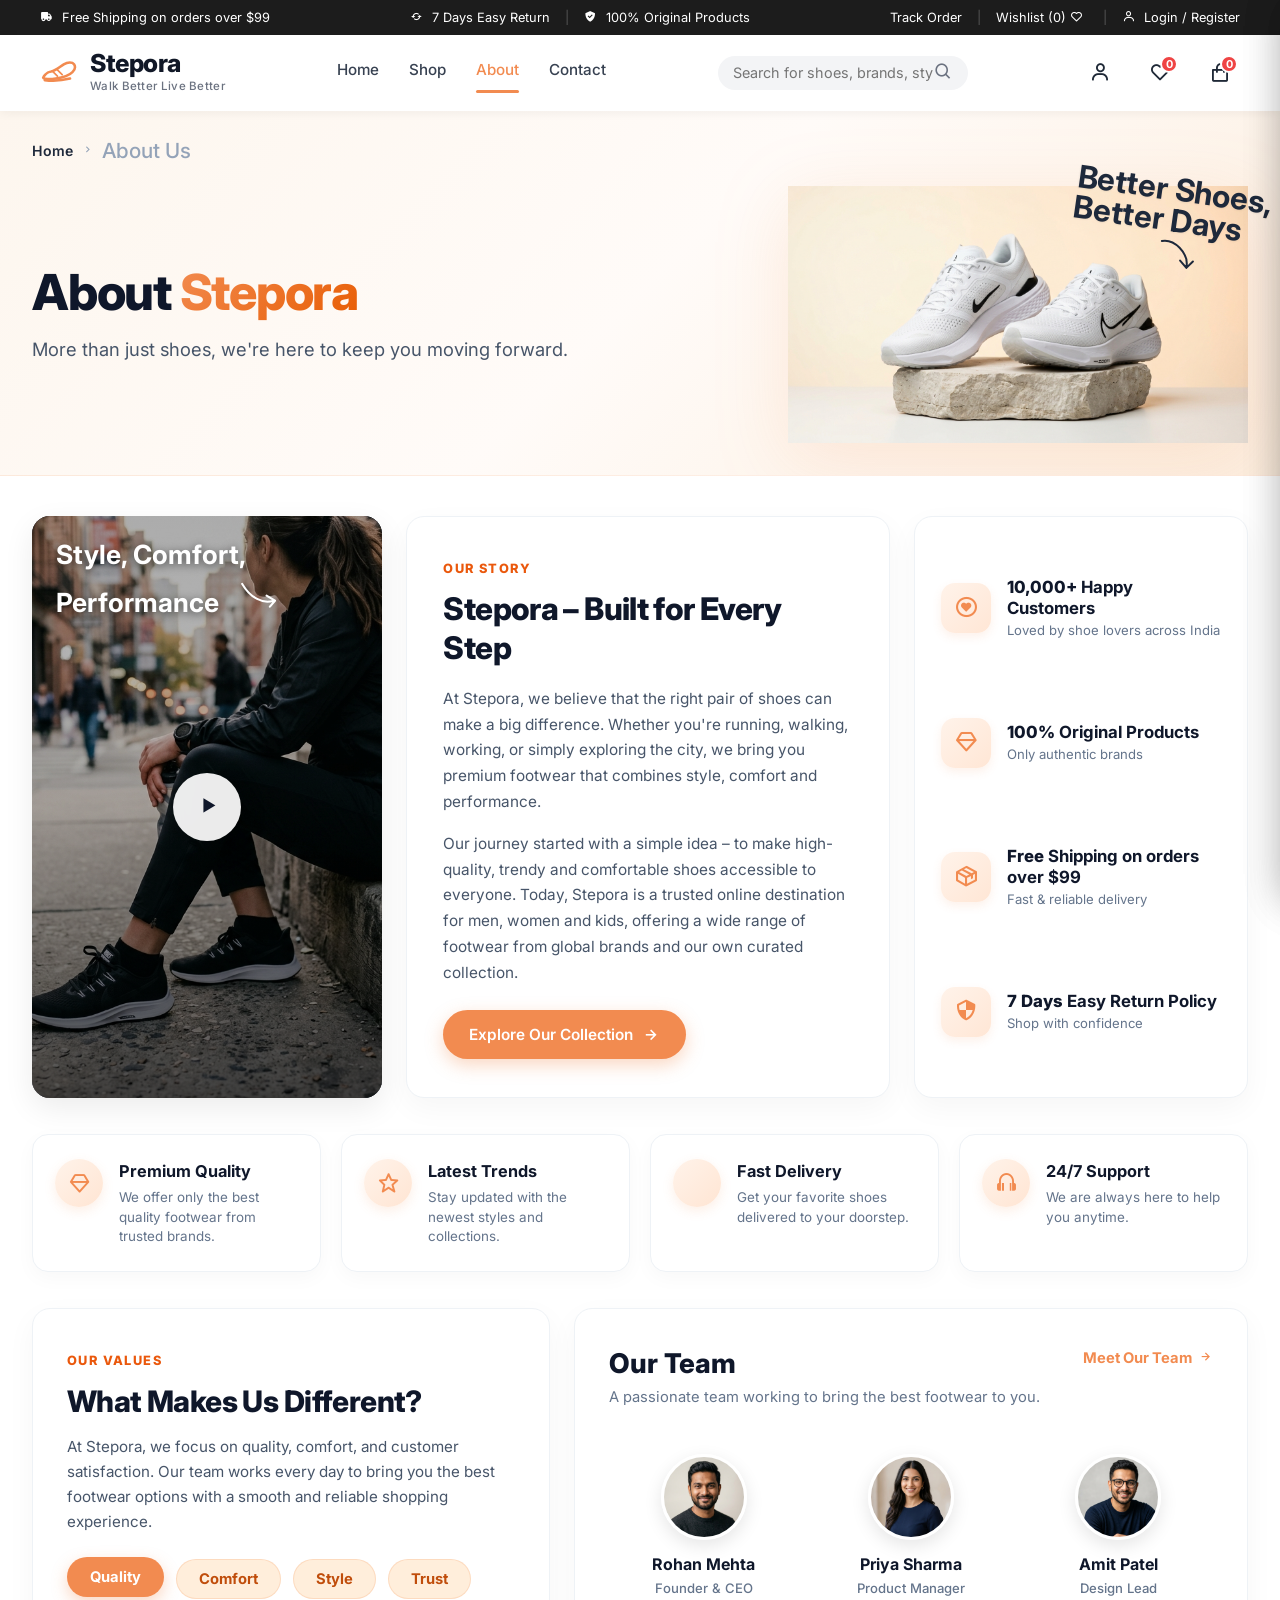
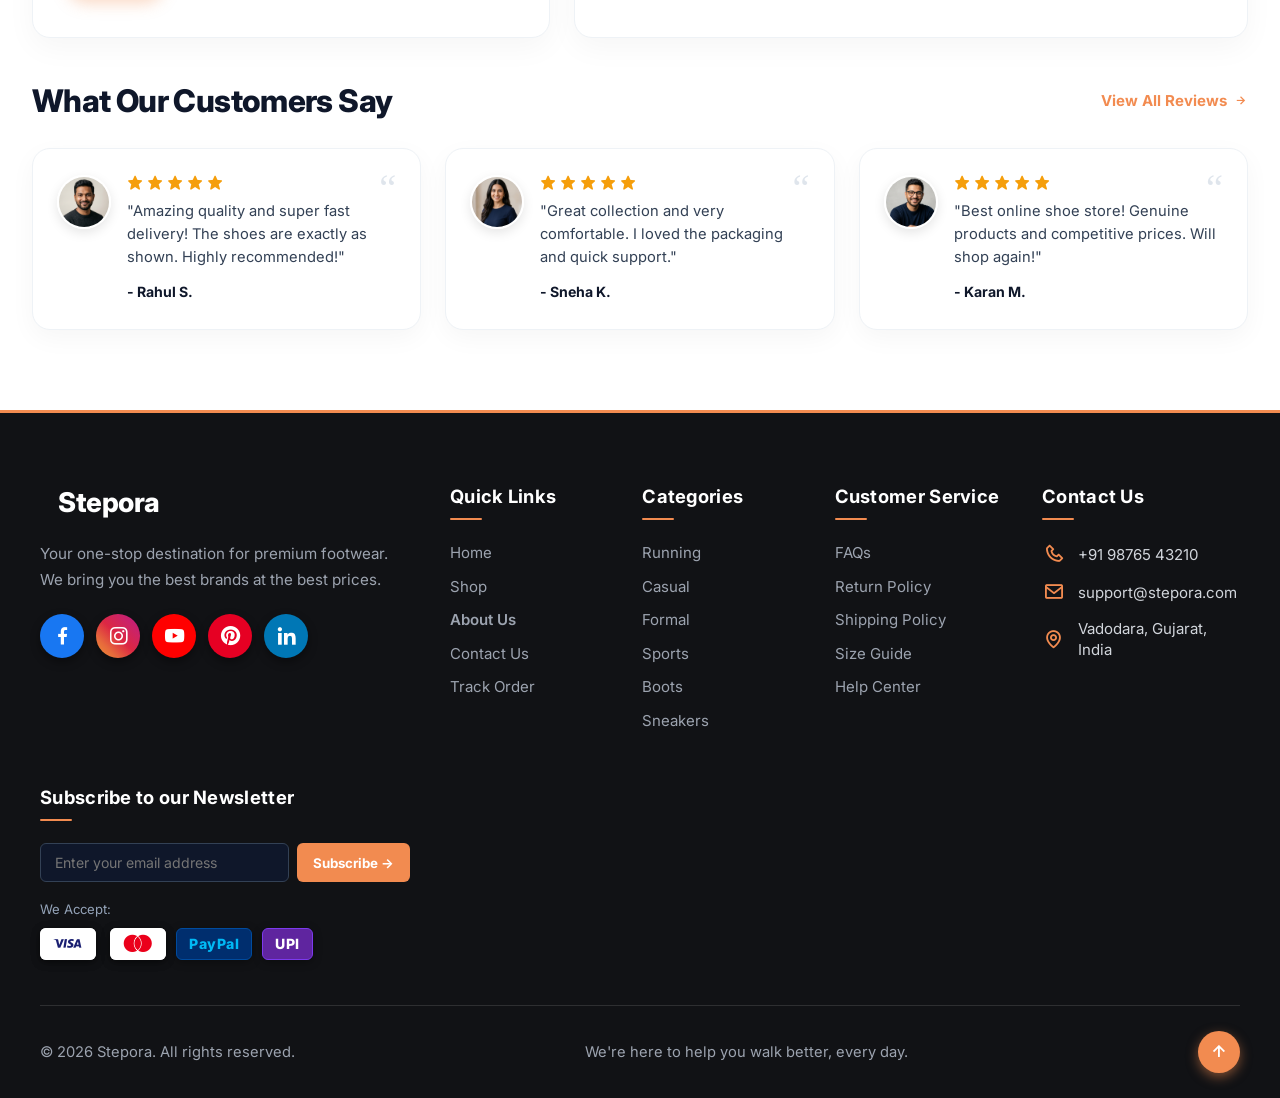
<file: about.html>
<!DOCTYPE html>
<html lang="en">
<head>
    <meta charset="UTF-8">
    <meta name="viewport" content="width=device-width, initial-scale=1.0">
    <title>About Us - Stepora Footwear</title>
    <link rel="stylesheet" href="style.css">
    <link rel="preconnect" href="https://fonts.googleapis.com">
    <link rel="preconnect" href="https://fonts.gstatic.com" crossorigin>
    <link href="https://fonts.googleapis.com/css2?family=Inter:wght@300;400;500;600;700;800&family=Caveat:wght@600;700&display=swap" rel="stylesheet">
    <!-- Boxicons for icons -->
    <link href="https://unpkg.com/boxicons@2.1.4/css/boxicons.min.css" rel="stylesheet">
</head>
<body>

    <!-- Topbar -->
    <div class="topbar">
        <div class="topbar-left">
            <span><i class='bx bxs-truck'></i> Free Shipping on orders over $99</span>
        </div>
        <div class="topbar-center">
            <span><i class='bx bx-refresh'></i> 7 Days Easy Return</span>
            <span class="separator">|</span>
            <span><i class='bx bxs-check-shield'></i> 100% Original Products</span>
        </div>
        <div class="topbar-right">
            <a href="javascript:void(0)">Track Order</a>
            <span class="separator">|</span>
            <a href="shop.html?openWishlist=1">Wishlist (<span id="topWishlistCount">0</span>) <i class='bx bx-heart'></i></a>
            <span class="separator">|</span>
            <a href="javascript:void(0)"><i class='bx bx-user'></i> Login / Register</a>
        </div>
    </div>

    <!-- Header -->
    <header class="header">
        <div class="header-inner">
            <a href="index.html" class="logo">
                <div class="logo-mark">
                    <svg viewBox="0 0 48 32" width="38" height="26" fill="none" xmlns="http://www.w3.org/2000/svg">
                        <path d="M4 22C4 22 7 15 14 14C20 13 25 8 30 5C35 2 41 2 43 5C45 8 44 12 41 15C36 20 28 22 20 23C13 24 5 24 4 22Z" stroke="#f28b50" stroke-width="3.2" stroke-linecap="round" stroke-linejoin="round"/>
                        <path d="M6 25C14 26 26 26 38 23" stroke="#f28b50" stroke-width="3.2" stroke-linecap="round"/>
                        <path d="M16 14L22 20" stroke="#f28b50" stroke-width="2.2" stroke-linecap="round"/>
                        <path d="M22 12L28 18" stroke="#f28b50" stroke-width="2.2" stroke-linecap="round"/>
                    </svg>
                </div>
                <div class="logo-text-group">
                    <span class="brand-name">Stepora</span>
                    <span class="brand-tagline">Walk Better Live Better</span>
                </div>
            </a>
            
            <nav class="nav-links">
                <a href="index.html">Home</a>
                <a href="shop.html">Shop</a>
                <a href="about.html" class="active">About</a>
                <a href="contact.html">Contact</a>
            </nav>
            
            <div class="search-bar">
                <input type="text" placeholder="Search for shoes, brands, styles...">
                <button type="button" aria-label="Search"><i class='bx bx-search'></i></button>
            </div>
            
            <div class="header-icons">
                <a href="javascript:void(0)" class="icon-link" title="My Account"><i class='bx bx-user'></i></a>
                <a href="shop.html?openWishlist=1" class="icon-link" title="Wishlist">
                    <i class='bx bx-heart'></i>
                    <span class="badge" id="headerWishlistBadge">0</span>
                </a>
                <a href="shop.html?openCart=1" class="icon-link" title="Shopping Cart">
                    <i class='bx bx-shopping-bag'></i>
                    <span class="badge" id="headerCartBadge">0</span>
                </a>
            </div>
        </div>
    </header>

    <!-- Main About Page Body -->
    <main class="about-page">

        <!-- Top Breadcrumb & Hero Banner -->
        <section class="about-banner-section">
            <div class="about-banner-container">
                <!-- Breadcrumbs -->
                <nav class="about-breadcrumb" aria-label="Breadcrumb">
                    <a href="index.html">Home</a>
                    <span class="separator"><i class='bx bx-chevron-right'></i></span>
                    <span class="current">About Us</span>
                </nav>

                <!-- Banner Header Content -->
                <div class="about-banner-content">
                    <div class="about-banner-text">
                        <h1 class="about-banner-title">About <span class="brand-accent">Stepora</span></h1>
                        <p class="about-banner-subtitle">More than just shoes, we're here to keep you moving forward.</p>
                    </div>
                    <div class="about-banner-visual">
                        <div class="about-banner-img-wrap">
                            <img src="images/about_banner_shoes.jpg" alt="Stepora Premium Sneakers on Pedestal" class="about-banner-img" loading="eager">
                            <!-- Handwritten Doodle Callout -->
                            <div class="about-doodle-badge" aria-hidden="true">
                                <span class="about-doodle-text">Better Shoes,<br>Better Days</span>
                                <svg class="about-doodle-arrow" viewBox="0 0 60 60" fill="none" xmlns="http://www.w3.org/2000/svg">
                                    <path d="M10 15 C 25 10, 45 25, 45 42 M 36 36 L 45 44 L 52 35" stroke="#1e293b" stroke-width="2.5" stroke-linecap="round" stroke-linejoin="round"/>
                                </svg>
                            </div>
                        </div>
                    </div>
                </div>
            </div>
        </section>

        <!-- Main Content Area -->
        <div class="about-main-wrapper">

            <!-- 1. Our Story 3-Card Grid -->
            <section class="about-story-grid">
                
                <!-- Left Card: Lifestyle Video / Photo Card -->
                <div class="about-video-card" id="aboutVideoTrigger">
                    <img src="images/about_story_runner.jpg" alt="Runner on Urban Ledge" class="about-video-bg" loading="lazy">
                    <div class="about-video-overlay"></div>
                    
                    <!-- Top Sticker Note -->
                    <div class="about-video-sticker" aria-hidden="true">
                        <span class="about-video-sticker-text">Style, Comfort,<br>Performance</span>
                        <svg width="42" height="36" viewBox="0 0 50 40" fill="none" style="margin-left: 15px; margin-top: 5px;">
                            <path d="M5 8 C 15 25, 30 32, 42 28 M 34 22 L 44 28 L 38 35" stroke="#ffffff" stroke-width="2.5" stroke-linecap="round" stroke-linejoin="round"/>
                        </svg>
                    </div>

                    <!-- Center Play Button -->
                    <button type="button" class="about-video-play-btn" id="aboutPlayBtn" aria-label="Watch Stepora Brand Video">
                        <i class='bx bx-play'></i>
                    </button>
                </div>

                <!-- Middle Card: Brand Story Text -->
                <div class="about-story-text-card">
                    <div>
                        <span class="about-badge-tag">OUR STORY</span>
                        <h2 class="about-story-heading">Stepora – Built for Every Step</h2>
                        <div class="about-story-paragraphs">
                            <p>At Stepora, we believe that the right pair of shoes can make a big difference. Whether you're running, walking, working, or simply exploring the city, we bring you premium footwear that combines style, comfort and performance.</p>
                            <p>Our journey started with a simple idea – to make high-quality, trendy and comfortable shoes accessible to everyone. Today, Stepora is a trusted online destination for men, women and kids, offering a wide range of footwear from global brands and our own curated collection.</p>
                        </div>
                    </div>
                    <a href="shop.html" class="about-story-cta-btn">
                        <span>Explore Our Collection</span>
                        <i class='bx bx-right-arrow-alt'></i>
                    </a>
                </div>

                <!-- Right Card: Metric Numbers & Guarantees -->
                <div class="about-stats-card">
                    <!-- Metric 1 -->
                    <div class="about-stat-row">
                        <div class="about-stat-icon-wrap">
                            <i class='bx bx-heart-circle'></i>
                        </div>
                        <div class="about-stat-info">
                            <div class="about-stat-heading">
                                <span class="stat-num" data-target="10000" data-suffix="+">10,000+</span> Happy Customers
                            </div>
                            <span class="about-stat-desc">Loved by shoe lovers across India</span>
                        </div>
                    </div>

                    <!-- Metric 2 -->
                    <div class="about-stat-row">
                        <div class="about-stat-icon-wrap">
                            <i class='bx bx-diamond'></i>
                        </div>
                        <div class="about-stat-info">
                            <div class="about-stat-heading">
                                <span class="stat-num" data-target="100" data-suffix="%">100%</span> Original Products
                            </div>
                            <span class="about-stat-desc">Only authentic brands</span>
                        </div>
                    </div>

                    <!-- Metric 3 -->
                    <div class="about-stat-row">
                        <div class="about-stat-icon-wrap">
                            <i class='bx bx-package'></i>
                        </div>
                        <div class="about-stat-info">
                            <div class="about-stat-heading">
                                <span class="stat-num">Free</span> Shipping on orders over $99
                            </div>
                            <span class="about-stat-desc">Fast &amp; reliable delivery</span>
                        </div>
                    </div>

                    <!-- Metric 4 -->
                    <div class="about-stat-row">
                        <div class="about-stat-icon-wrap">
                            <i class='bx bx-shield-quarter'></i>
                        </div>
                        <div class="about-stat-info">
                            <div class="about-stat-heading">
                                <span class="stat-num" data-target="7" data-suffix=" Days">7 Days</span> Easy Return Policy
                            </div>
                            <span class="about-stat-desc">Shop with confidence</span>
                        </div>
                    </div>
                </div>

            </section>

            <!-- 2. Features Row (4 Pillars) -->
            <section class="about-features-row">
                <div class="about-feature-box">
                    <div class="about-feature-icon">
                        <i class='bx bx-diamond'></i>
                    </div>
                    <div class="about-feature-details">
                        <h4>Premium Quality</h4>
                        <p>We offer only the best quality footwear from trusted brands.</p>
                    </div>
                </div>

                <div class="about-feature-box">
                    <div class="about-feature-icon">
                        <i class='bx bx-star'></i>
                    </div>
                    <div class="about-feature-details">
                        <h4>Latest Trends</h4>
                        <p>Stay updated with the newest styles and collections.</p>
                    </div>
                </div>

                <div class="about-feature-box">
                    <div class="about-feature-icon">
                        <i class='bx bx-truck'></i>
                    </div>
                    <div class="about-feature-details">
                        <h4>Fast Delivery</h4>
                        <p>Get your favorite shoes delivered to your doorstep.</p>
                    </div>
                </div>

                <div class="about-feature-box">
                    <div class="about-feature-icon">
                        <i class='bx bx-headphone'></i>
                    </div>
                    <div class="about-feature-details">
                        <h4>24/7 Support</h4>
                        <p>We are always here to help you anytime.</p>
                    </div>
                </div>
            </section>

            <!-- 3. Values & Team Section (2 Columns) -->
            <section class="about-values-team-grid">
                
                <!-- Left: Values Box -->
                <div class="about-values-card">
                    <div>
                        <span class="about-badge-tag">OUR VALUES</span>
                        <h3 class="about-values-title">What Makes Us Different?</h3>
                        <p class="about-values-desc">At Stepora, we focus on quality, comfort, and customer satisfaction. Our team works every day to bring you the best footwear options with a smooth and reliable shopping experience.</p>
                    </div>
                    <div class="about-values-pills">
                        <span class="value-pill active" title="Top-grade materials and durability">Quality</span>
                        <span class="value-pill" title="Ergonomic support engineered for all-day wear">Comfort</span>
                        <span class="value-pill" title="Modern, trend-forward silhouettes">Style</span>
                        <span class="value-pill" title="100% authentic brands and guaranteed service">Trust</span>
                    </div>
                </div>

                <!-- Right: Team Box -->
                <div class="about-team-card" id="team">
                    <div class="about-team-header">
                        <div>
                            <h3>Our Team</h3>
                            <p>A passionate team working to bring the best footwear to you.</p>
                        </div>
                        <a href="javascript:void(0)" class="meet-team-link">Meet Our Team <i class='bx bx-right-arrow-alt'></i></a>
                    </div>

                    <div class="about-team-members">
                        <!-- Member 1: Rohan Mehta -->
                        <div class="team-member-item">
                            <div class="team-member-avatar-wrap">
                                <img src="images/team_rohan.jpg" alt="Rohan Mehta - Founder & CEO" class="team-member-avatar" loading="lazy">
                            </div>
                            <h4 class="team-member-name">Rohan Mehta</h4>
                            <span class="team-member-role">Founder &amp; CEO</span>
                        </div>

                        <!-- Member 2: Priya Sharma -->
                        <div class="team-member-item">
                            <div class="team-member-avatar-wrap">
                                <img src="images/team_priya.jpg" alt="Priya Sharma - Product Manager" class="team-member-avatar" loading="lazy">
                            </div>
                            <h4 class="team-member-name">Priya Sharma</h4>
                            <span class="team-member-role">Product Manager</span>
                        </div>

                        <!-- Member 3: Amit Patel -->
                        <div class="team-member-item">
                            <div class="team-member-avatar-wrap">
                                <img src="images/team_amit.jpg" alt="Amit Patel - Design Lead" class="team-member-avatar" loading="lazy">
                            </div>
                            <h4 class="team-member-name">Amit Patel</h4>
                            <span class="team-member-role">Design Lead</span>
                        </div>
                    </div>
                </div>

            </section>

            <!-- 4. What Our Customers Say (Testimonials) -->
            <section class="about-testimonials-section" id="reviews">
                <div class="about-testimonials-header">
                    <h2>What Our Customers Say</h2>
                    <a href="shop.html" class="view-all-reviews-link">View All Reviews <i class='bx bx-right-arrow-alt'></i></a>
                </div>

                <div class="about-testimonials-grid">
                    <!-- Testimonial 1 -->
                    <div class="testimonial-card-item">
                        <img src="images/customer_rahul.jpg" alt="Rahul S." class="testimonial-avatar" loading="lazy">
                        <div class="testimonial-content">
                            <span class="testimonial-quote-icon">“</span>
                            <div class="testimonial-stars" aria-label="5 out of 5 stars">
                                <i class='bx bxs-star'></i><i class='bx bxs-star'></i><i class='bx bxs-star'></i><i class='bx bxs-star'></i><i class='bx bxs-star'></i>
                            </div>
                            <p class="testimonial-text">"Amazing quality and super fast delivery! The shoes are exactly as shown. Highly recommended!"</p>
                            <span class="testimonial-author">- Rahul S.</span>
                        </div>
                    </div>

                    <!-- Testimonial 2 -->
                    <div class="testimonial-card-item">
                        <img src="images/customer_sneha.jpg" alt="Sneha K." class="testimonial-avatar" loading="lazy">
                        <div class="testimonial-content">
                            <span class="testimonial-quote-icon">“</span>
                            <div class="testimonial-stars" aria-label="5 out of 5 stars">
                                <i class='bx bxs-star'></i><i class='bx bxs-star'></i><i class='bx bxs-star'></i><i class='bx bxs-star'></i><i class='bx bxs-star'></i>
                            </div>
                            <p class="testimonial-text">"Great collection and very comfortable. I loved the packaging and quick support."</p>
                            <span class="testimonial-author">- Sneha K.</span>
                        </div>
                    </div>

                    <!-- Testimonial 3 -->
                    <div class="testimonial-card-item">
                        <img src="images/customer_karan.jpg" alt="Karan M." class="testimonial-avatar" loading="lazy">
                        <div class="testimonial-content">
                            <span class="testimonial-quote-icon">“</span>
                            <div class="testimonial-stars" aria-label="5 out of 5 stars">
                                <i class='bx bxs-star'></i><i class='bx bxs-star'></i><i class='bx bxs-star'></i><i class='bx bxs-star'></i><i class='bx bxs-star'></i>
                            </div>
                            <p class="testimonial-text">"Best online shoe store! Genuine products and competitive prices. Will shop again!"</p>
                            <span class="testimonial-author">- Karan M.</span>
                        </div>
                    </div>
                </div>
            </section>

        </div>
    </main>

    <!-- Interactive Brand Video Modal Lightbox -->
    <div class="about-video-modal" id="aboutVideoModal" role="dialog" aria-modal="true" aria-label="Stepora Story Video">
        <div class="about-video-modal-dialog">
            <button type="button" class="about-video-close-btn" id="aboutCloseVideoBtn" aria-label="Close Video">
                <i class='bx bx-x'></i>
            </button>
            <div class="about-video-player-container">
                <iframe id="aboutVideoElem" src="https://www.youtube-nocookie.com/embed/gXfLl342yik?autoplay=0&enablejsapi=1&rel=0" title="Stepora Story" allow="accelerometer; autoplay; clipboard-write; encrypted-media; gyroscope; picture-in-picture" allowfullscreen></iframe>
            </div>
        </div>
    </div>

    <!-- Stepora Dark Footer -->
    <footer class="footer">
        <div class="footer-container">
            <div class="footer-col">
                <div class="logo white">
                    <i class='bx bxs-shoe' style="font-size: 2.2rem; color: #f28b50;"></i>
                    <span style="font-weight: 800; font-size: 1.6rem; margin-left: 0.5rem; color: #ffffff;">Stepora</span>
                </div>
                <p>Your one-stop destination for premium footwear. We bring you the best brands at the best prices.</p>
                <div class="social-links">
                    <a href="#" class="social-btn facebook" title="Facebook" aria-label="Facebook"><i class='bx bxl-facebook'></i></a>
                    <a href="#" class="social-btn instagram" title="Instagram" aria-label="Instagram"><i class='bx bxl-instagram'></i></a>
                    <a href="#" class="social-btn youtube" title="YouTube" aria-label="YouTube"><i class='bx bxl-youtube'></i></a>
                    <a href="#" class="social-btn pinterest" title="Pinterest" aria-label="Pinterest"><i class='bx bxl-pinterest'></i></a>
                    <a href="#" class="social-btn linkedin" title="LinkedIn" aria-label="LinkedIn"><i class='bx bxl-linkedin'></i></a>
                </div>
            </div>
            
            <div class="footer-col">
                <h4>Quick Links</h4>
                <a href="index.html">Home</a>
                <a href="shop.html">Shop</a>
                <a href="about.html" style="color: #f28b50; font-weight: 600;">About Us</a>
                <a href="index.html#contact">Contact Us</a>
                <a href="javascript:void(0)">Track Order</a>
            </div>
            
            <div class="footer-col">
                <h4>Categories</h4>
                <a href="shop.html?category=Running">Running</a>
                <a href="shop.html?category=Casual">Casual</a>
                <a href="shop.html?category=Formal">Formal</a>
                <a href="shop.html?category=Sports">Sports</a>
                <a href="shop.html?category=Boots">Boots</a>
                <a href="shop.html?category=Sneakers">Sneakers</a>
            </div>
            
            <div class="footer-col">
                <h4>Customer Service</h4>
                <a href="javascript:void(0)">FAQs</a>
                <a href="javascript:void(0)">Return Policy</a>
                <a href="javascript:void(0)">Shipping Policy</a>
                <a href="javascript:void(0)">Size Guide</a>
                <a href="javascript:void(0)">Help Center</a>
            </div>
            
            <div class="footer-col">
                <h4>Contact Us</h4>
                <div class="contact-info">
                    <p><i class='bx bx-phone'></i> <span>+91 98765 43210</span></p>
                    <p><i class='bx bx-envelope'></i> <span>support@stepora.com</span></p>
                    <p><i class='bx bx-map'></i> <span>Vadodara, Gujarat, India</span></p>
                </div>
            </div>

            <div class="footer-col">
                <h4>Subscribe to our Newsletter</h4>
                <form id="newsletterForm" style="display: flex; gap: 8px; margin-top: 10px; margin-bottom: 18px;">
                    <input type="email" required placeholder="Enter your email address" style="padding: 10px 14px; border-radius: 6px; border: 1px solid #334155; background: #0f172a; color: #fff; font-size: 0.88rem; flex: 1;">
                    <button type="submit" style="background: #f28b50; color: #fff; border: none; padding: 10px 16px; border-radius: 6px; font-weight: 700; cursor: pointer; white-space: nowrap;">Subscribe &rarr;</button>
                </form>
                <div style="font-size: 0.82rem; color: #94a3b8; margin-bottom: 8px;">We Accept:</div>
                <div class="payment-methods" style="display: flex; gap: 8px; align-items: center; flex-wrap: wrap;">
                    <span class="pay-card visa" title="Visa"><i class='bx bxl-visa'></i></span>
                    <span class="pay-card mastercard" title="Mastercard"><i class='bx bxl-mastercard'></i></span>
                    <span class="pay-card paytm" title="Paytm">PayPal</span>
                    <span class="pay-card upi" title="UPI">UPI</span>
                </div>
            </div>
        </div>
        
        <div class="footer-bottom">
            <p class="copyright">&copy; 2026 Stepora. All rights reserved.</p>
            <p style="font-size: 0.82rem; color: #94a3b8; margin: 0;">We're here to help you walk better, every day.</p>
            <button class="back-to-top" id="backToTopBtn" title="Back to top" aria-label="Back to top"><i class='bx bx-up-arrow-alt'></i></button>
        </div>
    </footer>

    <script src="script.js"></script>
</body>
</html>
</file>
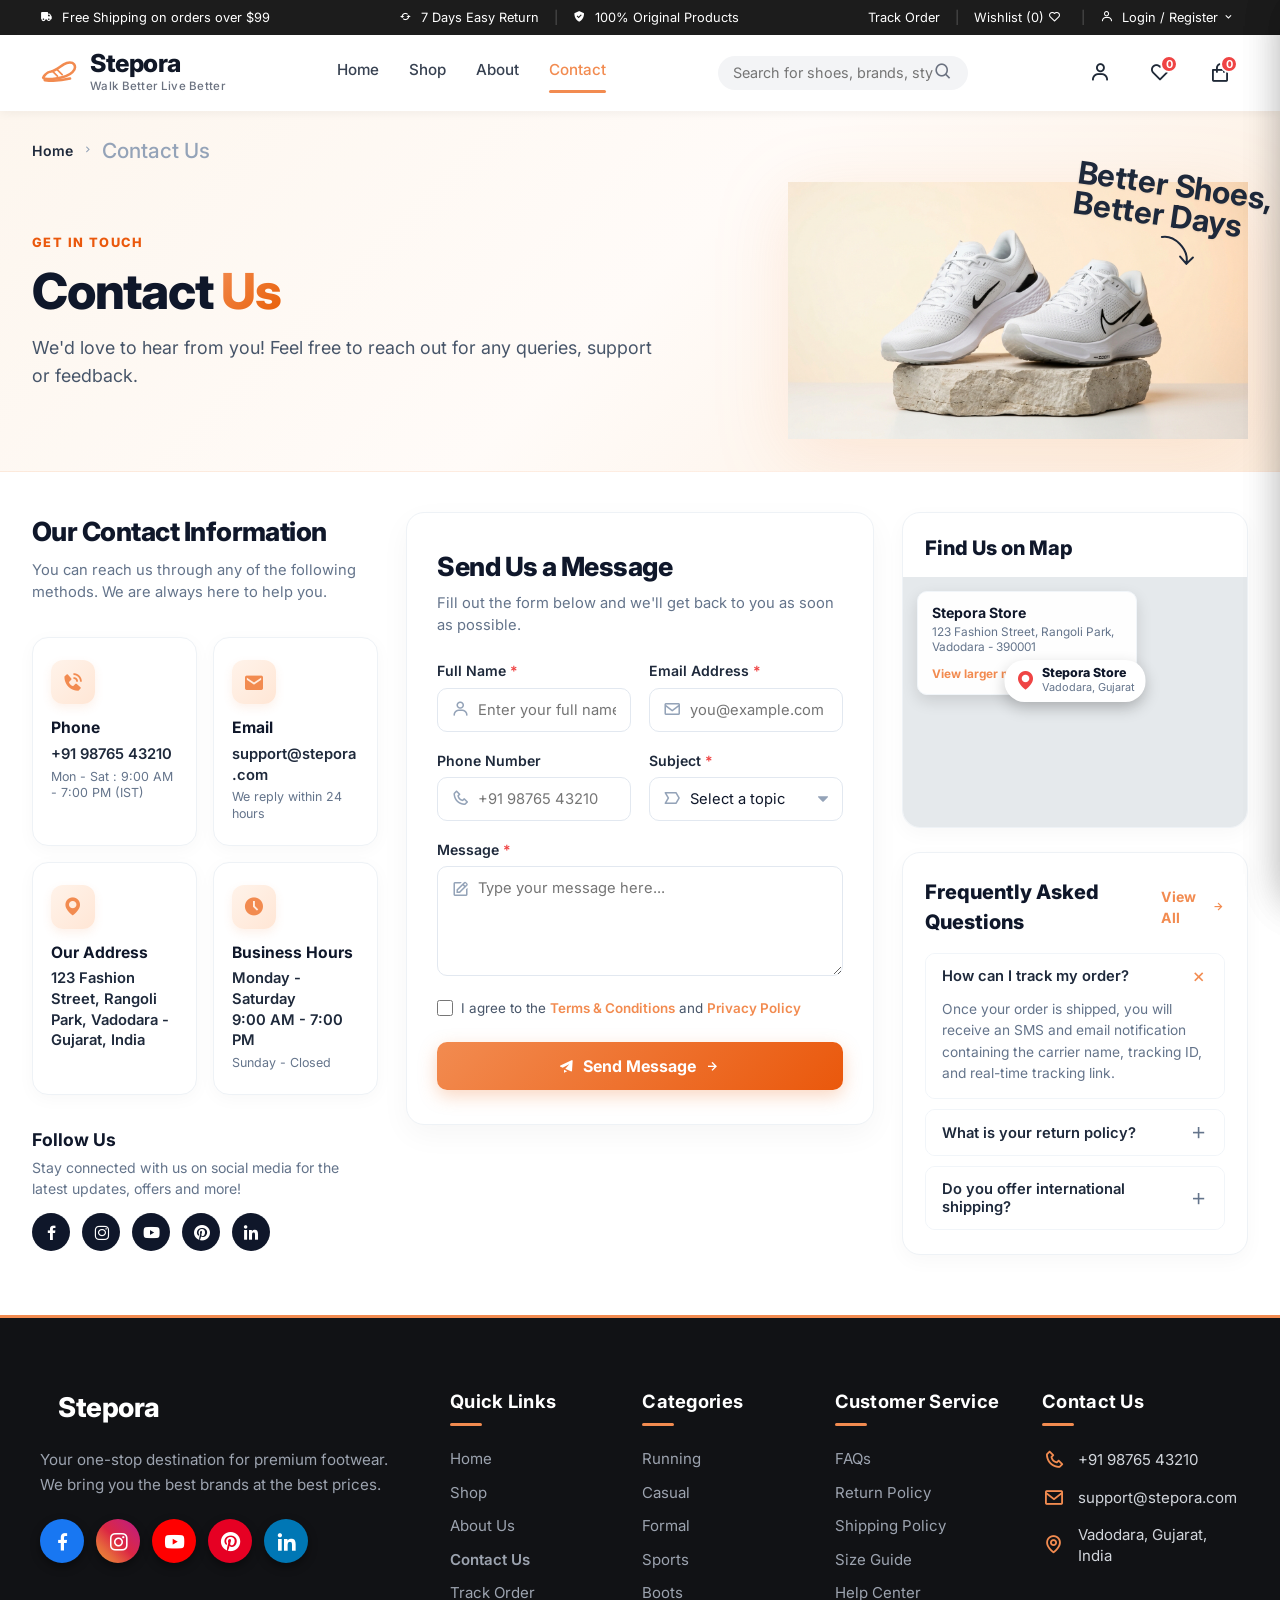
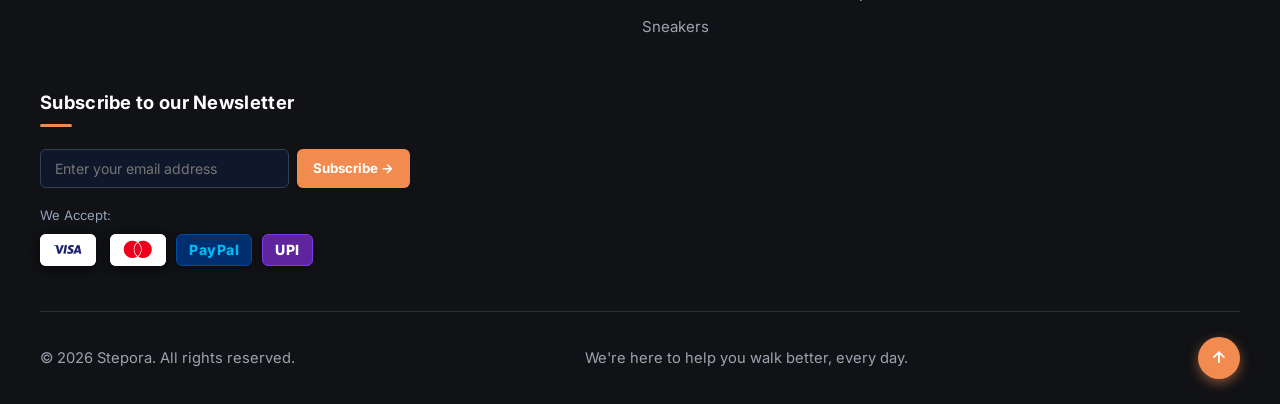
<file: contact.html>
<!DOCTYPE html>
<html lang="en">
<head>
    <meta charset="UTF-8">
    <meta name="viewport" content="width=device-width, initial-scale=1.0">
    <title>Contact Us - Stepora Footwear</title>
    <link rel="stylesheet" href="style.css">
    <link rel="preconnect" href="https://fonts.googleapis.com">
    <link rel="preconnect" href="https://fonts.gstatic.com" crossorigin>
    <link href="https://fonts.googleapis.com/css2?family=Inter:wght@300;400;500;600;700;800&family=Caveat:wght@600;700&display=swap" rel="stylesheet">
    <!-- Boxicons for icons -->
    <link href="https://unpkg.com/boxicons@2.1.4/css/boxicons.min.css" rel="stylesheet">
</head>
<body>

    <!-- Topbar -->
    <div class="topbar">
        <div class="topbar-left">
            <span><i class='bx bxs-truck'></i> Free Shipping on orders over $99</span>
        </div>
        <div class="topbar-center">
            <span><i class='bx bx-refresh'></i> 7 Days Easy Return</span>
            <span class="separator">|</span>
            <span><i class='bx bxs-check-shield'></i> 100% Original Products</span>
        </div>
        <div class="topbar-right">
            <a href="javascript:void(0)">Track Order</a>
            <span class="separator">|</span>
            <a href="shop.html?openWishlist=1">Wishlist (<span id="topWishlistCount">3</span>) <i class='bx bx-heart'></i></a>
            <span class="separator">|</span>
            <a href="javascript:void(0)"><i class='bx bx-user'></i> Login / Register <i class='bx bx-chevron-down'></i></a>
        </div>
    </div>

    <!-- Header -->
    <header class="header">
        <div class="header-inner">
            <a href="index.html" class="logo">
                <div class="logo-mark">
                    <svg viewBox="0 0 48 32" width="38" height="26" fill="none" xmlns="http://www.w3.org/2000/svg">
                        <path d="M4 22C4 22 7 15 14 14C20 13 25 8 30 5C35 2 41 2 43 5C45 8 44 12 41 15C36 20 28 22 20 23C13 24 5 24 4 22Z" stroke="#f28b50" stroke-width="3.2" stroke-linecap="round" stroke-linejoin="round"/>
                        <path d="M6 25C14 26 26 26 38 23" stroke="#f28b50" stroke-width="3.2" stroke-linecap="round"/>
                        <path d="M16 14L22 20" stroke="#f28b50" stroke-width="2.2" stroke-linecap="round"/>
                        <path d="M22 12L28 18" stroke="#f28b50" stroke-width="2.2" stroke-linecap="round"/>
                    </svg>
                </div>
                <div class="logo-text-group">
                    <span class="brand-name">Stepora</span>
                    <span class="brand-tagline">Walk Better Live Better</span>
                </div>
            </a>
            
            <nav class="nav-links">
                <a href="index.html">Home</a>
                <a href="shop.html">Shop</a>
                <a href="about.html">About</a>
                <a href="contact.html" class="active">Contact</a>
            </nav>
            
            <div class="search-bar">
                <input type="text" placeholder="Search for shoes, brands, styles...">
                <button type="button" aria-label="Search"><i class='bx bx-search'></i></button>
            </div>
            
            <div class="header-icons">
                <a href="javascript:void(0)" class="icon-link" title="My Account"><i class='bx bx-user'></i></a>
                <a href="shop.html?openWishlist=1" class="icon-link" title="Wishlist">
                    <i class='bx bx-heart'></i>
                    <span class="badge" id="headerWishlistBadge">3</span>
                </a>
                <a href="shop.html?openCart=1" class="icon-link" title="Shopping Cart">
                    <i class='bx bx-shopping-bag'></i>
                    <span class="badge" id="headerCartBadge">0</span>
                </a>
            </div>
        </div>
    </header>

    <!-- Main Contact Page Body -->
    <main class="contact-page">

        <!-- Top Breadcrumb & Hero Banner -->
        <section class="contact-banner-section">
            <div class="contact-banner-container">
                <!-- Breadcrumbs -->
                <nav class="contact-breadcrumb" aria-label="Breadcrumb">
                    <a href="index.html">Home</a>
                    <span class="separator"><i class='bx bx-chevron-right'></i></span>
                    <span class="current">Contact Us</span>
                </nav>

                <!-- Banner Header Content -->
                <div class="contact-banner-content">
                    <div class="contact-banner-text">
                        <span class="contact-badge-tag">GET IN TOUCH</span>
                        <h1 class="contact-banner-title">Contact <span class="brand-accent">Us</span></h1>
                        <p class="contact-banner-subtitle">We'd love to hear from you! Feel free to reach out for any queries, support or feedback.</p>
                    </div>
                    <div class="contact-banner-visual">
                        <div class="about-banner-img-wrap">
                            <img src="images/about_banner_shoes.jpg" alt="Stepora Premium Sneakers on Pedestal" class="about-banner-img" loading="eager">
                            <!-- Handwritten Doodle Callout -->
                            <div class="about-doodle-badge" aria-hidden="true">
                                <span class="about-doodle-text">Better Shoes,<br>Better Days</span>
                                <svg class="about-doodle-arrow" viewBox="0 0 60 60" fill="none" xmlns="http://www.w3.org/2000/svg">
                                    <path d="M10 15 C 25 10, 45 25, 45 42 M 36 36 L 45 44 L 52 35" stroke="#1e293b" stroke-width="2.5" stroke-linecap="round" stroke-linejoin="round"/>
                                </svg>
                            </div>
                        </div>
                    </div>
                </div>
            </div>
        </section>

        <!-- Main Content Area: 3-Column Layout -->
        <div class="contact-main-wrapper">
            <div class="contact-layout-grid">

                <!-- Column 1: Our Contact Information -->
                <div class="contact-info-col">
                    <div class="contact-section-header">
                        <h2>Our Contact Information</h2>
                        <p>You can reach us through any of the following methods. We are always here to help you.</p>
                    </div>

                    <!-- 4 Info Cards Grid -->
                    <div class="contact-cards-grid">
                        <!-- Phone Card -->
                        <div class="contact-info-box">
                            <div class="contact-box-icon">
                                <i class='bx bxs-phone-call'></i>
                            </div>
                            <div class="contact-box-content">
                                <h4>Phone</h4>
                                <div class="contact-box-main">+91 98765 43210</div>
                                <div class="contact-box-sub">Mon - Sat : 9:00 AM - 7:00 PM (IST)</div>
                            </div>
                        </div>

                        <!-- Email Card -->
                        <div class="contact-info-box">
                            <div class="contact-box-icon">
                                <i class='bx bxs-envelope'></i>
                            </div>
                            <div class="contact-box-content">
                                <h4>Email</h4>
                                <div class="contact-box-main">support@stepora.com</div>
                                <div class="contact-box-sub">We reply within 24 hours</div>
                            </div>
                        </div>

                        <!-- Address Card -->
                        <div class="contact-info-box">
                            <div class="contact-box-icon">
                                <i class='bx bxs-map'></i>
                            </div>
                            <div class="contact-box-content">
                                <h4>Our Address</h4>
                                <div class="contact-box-main">123 Fashion Street, Rangoli Park, Vadodara - Gujarat, India</div>
                            </div>
                        </div>

                        <!-- Business Hours Card -->
                        <div class="contact-info-box">
                            <div class="contact-box-icon">
                                <i class='bx bxs-time-five'></i>
                            </div>
                            <div class="contact-box-content">
                                <h4>Business Hours</h4>
                                <div class="contact-box-main">Monday - Saturday<br>9:00 AM - 7:00 PM</div>
                                <div class="contact-box-sub">Sunday - Closed</div>
                            </div>
                        </div>
                    </div>

                    <!-- Follow Us Section -->
                    <div class="contact-follow-section">
                        <h4>Follow Us</h4>
                        <p>Stay connected with us on social media for the latest updates, offers and more!</p>
                        <div class="contact-social-icons">
                            <a href="#" class="contact-social-btn" title="Facebook" aria-label="Facebook"><i class='bx bxl-facebook'></i></a>
                            <a href="#" class="contact-social-btn" title="Instagram" aria-label="Instagram"><i class='bx bxl-instagram'></i></a>
                            <a href="#" class="contact-social-btn" title="YouTube" aria-label="YouTube"><i class='bx bxl-youtube'></i></a>
                            <a href="#" class="contact-social-btn" title="Pinterest" aria-label="Pinterest"><i class='bx bxl-pinterest'></i></a>
                            <a href="#" class="contact-social-btn" title="LinkedIn" aria-label="LinkedIn"><i class='bx bxl-linkedin'></i></a>
                        </div>
                    </div>
                </div>

                <!-- Column 2: Send Us a Message (Form Card) -->
                <div class="contact-form-card">
                    <div class="contact-form-header">
                        <h2>Send Us a Message</h2>
                        <p>Fill out the form below and we'll get back to you as soon as possible.</p>
                    </div>

                    <form id="contactMessageForm" class="contact-form-inner" novalidate>
                        <!-- Row 1: Full Name & Email Address -->
                        <div class="contact-form-row">
                            <div class="form-field-group">
                                <label for="contactName" class="form-label">Full Name <span class="required-star">*</span></label>
                                <div class="form-input-wrap">
                                    <i class='bx bx-user'></i>
                                    <input type="text" id="contactName" name="name" required placeholder="Enter your full name">
                                </div>
                            </div>

                            <div class="form-field-group">
                                <label for="contactEmail" class="form-label">Email Address <span class="required-star">*</span></label>
                                <div class="form-input-wrap">
                                    <i class='bx bx-envelope'></i>
                                    <input type="email" id="contactEmail" name="email" required placeholder="you@example.com">
                                </div>
                            </div>
                        </div>

                        <!-- Row 2: Phone Number & Subject Topic -->
                        <div class="contact-form-row">
                            <div class="form-field-group">
                                <label for="contactPhone" class="form-label">Phone Number</label>
                                <div class="form-input-wrap">
                                    <i class='bx bx-phone'></i>
                                    <input type="tel" id="contactPhone" name="phone" placeholder="+91 98765 43210">
                                </div>
                            </div>

                            <div class="form-field-group">
                                <label for="contactSubject" class="form-label">Subject <span class="required-star">*</span></label>
                                <div class="form-input-wrap">
                                    <i class='bx bx-tag-alt'></i>
                                    <select id="contactSubject" name="subject" required>
                                        <option value="" disabled selected>Select a topic</option>
                                        <option value="order">Order Status &amp; Tracking</option>
                                        <option value="product">Product Inquiry &amp; Sizing</option>
                                        <option value="returns">Returns, Refund &amp; Exchange</option>
                                        <option value="feedback">General Feedback &amp; Suggestions</option>
                                    </select>
                                </div>
                            </div>
                        </div>

                        <!-- Row 3: Message Textarea -->
                        <div class="form-field-group">
                            <label for="contactMessage" class="form-label">Message <span class="required-star">*</span></label>
                            <div class="form-input-wrap">
                                <i class='bx bx-edit' style="top: 14px;"></i>
                                <textarea id="contactMessage" name="message" required placeholder="Type your message here..."></textarea>
                            </div>
                        </div>

                        <!-- Agreement Checkbox -->
                        <div class="form-agree-wrap">
                            <input type="checkbox" id="contactAgree" required>
                            <label for="contactAgree">I agree to the <a href="javascript:void(0)">Terms &amp; Conditions</a> and <a href="javascript:void(0)">Privacy Policy</a></label>
                        </div>

                        <!-- Submit Button -->
                        <button type="submit" class="btn-send-message">
                            <i class='bx bxs-paper-plane'></i>
                            <span>Send Message</span>
                            <i class='bx bx-right-arrow-alt'></i>
                        </button>
                    </form>
                </div>

                <!-- Column 3: Find Us on Map & FAQs -->
                <div class="contact-side-col">
                    
                    <!-- Map Card -->
                    <div class="contact-map-box">
                        <div class="contact-map-header">
                            <h3>Find Us on Map</h3>
                        </div>
                        <div class="contact-map-canvas">
                            <!-- Interactive Google Map Embed centered on Vadodara -->
                            <iframe 
                                class="contact-map-iframe" 
                                src="https://www.google.com/maps/embed?pb=!1m18!1m12!1m3!1d118147.68202029323!2d73.10304603417969!3d22.322102600000003!2m3!1f0!2f0!3f0!3m2!1i1024!2i768!4f13.1!3m3!1m2!1s0x395fc8ab91a3ddab%3A0xac39d3bfe1473fb8!2sVadodara%2C%20Gujarat!5e0!3m2!1sen!2sin!4v1700000000000!5m2!1sen!2sin" 
                                allowfullscreen="" 
                                loading="lazy" 
                                referrerpolicy="no-referrer-when-downgrade" 
                                title="Stepora Store Location Map">
                            </iframe>
                            
                            <!-- Floating Store Badge Matching Mockup -->
                            <div class="map-store-badge">
                                <h5>Stepora Store</h5>
                                <p>123 Fashion Street, Rangoli Park, Vadodara - 390001</p>
                                <a href="https://maps.google.com/?q=Vadodara+Gujarat" target="_blank" rel="noopener">View larger map &rarr;</a>
                            </div>

                            <!-- Marker Overlay -->
                            <div class="map-center-pin" aria-hidden="true">
                                <i class='bx bxs-map'></i>
                                <div class="map-pin-label">
                                    <span class="map-pin-name">Stepora Store</span>
                                    <span class="map-pin-sub">Vadodara, Gujarat</span>
                                </div>
                            </div>
                        </div>
                    </div>

                    <!-- Frequently Asked Questions -->
                    <div class="contact-faq-box">
                        <div class="contact-faq-header">
                            <h3>Frequently Asked Questions</h3>
                            <a href="javascript:void(0)" class="faq-view-all">View All <i class='bx bx-right-arrow-alt'></i></a>
                        </div>

                        <div class="faq-accordion-list">
                            <!-- Question 1 -->
                            <div class="faq-item active">
                                <button type="button" class="faq-question-btn" aria-expanded="true">
                                    <span>How can I track my order?</span>
                                    <i class='bx bx-plus faq-icon-indicator'></i>
                                </button>
                                <div class="faq-answer-pane" style="max-height: 120px;">
                                    <div class="faq-answer-inner">
                                        Once your order is shipped, you will receive an SMS and email notification containing the carrier name, tracking ID, and real-time tracking link.
                                    </div>
                                </div>
                            </div>

                            <!-- Question 2 -->
                            <div class="faq-item">
                                <button type="button" class="faq-question-btn" aria-expanded="false">
                                    <span>What is your return policy?</span>
                                    <i class='bx bx-plus faq-icon-indicator'></i>
                                </button>
                                <div class="faq-answer-pane">
                                    <div class="faq-answer-inner">
                                        We offer a hassle-free 7-day return and exchange policy on all unworn footwear in its original shoe box with packaging intact.
                                    </div>
                                </div>
                            </div>

                            <!-- Question 3 -->
                            <div class="faq-item">
                                <button type="button" class="faq-question-btn" aria-expanded="false">
                                    <span>Do you offer international shipping?</span>
                                    <i class='bx bx-plus faq-icon-indicator'></i>
                                </button>
                                <div class="faq-answer-pane">
                                    <div class="faq-answer-inner">
                                        Yes, Stepora ships to over 50+ countries worldwide with express courier partners and full transit insurance.
                                    </div>
                                </div>
                            </div>
                        </div>
                    </div>

                </div>

            </div>
        </div>
    </main>

    <!-- Stepora Dark Footer -->
    <footer class="footer">
        <div class="footer-container">
            <div class="footer-col">
                <div class="logo white">
                    <i class='bx bxs-shoe' style="font-size: 2.2rem; color: #f28b50;"></i>
                    <span style="font-weight: 800; font-size: 1.6rem; margin-left: 0.5rem; color: #ffffff;">Stepora</span>
                </div>
                <p>Your one-stop destination for premium footwear. We bring you the best brands at the best prices.</p>
                <div class="social-links">
                    <a href="#" class="social-btn facebook" title="Facebook" aria-label="Facebook"><i class='bx bxl-facebook'></i></a>
                    <a href="#" class="social-btn instagram" title="Instagram" aria-label="Instagram"><i class='bx bxl-instagram'></i></a>
                    <a href="#" class="social-btn youtube" title="YouTube" aria-label="YouTube"><i class='bx bxl-youtube'></i></a>
                    <a href="#" class="social-btn pinterest" title="Pinterest" aria-label="Pinterest"><i class='bx bxl-pinterest'></i></a>
                    <a href="#" class="social-btn linkedin" title="LinkedIn" aria-label="LinkedIn"><i class='bx bxl-linkedin'></i></a>
                </div>
            </div>
            
            <div class="footer-col">
                <h4>Quick Links</h4>
                <a href="index.html">Home</a>
                <a href="shop.html">Shop</a>
                <a href="about.html">About Us</a>
                <a href="contact.html" style="color: #f28b50; font-weight: 600;">Contact Us</a>
                <a href="javascript:void(0)">Track Order</a>
            </div>
            
            <div class="footer-col">
                <h4>Categories</h4>
                <a href="shop.html?category=Running">Running</a>
                <a href="shop.html?category=Casual">Casual</a>
                <a href="shop.html?category=Formal">Formal</a>
                <a href="shop.html?category=Sports">Sports</a>
                <a href="shop.html?category=Boots">Boots</a>
                <a href="shop.html?category=Sneakers">Sneakers</a>
            </div>
            
            <div class="footer-col">
                <h4>Customer Service</h4>
                <a href="javascript:void(0)">FAQs</a>
                <a href="javascript:void(0)">Return Policy</a>
                <a href="javascript:void(0)">Shipping Policy</a>
                <a href="javascript:void(0)">Size Guide</a>
                <a href="javascript:void(0)">Help Center</a>
            </div>
            
            <div class="footer-col">
                <h4>Contact Us</h4>
                <div class="contact-info">
                    <p><i class='bx bx-phone'></i> <span>+91 98765 43210</span></p>
                    <p><i class='bx bx-envelope'></i> <span>support@stepora.com</span></p>
                    <p><i class='bx bx-map'></i> <span>Vadodara, Gujarat, India</span></p>
                </div>
            </div>

            <div class="footer-col">
                <h4>Subscribe to our Newsletter</h4>
                <form id="newsletterForm" style="display: flex; gap: 8px; margin-top: 10px; margin-bottom: 18px;">
                    <input type="email" required placeholder="Enter your email address" style="padding: 10px 14px; border-radius: 6px; border: 1px solid #334155; background: #0f172a; color: #fff; font-size: 0.88rem; flex: 1;">
                    <button type="submit" style="background: #f28b50; color: #fff; border: none; padding: 10px 16px; border-radius: 6px; font-weight: 700; cursor: pointer; white-space: nowrap;">Subscribe &rarr;</button>
                </form>
                <div style="font-size: 0.82rem; color: #94a3b8; margin-bottom: 8px;">We Accept:</div>
                <div class="payment-methods" style="display: flex; gap: 8px; align-items: center; flex-wrap: wrap;">
                    <span class="pay-card visa" title="Visa"><i class='bx bxl-visa'></i></span>
                    <span class="pay-card mastercard" title="Mastercard"><i class='bx bxl-mastercard'></i></span>
                    <span class="pay-card paytm" title="Paytm">PayPal</span>
                    <span class="pay-card upi" title="UPI">UPI</span>
                </div>
            </div>
        </div>
        
        <div class="footer-bottom">
            <p class="copyright">&copy; 2026 Stepora. All rights reserved.</p>
            <p style="font-size: 0.82rem; color: #94a3b8; margin: 0;">We're here to help you walk better, every day.</p>
            <button class="back-to-top" id="backToTopBtn" title="Back to top" aria-label="Back to top"><i class='bx bx-up-arrow-alt'></i></button>
        </div>
    </footer>

    <script src="script.js"></script>
</body>
</html>
</file>
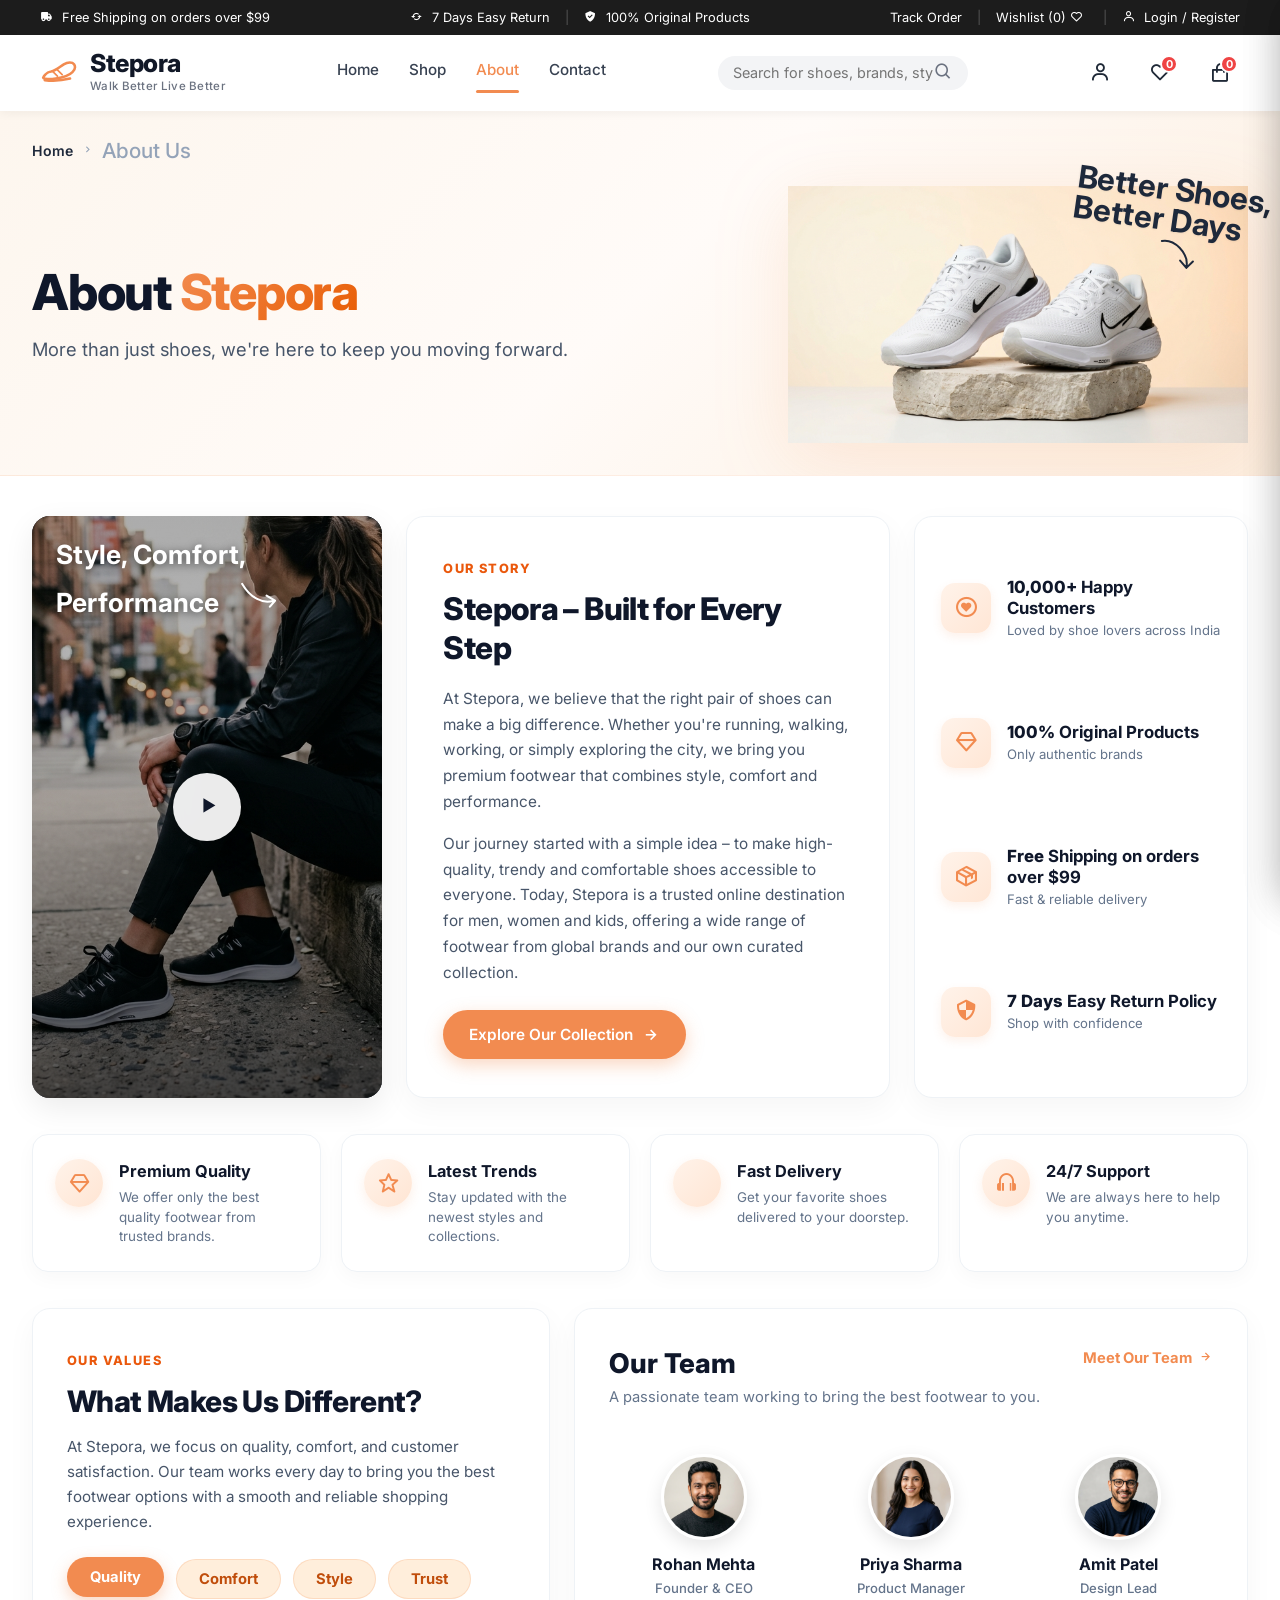
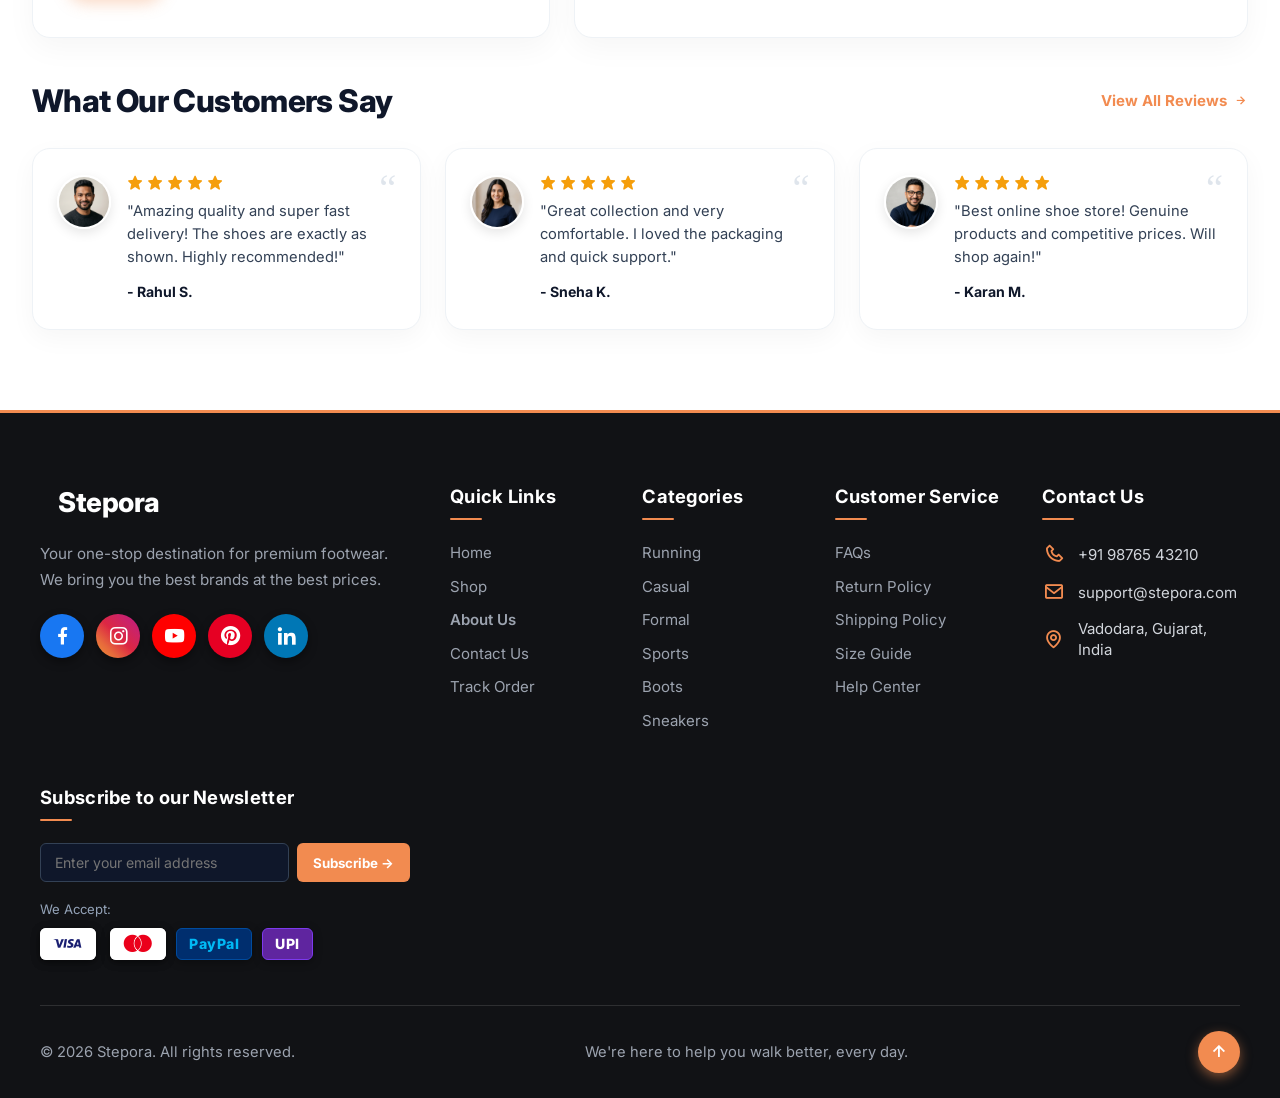
<file: custom_addons/theme_stepora/static/about.html>
<!DOCTYPE html>
<html lang="en">
<head>
    <meta charset="UTF-8">
    <meta name="viewport" content="width=device-width, initial-scale=1.0">
    <title>About Us - Stepora Footwear</title>
    <link rel="stylesheet" href="style.css">
    <link rel="preconnect" href="https://fonts.googleapis.com">
    <link rel="preconnect" href="https://fonts.gstatic.com" crossorigin>
    <link href="https://fonts.googleapis.com/css2?family=Inter:wght@300;400;500;600;700;800&family=Caveat:wght@600;700&display=swap" rel="stylesheet">
    <!-- Boxicons for icons -->
    <link href="https://unpkg.com/boxicons@2.1.4/css/boxicons.min.css" rel="stylesheet">
</head>
<body>

    <!-- Topbar -->
    <div class="topbar">
        <div class="topbar-left">
            <span><i class='bx bxs-truck'></i> Free Shipping on orders over $99</span>
        </div>
        <div class="topbar-center">
            <span><i class='bx bx-refresh'></i> 7 Days Easy Return</span>
            <span class="separator">|</span>
            <span><i class='bx bxs-check-shield'></i> 100% Original Products</span>
        </div>
        <div class="topbar-right">
            <a href="javascript:void(0)">Track Order</a>
            <span class="separator">|</span>
            <a href="shop.html?openWishlist=1">Wishlist (<span id="topWishlistCount">0</span>) <i class='bx bx-heart'></i></a>
            <span class="separator">|</span>
            <a href="javascript:void(0)"><i class='bx bx-user'></i> Login / Register</a>
        </div>
    </div>

    <!-- Header -->
    <header class="header">
        <div class="header-inner">
            <a href="index.html" class="logo">
                <div class="logo-mark">
                    <svg viewBox="0 0 48 32" width="38" height="26" fill="none" xmlns="http://www.w3.org/2000/svg">
                        <path d="M4 22C4 22 7 15 14 14C20 13 25 8 30 5C35 2 41 2 43 5C45 8 44 12 41 15C36 20 28 22 20 23C13 24 5 24 4 22Z" stroke="#f28b50" stroke-width="3.2" stroke-linecap="round" stroke-linejoin="round"/>
                        <path d="M6 25C14 26 26 26 38 23" stroke="#f28b50" stroke-width="3.2" stroke-linecap="round"/>
                        <path d="M16 14L22 20" stroke="#f28b50" stroke-width="2.2" stroke-linecap="round"/>
                        <path d="M22 12L28 18" stroke="#f28b50" stroke-width="2.2" stroke-linecap="round"/>
                    </svg>
                </div>
                <div class="logo-text-group">
                    <span class="brand-name">Stepora</span>
                    <span class="brand-tagline">Walk Better Live Better</span>
                </div>
            </a>
            
            <nav class="nav-links">
                <a href="index.html">Home</a>
                <a href="shop.html">Shop</a>
                <a href="about.html" class="active">About</a>
                <a href="index.html#contact">Contact</a>
            </nav>
            
            <div class="search-bar">
                <input type="text" placeholder="Search for shoes, brands, styles...">
                <button type="button" aria-label="Search"><i class='bx bx-search'></i></button>
            </div>
            
            <div class="header-icons">
                <a href="javascript:void(0)" class="icon-link" title="My Account"><i class='bx bx-user'></i></a>
                <a href="shop.html?openWishlist=1" class="icon-link" title="Wishlist">
                    <i class='bx bx-heart'></i>
                    <span class="badge" id="headerWishlistBadge">0</span>
                </a>
                <a href="shop.html?openCart=1" class="icon-link" title="Shopping Cart">
                    <i class='bx bx-shopping-bag'></i>
                    <span class="badge" id="headerCartBadge">0</span>
                </a>
            </div>
        </div>
    </header>

    <!-- Main About Page Body -->
    <main class="about-page">

        <!-- Top Breadcrumb & Hero Banner -->
        <section class="about-banner-section">
            <div class="about-banner-container">
                <!-- Breadcrumbs -->
                <nav class="about-breadcrumb" aria-label="Breadcrumb">
                    <a href="index.html">Home</a>
                    <span class="separator"><i class='bx bx-chevron-right'></i></span>
                    <span class="current">About Us</span>
                </nav>

                <!-- Banner Header Content -->
                <div class="about-banner-content">
                    <div class="about-banner-text">
                        <h1 class="about-banner-title">About <span class="brand-accent">Stepora</span></h1>
                        <p class="about-banner-subtitle">More than just shoes, we're here to keep you moving forward.</p>
                    </div>
                    <div class="about-banner-visual">
                        <div class="about-banner-img-wrap">
                            <img src="images/about_banner_shoes.jpg" alt="Stepora Premium Sneakers on Pedestal" class="about-banner-img" loading="eager">
                            <!-- Handwritten Doodle Callout -->
                            <div class="about-doodle-badge" aria-hidden="true">
                                <span class="about-doodle-text">Better Shoes,<br>Better Days</span>
                                <svg class="about-doodle-arrow" viewBox="0 0 60 60" fill="none" xmlns="http://www.w3.org/2000/svg">
                                    <path d="M10 15 C 25 10, 45 25, 45 42 M 36 36 L 45 44 L 52 35" stroke="#1e293b" stroke-width="2.5" stroke-linecap="round" stroke-linejoin="round"/>
                                </svg>
                            </div>
                        </div>
                    </div>
                </div>
            </div>
        </section>

        <!-- Main Content Area -->
        <div class="about-main-wrapper">

            <!-- 1. Our Story 3-Card Grid -->
            <section class="about-story-grid">
                
                <!-- Left Card: Lifestyle Video / Photo Card -->
                <div class="about-video-card" id="aboutVideoTrigger">
                    <img src="images/about_story_runner.jpg" alt="Runner on Urban Ledge" class="about-video-bg" loading="lazy">
                    <div class="about-video-overlay"></div>
                    
                    <!-- Top Sticker Note -->
                    <div class="about-video-sticker" aria-hidden="true">
                        <span class="about-video-sticker-text">Style, Comfort,<br>Performance</span>
                        <svg width="42" height="36" viewBox="0 0 50 40" fill="none" style="margin-left: 15px; margin-top: 5px;">
                            <path d="M5 8 C 15 25, 30 32, 42 28 M 34 22 L 44 28 L 38 35" stroke="#ffffff" stroke-width="2.5" stroke-linecap="round" stroke-linejoin="round"/>
                        </svg>
                    </div>

                    <!-- Center Play Button -->
                    <button type="button" class="about-video-play-btn" id="aboutPlayBtn" aria-label="Watch Stepora Brand Video">
                        <i class='bx bx-play'></i>
                    </button>
                </div>

                <!-- Middle Card: Brand Story Text -->
                <div class="about-story-text-card">
                    <div>
                        <span class="about-badge-tag">OUR STORY</span>
                        <h2 class="about-story-heading">Stepora – Built for Every Step</h2>
                        <div class="about-story-paragraphs">
                            <p>At Stepora, we believe that the right pair of shoes can make a big difference. Whether you're running, walking, working, or simply exploring the city, we bring you premium footwear that combines style, comfort and performance.</p>
                            <p>Our journey started with a simple idea – to make high-quality, trendy and comfortable shoes accessible to everyone. Today, Stepora is a trusted online destination for men, women and kids, offering a wide range of footwear from global brands and our own curated collection.</p>
                        </div>
                    </div>
                    <a href="shop.html" class="about-story-cta-btn">
                        <span>Explore Our Collection</span>
                        <i class='bx bx-right-arrow-alt'></i>
                    </a>
                </div>

                <!-- Right Card: Metric Numbers & Guarantees -->
                <div class="about-stats-card">
                    <!-- Metric 1 -->
                    <div class="about-stat-row">
                        <div class="about-stat-icon-wrap">
                            <i class='bx bx-heart-circle'></i>
                        </div>
                        <div class="about-stat-info">
                            <div class="about-stat-heading">
                                <span class="stat-num" data-target="10000" data-suffix="+">10,000+</span> Happy Customers
                            </div>
                            <span class="about-stat-desc">Loved by shoe lovers across India</span>
                        </div>
                    </div>

                    <!-- Metric 2 -->
                    <div class="about-stat-row">
                        <div class="about-stat-icon-wrap">
                            <i class='bx bx-diamond'></i>
                        </div>
                        <div class="about-stat-info">
                            <div class="about-stat-heading">
                                <span class="stat-num" data-target="100" data-suffix="%">100%</span> Original Products
                            </div>
                            <span class="about-stat-desc">Only authentic brands</span>
                        </div>
                    </div>

                    <!-- Metric 3 -->
                    <div class="about-stat-row">
                        <div class="about-stat-icon-wrap">
                            <i class='bx bx-package'></i>
                        </div>
                        <div class="about-stat-info">
                            <div class="about-stat-heading">
                                <span class="stat-num">Free</span> Shipping on orders over $99
                            </div>
                            <span class="about-stat-desc">Fast &amp; reliable delivery</span>
                        </div>
                    </div>

                    <!-- Metric 4 -->
                    <div class="about-stat-row">
                        <div class="about-stat-icon-wrap">
                            <i class='bx bx-shield-quarter'></i>
                        </div>
                        <div class="about-stat-info">
                            <div class="about-stat-heading">
                                <span class="stat-num" data-target="7" data-suffix=" Days">7 Days</span> Easy Return Policy
                            </div>
                            <span class="about-stat-desc">Shop with confidence</span>
                        </div>
                    </div>
                </div>

            </section>

            <!-- 2. Features Row (4 Pillars) -->
            <section class="about-features-row">
                <div class="about-feature-box">
                    <div class="about-feature-icon">
                        <i class='bx bx-diamond'></i>
                    </div>
                    <div class="about-feature-details">
                        <h4>Premium Quality</h4>
                        <p>We offer only the best quality footwear from trusted brands.</p>
                    </div>
                </div>

                <div class="about-feature-box">
                    <div class="about-feature-icon">
                        <i class='bx bx-star'></i>
                    </div>
                    <div class="about-feature-details">
                        <h4>Latest Trends</h4>
                        <p>Stay updated with the newest styles and collections.</p>
                    </div>
                </div>

                <div class="about-feature-box">
                    <div class="about-feature-icon">
                        <i class='bx bx-truck'></i>
                    </div>
                    <div class="about-feature-details">
                        <h4>Fast Delivery</h4>
                        <p>Get your favorite shoes delivered to your doorstep.</p>
                    </div>
                </div>

                <div class="about-feature-box">
                    <div class="about-feature-icon">
                        <i class='bx bx-headphone'></i>
                    </div>
                    <div class="about-feature-details">
                        <h4>24/7 Support</h4>
                        <p>We are always here to help you anytime.</p>
                    </div>
                </div>
            </section>

            <!-- 3. Values & Team Section (2 Columns) -->
            <section class="about-values-team-grid">
                
                <!-- Left: Values Box -->
                <div class="about-values-card">
                    <div>
                        <span class="about-badge-tag">OUR VALUES</span>
                        <h3 class="about-values-title">What Makes Us Different?</h3>
                        <p class="about-values-desc">At Stepora, we focus on quality, comfort, and customer satisfaction. Our team works every day to bring you the best footwear options with a smooth and reliable shopping experience.</p>
                    </div>
                    <div class="about-values-pills">
                        <span class="value-pill active" title="Top-grade materials and durability">Quality</span>
                        <span class="value-pill" title="Ergonomic support engineered for all-day wear">Comfort</span>
                        <span class="value-pill" title="Modern, trend-forward silhouettes">Style</span>
                        <span class="value-pill" title="100% authentic brands and guaranteed service">Trust</span>
                    </div>
                </div>

                <!-- Right: Team Box -->
                <div class="about-team-card" id="team">
                    <div class="about-team-header">
                        <div>
                            <h3>Our Team</h3>
                            <p>A passionate team working to bring the best footwear to you.</p>
                        </div>
                        <a href="javascript:void(0)" class="meet-team-link">Meet Our Team <i class='bx bx-right-arrow-alt'></i></a>
                    </div>

                    <div class="about-team-members">
                        <!-- Member 1: Rohan Mehta -->
                        <div class="team-member-item">
                            <div class="team-member-avatar-wrap">
                                <img src="images/team_rohan.jpg" alt="Rohan Mehta - Founder & CEO" class="team-member-avatar" loading="lazy">
                            </div>
                            <h4 class="team-member-name">Rohan Mehta</h4>
                            <span class="team-member-role">Founder &amp; CEO</span>
                        </div>

                        <!-- Member 2: Priya Sharma -->
                        <div class="team-member-item">
                            <div class="team-member-avatar-wrap">
                                <img src="images/team_priya.jpg" alt="Priya Sharma - Product Manager" class="team-member-avatar" loading="lazy">
                            </div>
                            <h4 class="team-member-name">Priya Sharma</h4>
                            <span class="team-member-role">Product Manager</span>
                        </div>

                        <!-- Member 3: Amit Patel -->
                        <div class="team-member-item">
                            <div class="team-member-avatar-wrap">
                                <img src="images/team_amit.jpg" alt="Amit Patel - Design Lead" class="team-member-avatar" loading="lazy">
                            </div>
                            <h4 class="team-member-name">Amit Patel</h4>
                            <span class="team-member-role">Design Lead</span>
                        </div>
                    </div>
                </div>

            </section>

            <!-- 4. What Our Customers Say (Testimonials) -->
            <section class="about-testimonials-section" id="reviews">
                <div class="about-testimonials-header">
                    <h2>What Our Customers Say</h2>
                    <a href="shop.html" class="view-all-reviews-link">View All Reviews <i class='bx bx-right-arrow-alt'></i></a>
                </div>

                <div class="about-testimonials-grid">
                    <!-- Testimonial 1 -->
                    <div class="testimonial-card-item">
                        <img src="images/customer_rahul.jpg" alt="Rahul S." class="testimonial-avatar" loading="lazy">
                        <div class="testimonial-content">
                            <span class="testimonial-quote-icon">“</span>
                            <div class="testimonial-stars" aria-label="5 out of 5 stars">
                                <i class='bx bxs-star'></i><i class='bx bxs-star'></i><i class='bx bxs-star'></i><i class='bx bxs-star'></i><i class='bx bxs-star'></i>
                            </div>
                            <p class="testimonial-text">"Amazing quality and super fast delivery! The shoes are exactly as shown. Highly recommended!"</p>
                            <span class="testimonial-author">- Rahul S.</span>
                        </div>
                    </div>

                    <!-- Testimonial 2 -->
                    <div class="testimonial-card-item">
                        <img src="images/customer_sneha.jpg" alt="Sneha K." class="testimonial-avatar" loading="lazy">
                        <div class="testimonial-content">
                            <span class="testimonial-quote-icon">“</span>
                            <div class="testimonial-stars" aria-label="5 out of 5 stars">
                                <i class='bx bxs-star'></i><i class='bx bxs-star'></i><i class='bx bxs-star'></i><i class='bx bxs-star'></i><i class='bx bxs-star'></i>
                            </div>
                            <p class="testimonial-text">"Great collection and very comfortable. I loved the packaging and quick support."</p>
                            <span class="testimonial-author">- Sneha K.</span>
                        </div>
                    </div>

                    <!-- Testimonial 3 -->
                    <div class="testimonial-card-item">
                        <img src="images/customer_karan.jpg" alt="Karan M." class="testimonial-avatar" loading="lazy">
                        <div class="testimonial-content">
                            <span class="testimonial-quote-icon">“</span>
                            <div class="testimonial-stars" aria-label="5 out of 5 stars">
                                <i class='bx bxs-star'></i><i class='bx bxs-star'></i><i class='bx bxs-star'></i><i class='bx bxs-star'></i><i class='bx bxs-star'></i>
                            </div>
                            <p class="testimonial-text">"Best online shoe store! Genuine products and competitive prices. Will shop again!"</p>
                            <span class="testimonial-author">- Karan M.</span>
                        </div>
                    </div>
                </div>
            </section>

        </div>
    </main>

    <!-- Interactive Brand Video Modal Lightbox -->
    <div class="about-video-modal" id="aboutVideoModal" role="dialog" aria-modal="true" aria-label="Stepora Story Video">
        <div class="about-video-modal-dialog">
            <button type="button" class="about-video-close-btn" id="aboutCloseVideoBtn" aria-label="Close Video">
                <i class='bx bx-x'></i>
            </button>
            <div class="about-video-player-container">
                <iframe id="aboutVideoElem" src="https://www.youtube-nocookie.com/embed/gXfLl342yik?autoplay=0&enablejsapi=1&rel=0" title="Stepora Story" allow="accelerometer; autoplay; clipboard-write; encrypted-media; gyroscope; picture-in-picture" allowfullscreen></iframe>
            </div>
        </div>
    </div>

    <!-- Stepora Dark Footer -->
    <footer class="footer">
        <div class="footer-container">
            <div class="footer-col">
                <div class="logo white">
                    <i class='bx bxs-shoe' style="font-size: 2.2rem; color: #f28b50;"></i>
                    <span style="font-weight: 800; font-size: 1.6rem; margin-left: 0.5rem; color: #ffffff;">Stepora</span>
                </div>
                <p>Your one-stop destination for premium footwear. We bring you the best brands at the best prices.</p>
                <div class="social-links">
                    <a href="#" class="social-btn facebook" title="Facebook" aria-label="Facebook"><i class='bx bxl-facebook'></i></a>
                    <a href="#" class="social-btn instagram" title="Instagram" aria-label="Instagram"><i class='bx bxl-instagram'></i></a>
                    <a href="#" class="social-btn youtube" title="YouTube" aria-label="YouTube"><i class='bx bxl-youtube'></i></a>
                    <a href="#" class="social-btn pinterest" title="Pinterest" aria-label="Pinterest"><i class='bx bxl-pinterest'></i></a>
                    <a href="#" class="social-btn linkedin" title="LinkedIn" aria-label="LinkedIn"><i class='bx bxl-linkedin'></i></a>
                </div>
            </div>
            
            <div class="footer-col">
                <h4>Quick Links</h4>
                <a href="index.html">Home</a>
                <a href="shop.html">Shop</a>
                <a href="about.html" style="color: #f28b50; font-weight: 600;">About Us</a>
                <a href="index.html#contact">Contact Us</a>
                <a href="javascript:void(0)">Track Order</a>
            </div>
            
            <div class="footer-col">
                <h4>Categories</h4>
                <a href="shop.html?category=Running">Running</a>
                <a href="shop.html?category=Casual">Casual</a>
                <a href="shop.html?category=Formal">Formal</a>
                <a href="shop.html?category=Sports">Sports</a>
                <a href="shop.html?category=Boots">Boots</a>
                <a href="shop.html?category=Sneakers">Sneakers</a>
            </div>
            
            <div class="footer-col">
                <h4>Customer Service</h4>
                <a href="javascript:void(0)">FAQs</a>
                <a href="javascript:void(0)">Return Policy</a>
                <a href="javascript:void(0)">Shipping Policy</a>
                <a href="javascript:void(0)">Size Guide</a>
                <a href="javascript:void(0)">Help Center</a>
            </div>
            
            <div class="footer-col">
                <h4>Contact Us</h4>
                <div class="contact-info">
                    <p><i class='bx bx-phone'></i> <span>+91 98765 43210</span></p>
                    <p><i class='bx bx-envelope'></i> <span>support@stepora.com</span></p>
                    <p><i class='bx bx-map'></i> <span>Vadodara, Gujarat, India</span></p>
                </div>
            </div>

            <div class="footer-col">
                <h4>Subscribe to our Newsletter</h4>
                <form id="newsletterForm" style="display: flex; gap: 8px; margin-top: 10px; margin-bottom: 18px;">
                    <input type="email" required placeholder="Enter your email address" style="padding: 10px 14px; border-radius: 6px; border: 1px solid #334155; background: #0f172a; color: #fff; font-size: 0.88rem; flex: 1;">
                    <button type="submit" style="background: #f28b50; color: #fff; border: none; padding: 10px 16px; border-radius: 6px; font-weight: 700; cursor: pointer; white-space: nowrap;">Subscribe &rarr;</button>
                </form>
                <div style="font-size: 0.82rem; color: #94a3b8; margin-bottom: 8px;">We Accept:</div>
                <div class="payment-methods" style="display: flex; gap: 8px; align-items: center; flex-wrap: wrap;">
                    <span class="pay-card visa" title="Visa"><i class='bx bxl-visa'></i></span>
                    <span class="pay-card mastercard" title="Mastercard"><i class='bx bxl-mastercard'></i></span>
                    <span class="pay-card paytm" title="Paytm">PayPal</span>
                    <span class="pay-card upi" title="UPI">UPI</span>
                </div>
            </div>
        </div>
        
        <div class="footer-bottom">
            <p class="copyright">&copy; 2026 Stepora. All rights reserved.</p>
            <p style="font-size: 0.82rem; color: #94a3b8; margin: 0;">We're here to help you walk better, every day.</p>
            <button class="back-to-top" id="backToTopBtn" title="Back to top" aria-label="Back to top"><i class='bx bx-up-arrow-alt'></i></button>
        </div>
    </footer>

    <script src="script.js"></script>
</body>
</html>
</file>
<file: style.css>
@import url('https://fonts.googleapis.com/css2?family=Inter:wght@300;400;500;600;700;800&display=swap');
@import url('https://unpkg.com/boxicons@2.1.4/css/boxicons.min.css');

:root {
    --primary-color: #f28b50;
    --primary-dark: #d87138;
    --text-dark: #1a1a1a;
    --text-gray: #6b7280;
    --bg-light: #f9fafb;
    --border-color: #e5e7eb;
    --hero-bg: #f4efe9;
    --dark-bg: #1c1c1c;
    --white: #ffffff;
    --transition: all 0.3s ease;
}

* {
    margin: 0;
    padding: 0;
    box-sizing: border-box;
    font-family: 'Inter', sans-serif;
}

html, body {
    background-color: var(--white);
    color: var(--text-dark);
    line-height: 1.5;
    overflow-x: hidden !important;
    width: 100% !important;
    max-width: 100% !important;
    margin: 0 !important;
    padding: 0 !important;
}

#wrap,
#wrapwrap,
.stepora-theme,
.oe_structure {
    width: 100% !important;
    max-width: 100% !important;
    padding-left: 0 !important;
    padding-right: 0 !important;
    margin-left: 0 !important;
    margin-right: 0 !important;
}

a {
    text-decoration: none;
    color: inherit;
}

ul {
    list-style: none;
}

/* Typography */
h1, h2, h3, h4, h5, h6 {
    font-weight: 700;
    color: var(--text-dark);
}

/* Container */
.container {
    max-width: 1280px;
    margin: 0 auto;
    padding: 0 20px;
}

/* Topbar */
.topbar {
    background-color: var(--dark-bg);
    color: var(--white);
    font-size: 0.8rem;
    display: flex;
    justify-content: space-between;
    padding: 8px 40px;
    align-items: center;
}
.topbar i { margin-right: 5px; }
.topbar-center { display: flex; gap: 15px; align-items: center; }
.topbar-right { display: flex; gap: 15px; align-items: center; }
.separator { color: #555; }
.topbar a:hover { color: var(--primary-color); }

/* Header */
.header {
    display: flex;
    justify-content: space-between;
    align-items: center;
    padding: 15px 40px;
    background-color: var(--white);
    position: sticky;
    top: 0;
    z-index: 100;
    box-shadow: 0 2px 10px rgba(0,0,0,0.05);
}

.logo {
    display: flex;
    align-items: center;
}

.nav-links {
    display: flex;
    gap: 30px;
}

.nav-links a {
    font-weight: 600;
    font-size: 0.95rem;
    position: relative;
    padding-bottom: 5px;
}

.nav-links a.active, .nav-links a:hover {
    color: var(--primary-color);
}
.nav-links a.active::after {
    content: '';
    position: absolute;
    bottom: 0;
    left: 0;
    width: 100%;
    height: 2px;
    background-color: var(--primary-color);
}

.search-bar {
    display: flex;
    align-items: center;
    background: #f3f4f6;
    border-radius: 20px;
    padding: 5px 15px;
    width: 250px;
}

.search-bar input {
    border: none;
    background: transparent;
    outline: none;
    width: 100%;
    font-size: 0.9rem;
}

.search-bar button {
    background: transparent;
    border: none;
    cursor: pointer;
    font-size: 1.2rem;
    color: var(--text-gray);
}

.header-icons {
    display: flex;
    gap: 20px;
}

.icon-link {
    font-size: 1.4rem;
    position: relative;
    color: var(--text-dark);
}
.icon-link:hover { color: var(--primary-color); }

.badge {
    position: absolute;
    top: -5px;
    right: -8px;
    background-color: red;
    color: white;
    font-size: 0.65rem;
    font-weight: bold;
    height: 16px;
    width: 16px;
    display: flex;
    align-items: center;
    justify-content: center;
    border-radius: 50%;
}

/* ==========================================================================
   Hero Section & Dynamic Auto-Slider Styles
   ========================================================================== */
.hero {
    background: linear-gradient(135deg, #fbf9f5 0%, #f4ede1 50%, #eae0cf 100%) !important;
    position: relative !important;
    overflow: hidden !important;
    min-height: 560px;
    width: 100% !important;
    max-width: 100% !important;
    left: 0 !important;
    right: 0 !important;
    margin: 0 !important;
    padding: 50px 70px 40px !important;
    display: flex !important;
    align-items: center !important;
    justify-content: center !important;
    box-sizing: border-box !important;
}

/* Fallback for single-slide or direct children markup */
.hero:not(:has(.hero-slides-wrapper)) {
    display: flex !important;
    flex-direction: row !important;
    align-items: center !important;
    justify-content: space-between !important;
    max-width: 1320px !important;
    margin: 0 auto !important;
    width: 100% !important;
}

.hero > .hero-content,
.hero-slide .hero-content {
    flex: 1;
    max-width: 560px;
    z-index: 2;
    text-align: left;
    margin: 0;
}

.hero > .hero-image,
.hero-slide .hero-image {
    flex: 1.2;
    display: flex;
    justify-content: center;
    align-items: center;
    z-index: 2;
    position: relative;
    margin: 0;
}

.hero-slides-wrapper {
    position: relative;
    width: 100%;
    max-width: 1320px;
    margin: 0 auto;
    min-height: 480px;
    display: flex;
    align-items: center;
}

.hero-slide {
    position: absolute;
    top: 0;
    left: 0;
    width: 100%;
    height: 100%;
    display: flex;
    flex-direction: row;
    align-items: center;
    justify-content: space-between;
    gap: 40px;
    opacity: 0;
    visibility: hidden;
    transition: opacity 0.5s ease-in-out;
    pointer-events: none;
    z-index: 1;
}

.hero-slide.active {
    position: relative;
    opacity: 1;
    visibility: visible;
    pointer-events: auto;
    z-index: 2;
}

.hero-content {
    flex: 1;
    max-width: 540px;
    z-index: 2;
    text-align: left;
}

.hero-slide.active .hero-content .subtitle {
    animation: heroTextSlideIn 0.5s ease 0.1s both;
}
.hero-slide.active .hero-content h1 {
    animation: heroTextSlideIn 0.6s ease 0.2s both;
}
.hero-slide.active .hero-content p {
    animation: heroTextSlideIn 0.6s ease 0.3s both;
}
.hero-slide.active .hero-cta-group {
    animation: heroTextSlideIn 0.6s ease 0.4s both;
}
.hero-slide.active .hero-image {
    animation: heroShoeZoom 0.7s cubic-bezier(0.16, 1, 0.3, 1) 0.15s both;
}

@keyframes heroTextSlideIn {
    0% {
        opacity: 0;
        transform: translateY(18px);
    }
    100% {
        opacity: 1;
        transform: translateY(0);
    }
}

@keyframes heroShoeZoom {
    0% {
        opacity: 0;
        transform: scale(0.95);
    }
    100% {
        opacity: 1;
        transform: scale(1);
    }
}

.hero .subtitle {
    display: inline-flex;
    align-items: center;
    gap: 8px;
    background: rgba(242, 139, 80, 0.12);
    color: #f28b50;
    font-weight: 700;
    font-size: 0.82rem;
    letter-spacing: 2px;
    text-transform: uppercase;
    padding: 6px 16px;
    border-radius: 20px;
    margin-bottom: 16px;
    border: 1px solid rgba(242, 139, 80, 0.28);
}

.hero h1 {
    font-size: 3.6rem;
    line-height: 1.12;
    margin: 0 0 16px;
    color: #111827;
    font-weight: 900;
    letter-spacing: -1px;
}

.hero p {
    color: #4b5563;
    margin-bottom: 26px;
    font-size: 1.05rem;
    line-height: 1.65;
    max-width: 490px;
}

.hero-cta-group {
    display: flex;
    align-items: center;
    gap: 16px;
    flex-wrap: wrap;
}

.btn-primary {
    background-color: #111827;
    color: #ffffff;
    padding: 13px 32px;
    border-radius: 30px;
    font-weight: 600;
    font-size: 0.95rem;
    display: inline-flex;
    align-items: center;
    gap: 10px;
    text-decoration: none;
    box-shadow: 0 8px 18px rgba(17, 24, 39, 0.2);
    transition: all 0.3s ease;
}

.btn-primary:hover {
    background-color: #f28b50;
    box-shadow: 0 10px 22px rgba(242, 139, 80, 0.35);
    transform: translateY(-2px);
}

.btn-secondary-hero {
    background: transparent;
    color: #1a1a1a;
    padding: 12px 26px;
    border-radius: 30px;
    font-weight: 600;
    border: 2px solid #d1d5db;
    text-decoration: none;
    transition: all 0.3s ease;
    display: inline-flex;
    align-items: center;
    gap: 8px;
}

.btn-secondary-hero:hover {
    border-color: #f28b50;
    color: #f28b50;
    background: rgba(242, 139, 80, 0.06);
    transform: translateY(-2px);
}

/* Hero Image Right Side */
.hero-image {
    flex: 1.2;
    position: relative;
    display: flex;
    justify-content: center;
    align-items: center;
    z-index: 2;
    min-height: 440px;
}

.hero-card-frame {
    position: relative;
    display: flex;
    align-items: center;
    justify-content: center;
    max-width: 580px;
    width: 100%;
}

.slide-shoe-img,
.hero-image img {
    max-width: 100% !important;
    max-height: 440px !important;
    width: 100% !important;
    height: auto !important;
    object-fit: cover !important;
    border-radius: 28px;
    box-shadow: 0 20px 45px -10px rgba(0, 0, 0, 0.16);
    transition: transform 0.5s cubic-bezier(0.16, 1, 0.3, 1), box-shadow 0.5s ease;
    display: block;
}

.hero-card-frame:hover .slide-shoe-img,
.hero-card-frame:hover .hero-image img,
.hero-image:hover img {
    transform: translateY(-4px) scale(1.02);
    box-shadow: 0 25px 55px -10px rgba(0, 0, 0, 0.22);
}

.floating-text {
    position: absolute;
    top: 15px;
    right: 25px;
    font-family: 'Caveat', 'Brush Script MT', cursive, sans-serif;
    font-size: 2.2rem;
    font-weight: 700;
    color: #1f2937;
    background: rgba(255, 255, 255, 0.95);
    padding: 5px 20px;
    border-radius: 30px;
    box-shadow: 0 8px 20px rgba(0, 0, 0, 0.08);
    transform: rotate(5deg);
    border: 1.5px dashed rgba(242, 139, 80, 0.6);
    white-space: nowrap;
    z-index: 5;
    pointer-events: none;
}

/* Nav Arrows */
.nav-btn {
    width: 48px;
    height: 48px;
    background: #ffffff;
    color: #1f2937;
    border: 1px solid rgba(0, 0, 0, 0.08);
    border-radius: 50%;
    display: flex;
    align-items: center;
    justify-content: center;
    font-size: 1.8rem;
    cursor: pointer;
    box-shadow: 0 8px 20px rgba(0, 0, 0, 0.1);
    position: absolute;
    top: 50%;
    transform: translateY(-50%);
    z-index: 10;
    transition: all 0.3s cubic-bezier(0.16, 1, 0.3, 1);
}

.nav-btn:hover {
    background: #f28b50;
    color: #ffffff;
    border-color: #f28b50;
    transform: translateY(-50%) scale(1.12);
    box-shadow: 0 10px 25px rgba(242, 139, 80, 0.35);
}

.nav-btn.prev { left: 24px; }
.nav-btn.next { right: 24px; }

/* Dots Navigation */
.carousel-dots {
    display: flex;
    justify-content: flex-start;
    align-items: center;
    gap: 10px;
    margin-top: 28px;
    z-index: 5;
}

.carousel-dots .dot {
    width: 11px;
    height: 11px;
    background: #cbd5e1;
    border-radius: 6px;
    cursor: pointer;
    transition: all 0.35s cubic-bezier(0.16, 1, 0.3, 1);
}

.carousel-dots .dot:hover {
    background: #94a3b8;
}

.carousel-dots .dot.active {
    width: 34px;
    background: #f28b50;
    border-radius: 6px;
    box-shadow: 0 3px 10px rgba(242, 139, 80, 0.4);
}

/* ==========================================================================
   Hero Responsive Breakpoints
   ========================================================================== */
@media (max-width: 1024px) {
    .hero {
        padding: 45px 35px 35px;
        min-height: 500px;
    }
    .hero h1 {
        font-size: 3rem;
    }
    .hero-image img,
    .slide-shoe-img {
        max-height: 360px !important;
    }
    .floating-text {
        font-size: 1.8rem;
        top: 10px;
        right: 15px;
    }
}

@media (max-width: 820px) {
    .hero {
        padding: 40px 20px 35px;
        min-height: auto;
        display: block;
    }
    .hero:not(:has(.hero-slides-wrapper)) {
        display: flex;
        flex-direction: column-reverse;
        text-align: center;
    }
    .hero-slides-wrapper {
        min-height: auto;
    }
    .hero-slide {
        flex-direction: column-reverse;
        text-align: center;
        gap: 24px;
        position: relative;
        height: auto;
        transform: none;
    }
    .hero-slide:not(.active) {
        display: none;
    }
    .hero-slide.active {
        display: flex;
    }
    .hero-content {
        max-width: 100%;
        text-align: center;
        padding-right: 0;
    }
    .hero h1 {
        font-size: 2.3rem;
        margin-bottom: 12px;
    }
    .hero p {
        margin: 0 auto 20px;
        font-size: 1rem;
    }
    .hero-cta-group {
        justify-content: center;
    }
    .carousel-dots {
        justify-content: center;
        margin-top: 24px;
    }
    .hero-image {
        min-height: 240px;
        width: 100%;
    }
    .hero-card-frame {
        max-width: 400px;
        width: 100%;
    }
    .hero-image img,
    .slide-shoe-img {
        max-height: 280px !important;
        border-radius: 20px;
    }
    .floating-text {
        font-size: 1.6rem;
        top: 8px;
        right: 12px;
        padding: 4px 14px;
    }
    .nav-btn {
        top: 25%;
        width: 40px;
        height: 40px;
        font-size: 1.4rem;
    }
    .nav-btn.prev { left: 8px; }
    .nav-btn.next { right: 8px; }
}

@media (max-width: 540px) {
    .hero {
        padding: 30px 14px 28px;
    }
    .hero h1 {
        font-size: 1.95rem;
        line-height: 1.2;
    }
    .hero p {
        font-size: 0.92rem;
        margin-bottom: 18px;
    }
    .hero-cta-group {
        flex-direction: column;
        width: 100%;
        gap: 10px;
    }
    .hero-cta-group a {
        width: 100%;
        justify-content: center;
    }
    .hero-image img,
    .slide-shoe-img {
        max-height: 220px !important;
        border-radius: 16px;
    }
    .floating-text {
        font-size: 1.3rem;
        padding: 3px 10px;
        top: 6px;
        right: 8px;
    }
    .nav-btn {
        width: 36px;
        height: 36px;
        font-size: 1.25rem;
    }
}

/* Features */
.features {
    display: grid;
    grid-template-columns: repeat(4, 1fr);
    gap: 20px;
    padding: 40px;
    border-bottom: 1px solid var(--border-color);
}

.feature-item {
    display: flex;
    align-items: center;
    gap: 15px;
    justify-content: center;
}

.feature-item i {
    font-size: 2rem;
    color: var(--text-dark);
}

.feature-item h4 {
    font-size: 1rem;
    margin-bottom: 2px;
}
.feature-item p {
    font-size: 0.8rem;
    color: var(--text-gray);
}

/* Categories */
.categories {
    padding: 60px 40px;
}
.section-header {
    display: flex;
    justify-content: space-between;
    align-items: center;
    margin-bottom: 30px;
}
.section-header h2 {
    font-size: 1.8rem;
    display: flex;
    align-items: center;
    gap: 15px;
}
.view-all {
    font-weight: 600;
    color: var(--text-dark);
    display: flex;
    align-items: center;
    gap: 5px;
    font-size: 0.9rem;
}
.view-all:hover { color: var(--primary-color); }

.category-grid {
    display: flex;
    justify-content: space-between;
    gap: 20px;
    flex-wrap: wrap;
}

.category-card {
    display: flex;
    flex-direction: column;
    align-items: center;
    gap: 10px;
    cursor: pointer;
}
.cat-img-wrapper {
    width: 120px;
    height: 120px;
    border-radius: 50%;
    overflow: hidden;
    background: #f3f4f6;
    display: flex;
    align-items: center;
    justify-content: center;
    transition: var(--transition);
}
.cat-img-wrapper img {
    width: 100%;
    height: 100%;
    object-fit: cover;
    transition: var(--transition);
}
.category-card:hover .cat-img-wrapper {
    box-shadow: 0 10px 20px rgba(0,0,0,0.1);
}
.category-card:hover img {
    transform: scale(1.1);
}
.category-card span {
    font-weight: 600;
}

/* Products */
.products {
    padding: 0 40px 60px;
}
.badge-best {
    background: var(--primary-color);
    color: white;
    font-size: 0.8rem;
    padding: 4px 10px;
    border-radius: 12px;
    font-weight: 600;
}

.product-grid {
    display: grid;
    grid-template-columns: repeat(4, 1fr);
    gap: 25px;
}

.product-card {
    border: 1px solid var(--border-color);
    border-radius: 15px;
    padding: 20px;
    position: relative;
    transition: var(--transition);
    background: var(--white);
}
.product-card:hover {
    box-shadow: 0 10px 25px rgba(0,0,0,0.08);
    transform: translateY(-5px);
}

.product-card > .badge {
    position: absolute;
    top: 15px;
    left: 15px;
    padding: 4px 8px;
    border-radius: 5px;
    font-size: 0.75rem;
    font-weight: 700;
    width: auto;
    height: auto;
    display: inline-block;
}
.badge.discount { background: #ff4757; }
.badge.new { background: #2ed573; }
.badge.bestseller { background: #ffa502; }

.wishlist-btn {
    position: absolute;
    top: 15px;
    right: 15px;
    background: transparent;
    border: none;
    font-size: 1.2rem;
    color: var(--text-gray);
    cursor: pointer;
    transition: var(--transition);
}
.wishlist-btn:hover { color: #ff4757; }

.product-img {
    width: 100%;
    height: 200px;
    object-fit: cover;
    border-radius: 10px;
    margin-bottom: 15px;
}

.product-info h3 {
    font-size: 1.1rem;
    margin-bottom: 5px;
}

.rating {
    color: #ffa502;
    font-size: 0.9rem;
    margin-bottom: 10px;
    display: flex;
    align-items: center;
    gap: 2px;
}
.rating span {
    color: var(--text-gray);
    font-size: 0.8rem;
    margin-left: 5px;
}

.price {
    margin-bottom: 15px;
    display: flex;
    align-items: center;
    gap: 10px;
}
.current {
    font-size: 1.3rem;
    font-weight: 800;
}
.original {
    color: var(--text-gray);
    text-decoration: line-through;
    font-size: 0.9rem;
}

.btn-add-cart {
    width: 100%;
    padding: 10px;
    background: var(--dark-bg);
    color: white;
    border: none;
    border-radius: 8px;
    font-weight: 600;
    cursor: pointer;
    display: flex;
    align-items: center;
    justify-content: center;
    gap: 8px;
    transition: var(--transition);
}
.btn-add-cart:hover {
    background: var(--primary-color);
}

/* Promos */
.promo-banners {
    display: grid;
    grid-template-columns: 1fr 1fr;
    gap: 25px;
    padding: 0 40px 60px;
}
.promo-box {
    border-radius: 20px;
    padding: 40px;
    display: flex;
    align-items: center;
    justify-content: space-between;
    overflow: hidden;
    position: relative;
    min-height: 250px;
}
.promo-box.dark {
    background: var(--dark-bg);
    color: white;
}
.promo-box.light {
    background: #f3f4f6;
}
.promo-text { z-index: 2; }
.promo-text h2 {
    font-size: 2.2rem;
    margin-bottom: 10px;
    line-height: 1.2;
}
.promo-box.dark h2 { color: white; }
.promo-text p {
    margin-bottom: 20px;
    font-size: 0.95rem;
    opacity: 0.9;
}
.btn-promo {
    background: var(--primary-color);
    color: white;
    padding: 10px 20px;
    border-radius: 20px;
    font-weight: 600;
    display: inline-flex;
    align-items: center;
    gap: 5px;
}
.btn-promo.dark-btn {
    background: var(--dark-bg);
}
.promo-box img {
    position: absolute;
    right: -20px;
    bottom: -20px;
    height: 120%;
    z-index: 1;
    transform: rotate(-10deg);
}

/* Trusted Brands */
.trusted-brands {
    padding: 0 40px 60px;
    text-align: center;
}
.trusted-brands h2 { margin-bottom: 30px; }
.brands-grid {
    display: flex;
    justify-content: space-between;
    align-items: center;
    flex-wrap: wrap;
    gap: 20px;
    opacity: 0.6;
}
.brands-grid img {
    height: 30px;
    filter: grayscale(100%);
    transition: var(--transition);
}
.brands-grid img:hover {
    filter: grayscale(0%);
    opacity: 1;
}

/* Testimonials */
.testimonials {
    padding: 0 40px 60px;
}
.testimonial-grid {
    display: grid;
    grid-template-columns: repeat(3, 1fr);
    gap: 25px;
}
.testimonial-card {
    border: 1px solid var(--border-color);
    border-radius: 15px;
    padding: 25px;
    background: var(--bg-light);
}
.user-info {
    display: flex;
    align-items: center;
    gap: 15px;
    margin-bottom: 15px;
}
.user-info img {
    width: 50px;
    height: 50px;
    border-radius: 50%;
}
.testimonial-card p {
    font-style: italic;
    color: var(--text-gray);
    margin-bottom: 20px;
    font-size: 0.95rem;
}
.purchased-item {
    display: flex;
    align-items: center;
    gap: 10px;
    background: white;
    padding: 8px;
    border-radius: 8px;
    border: 1px solid var(--border-color);
}
.purchased-item img {
    width: 40px;
    height: 40px;
    border-radius: 5px;
    object-fit: cover;
}
.purchased-item span {
    font-size: 0.85rem;
    font-weight: 600;
}

/* Newsletter */
.newsletter {
    padding: 0 40px 40px;
}
.newsletter-content {
    background: var(--dark-bg);
    border-radius: 20px;
    padding: 40px;
    display: flex;
    align-items: center;
    justify-content: space-between;
    color: white;
    gap: 30px;
}
.icon-mail {
    font-size: 3rem;
    color: var(--primary-color);
}
.news-text h2 { color: white; margin-bottom: 5px; }
.news-text p { color: #ccc; font-size: 0.9rem; }
.news-form {
    display: flex;
    background: white;
    padding: 5px;
    border-radius: 30px;
    width: 450px;
}
.news-form input {
    flex: 1;
    border: none;
    outline: none;
    padding: 10px 20px;
    border-radius: 30px;
}
.news-form button {
    background: var(--primary-color);
    color: white;
    border: none;
    padding: 10px 25px;
    border-radius: 30px;
    font-weight: 600;
    cursor: pointer;
    display: flex;
    align-items: center;
    gap: 5px;
}

/* ==========================================================================
   Stepora High-Visibility Footer Styling
   ========================================================================== */
.footer {
    background-color: #111215 !important;
    color: #ffffff !important;
    padding: 70px 40px 25px !important;
    border-top: 3px solid #f28b50 !important;
    position: relative !important;
    width: 100% !important;
    box-sizing: border-box !important;
}

.footer-container {
    display: grid !important;
    grid-template-columns: 2fr 1fr 1fr 1.1fr 1.3fr !important;
    gap: 40px !important;
    margin-bottom: 45px !important;
    max-width: 1300px !important;
    margin-left: auto !important;
    margin-right: auto !important;
}

/* Footer Brand Logo */
.footer-col .logo,
.footer-col .logo.white {
    display: inline-flex !important;
    align-items: center !important;
    gap: 10px !important;
    margin-bottom: 18px !important;
    text-decoration: none !important;
}

.footer-col .logo i,
.footer-col .logo.white i {
    color: #f28b50 !important;
    font-size: 2.4rem !important;
    line-height: 1 !important;
    display: inline-block !important;
}

.footer-col .logo span,
.footer-col .logo.white span {
    color: #ffffff !important;
    font-size: 1.7rem !important;
    font-weight: 800 !important;
    letter-spacing: -0.5px !important;
}

.footer-col p {
    color: #9ca3af !important;
    font-size: 0.95rem !important;
    line-height: 1.65 !important;
    margin-bottom: 22px !important;
}

/* Vibrant Social Links by Default */
.social-links {
    display: flex !important;
    gap: 12px !important;
    align-items: center !important;
    flex-wrap: wrap !important;
}

.social-links a,
.social-links .social-btn {
    width: 44px !important;
    height: 44px !important;
    border-radius: 50% !important;
    display: inline-flex !important;
    align-items: center !important;
    justify-content: center !important;
    transition: all 0.3s cubic-bezier(0.4, 0, 0.2, 1) !important;
    text-decoration: none !important;
    position: relative !important;
    box-shadow: 0 4px 10px rgba(0, 0, 0, 0.4) !important;
    border: none !important;
}

.social-links a i,
.social-links .social-btn i {
    color: #ffffff !important;
    font-size: 1.45rem !important;
    line-height: 1 !important;
    display: inline-block !important;
    transition: transform 0.25s ease !important;
}

/* Distinct Vibrant Colors by Default */
.social-links a:nth-child(1),
.social-links a.facebook {
    background: #1877f2 !important; /* Facebook Blue */
}

.social-links a:nth-child(2),
.social-links a.instagram {
    background: linear-gradient(45deg, #f09433, #e6683c, #dc2743, #cc2366, #bc1888) !important; /* Instagram Gradient */
}

.social-links a:nth-child(3),
.social-links a.youtube {
    background: #ff0000 !important; /* YouTube Red */
}

.social-links a:nth-child(4),
.social-links a.pinterest {
    background: #e60023 !important; /* Pinterest Crimson */
}

.social-links a:nth-child(5),
.social-links a.linkedin {
    background: #0077b5 !important; /* LinkedIn Blue */
}

.social-links a:hover {
    transform: translateY(-4px) scale(1.1) !important;
    box-shadow: 0 8px 20px rgba(0, 0, 0, 0.6) !important;
}

.social-links a:hover i {
    transform: scale(1.15) !important;
}

/* Footer Headings */
.footer-col h4 {
    color: #ffffff !important;
    margin-bottom: 22px !important;
    font-size: 1.15rem !important;
    font-weight: 700 !important;
    position: relative !important;
    padding-bottom: 10px !important;
    letter-spacing: 0.3px !important;
}

.footer-col h4::after {
    content: '' !important;
    position: absolute !important;
    bottom: 0 !important;
    left: 0 !important;
    width: 32px !important;
    height: 2.5px !important;
    background: #f28b50 !important;
    border-radius: 2px !important;
}

/* Footer Nav Links */
.footer-col a {
    display: flex !important;
    align-items: center !important;
    color: #9ca3af !important;
    margin-bottom: 11px !important;
    font-size: 0.94rem !important;
    transition: all 0.25s ease !important;
    text-decoration: none !important;
}

.footer-col a:hover {
    color: #f28b50 !important;
    transform: translateX(4px) !important;
}

/* Contact Info */
.contact-info p {
    margin-bottom: 14px !important;
    display: flex !important;
    align-items: center !important;
    gap: 12px !important;
    color: #d1d5db !important;
    font-size: 0.94rem !important;
    line-height: 1.4 !important;
}

.contact-info p i {
    color: #f28b50 !important;
    font-size: 1.35rem !important;
    width: 24px !important;
    height: 24px !important;
    display: flex !important;
    align-items: center !important;
    justify-content: center !important;
    flex-shrink: 0 !important;
}

/* Footer Bottom Row */
.footer-bottom {
    border-top: 1px solid rgba(255, 255, 255, 0.12) !important;
    padding-top: 25px !important;
    display: flex !important;
    justify-content: space-between !important;
    align-items: center !important;
    color: #9ca3af !important;
    font-size: 0.92rem !important;
    flex-wrap: wrap !important;
    gap: 20px !important;
    max-width: 1300px !important;
    margin-left: auto !important;
    margin-right: auto !important;
}

.footer-bottom p {
    color: #9ca3af !important;
    font-size: 0.92rem !important;
    margin: 0 !important;
}

/* High-Contrast Payment Badges */
.payment-methods {
    display: flex !important;
    align-items: center !important;
    gap: 10px !important;
    flex-wrap: wrap !important;
}

.payment-methods span:first-child,
.payment-methods .pay-title {
    color: #9ca3af !important;
    font-size: 0.92rem !important;
    font-weight: 600 !important;
    margin-right: 4px !important;
}

/* Real Card Badge: Visa */
.payment-methods i.bxl-visa,
.pay-card.visa {
    display: inline-flex !important;
    align-items: center !important;
    justify-content: center !important;
    width: 56px !important;
    height: 32px !important;
    background: #ffffff !important;
    color: #1a1f71 !important;
    font-size: 2.1rem !important;
    border-radius: 6px !important;
    box-shadow: 0 2px 8px rgba(0, 0, 0, 0.35) !important;
    transition: transform 0.2s ease !important;
}

/* Real Card Badge: Mastercard */
.payment-methods i.bxl-mastercard,
.pay-card.mastercard {
    display: inline-flex !important;
    align-items: center !important;
    justify-content: center !important;
    width: 56px !important;
    height: 32px !important;
    background: #ffffff !important;
    color: #eb001b !important;
    font-size: 2.1rem !important;
    border-radius: 6px !important;
    box-shadow: 0 2px 8px rgba(0, 0, 0, 0.35) !important;
    transition: transform 0.2s ease !important;
}

/* Real Card Badge: Paytm */
.payment-methods .pay-badge:nth-of-type(1),
.pay-card.paytm {
    display: inline-flex !important;
    align-items: center !important;
    justify-content: center !important;
    height: 32px !important;
    padding: 0 12px !important;
    background: #002e6e !important;
    color: #00b9f5 !important;
    font-size: 0.88rem !important;
    font-weight: 800 !important;
    letter-spacing: 0.5px !important;
    border-radius: 6px !important;
    box-shadow: 0 2px 8px rgba(0, 0, 0, 0.35) !important;
    border: 1px solid #004b9e !important;
    transition: transform 0.2s ease !important;
}

/* Real Card Badge: UPI */
.payment-methods .pay-badge:nth-of-type(2),
.pay-card.upi {
    display: inline-flex !important;
    align-items: center !important;
    justify-content: center !important;
    height: 32px !important;
    padding: 0 12px !important;
    background: #5f259f !important;
    color: #ffffff !important;
    font-size: 0.88rem !important;
    font-weight: 800 !important;
    letter-spacing: 0.5px !important;
    border-radius: 6px !important;
    box-shadow: 0 2px 8px rgba(0, 0, 0, 0.35) !important;
    border: 1px solid #7c3aed !important;
    transition: transform 0.2s ease !important;
}

.payment-methods i:hover,
.payment-methods .pay-badge:hover,
.payment-methods .pay-card:hover {
    transform: translateY(-2px) !important;
    box-shadow: 0 4px 12px rgba(0, 0, 0, 0.5) !important;
}

/* Back to Top */
.back-to-top {
    width: 42px !important;
    height: 42px !important;
    background: #f28b50 !important;
    color: #ffffff !important;
    border: none !important;
    border-radius: 50% !important;
    display: inline-flex !important;
    align-items: center !important;
    justify-content: center !important;
    font-size: 1.35rem !important;
    cursor: pointer !important;
    box-shadow: 0 4px 12px rgba(242, 139, 80, 0.5) !important;
    transition: all 0.3s ease !important;
}

.back-to-top:hover {
    background: #d87138 !important;
    transform: translateY(-3px) !important;
}

/* ==========================================================================
   Responsive Breakpoints for All Devices
   ========================================================================== */
@media (max-width: 1200px) {
    .product-grid { grid-template-columns: repeat(3, 1fr) !important; }
    .footer { padding: 60px 30px 25px !important; }
    .footer-container {
        grid-template-columns: 2fr 1fr 1fr 1fr 1.2fr !important;
        gap: 30px !important;
    }
}

@media (max-width: 1024px) {
    .footer { padding: 55px 25px 25px !important; }
    .footer-container {
        grid-template-columns: repeat(3, 1fr) !important;
        gap: 35px 25px !important;
    }
    .footer-col:first-child {
        grid-column: span 3 !important;
        max-width: 600px !important;
    }
    .footer-col:last-child {
        grid-column: span 1 !important;
    }
}

@media (max-width: 768px) {
    .topbar { flex-direction: column !important; gap: 10px !important; text-align: center !important; }
    .header { padding: 15px 20px !important; flex-wrap: wrap !important; }
    .nav-links { order: 3 !important; width: 100% !important; justify-content: space-between !important; margin-top: 15px !important; }
    .search-bar { display: none !important; }
    .hero h1 { font-size: 3rem !important; }
    .features { grid-template-columns: 1fr !important; }
    .category-grid { justify-content: center !important; }
    .product-grid { grid-template-columns: 1fr !important; }
    .testimonial-grid { grid-template-columns: 1fr !important; }
    .news-form { width: 100% !important; }

    /* Tablet & Mobile Footer */
    .footer { padding: 45px 20px 20px !important; }
    .footer-container {
        grid-template-columns: 1fr 1fr !important;
        gap: 30px 20px !important;
    }
    .footer-col:first-child {
        grid-column: span 2 !important;
        max-width: 100% !important;
    }
    .footer-col:last-child {
        grid-column: span 2 !important;
    }
    .footer-bottom {
        flex-direction: column !important;
        gap: 18px !important;
        text-align: center !important;
        align-items: center !important;
        justify-content: center !important;
    }
    .payment-methods {
        justify-content: center !important;
    }
    .back-to-top {
        margin-top: 5px !important;
    }
}

@media (max-width: 480px) {
    .hero h1 { font-size: 2.4rem !important; }
    
    /* Small Phone Screen */
    .footer { padding: 40px 15px 20px !important; }
    .footer-container {
        grid-template-columns: 1fr !important;
        gap: 25px !important;
    }
    .footer-col:first-child {
        grid-column: span 1 !important;
    }
    .footer-col:last-child {
        grid-column: span 1 !important;
    }
    .footer-col h4 {
        margin-bottom: 16px !important;
    }
    .social-links {
        justify-content: flex-start !important;
        gap: 10px !important;
    }
    .social-links a {
        width: 40px !important;
        height: 40px !important;
    }
    .payment-methods {
        justify-content: center !important;
        gap: 8px !important;
    }
    .payment-methods i.bxl-visa,
    .payment-methods i.bxl-mastercard {
        width: 48px !important;
        height: 28px !important;
        font-size: 1.7rem !important;
    }
    .payment-methods .pay-badge {
        height: 28px !important;
        padding: 0 10px !important;
        font-size: 0.78rem !important;
    }
    .footer-bottom p {
        font-size: 0.84rem !important;
    }
}

/* ==========================================================================
   Stepora Shop Page Styles (100% Matching Design)
   ========================================================================== */

/* Header Brand Enhancements */
.header-inner {
    max-width: 1320px;
    margin: 0 auto;
    display: flex;
    align-items: center;
    justify-content: space-between;
    width: 100%;
}

.logo {
    display: inline-flex;
    align-items: center;
    gap: 12px;
    text-decoration: none;
}

.logo-mark {
    display: flex;
    align-items: center;
    justify-content: center;
}

.logo-text-group {
    display: flex;
    flex-direction: column;
}

.brand-name {
    font-size: 1.55rem;
    font-weight: 800;
    color: #111827;
    line-height: 1.1;
    letter-spacing: -0.5px;
}

.brand-name.white-text {
    color: #ffffff !important;
}

.brand-tagline {
    font-size: 0.72rem;
    font-weight: 500;
    color: #6b7280;
    letter-spacing: 0.3px;
    margin-top: 1px;
}

.logo.white .brand-tagline {
    color: #9ca3af !important;
}

/* Nav Active Indicator */
.nav-links a {
    position: relative;
    font-weight: 500;
    color: #374151;
    transition: color 0.2s ease;
}

.nav-links a:hover,
.nav-links a.active {
    color: #f28b50 !important;
}

.nav-links a.active::after {
    content: '';
    position: absolute;
    bottom: -6px;
    left: 0;
    width: 100%;
    height: 3px;
    background: #f28b50;
    border-radius: 2px;
}

/* Header Action Badges */
.header-icons .icon-link {
    position: relative;
    width: 40px;
    height: 40px;
    border-radius: 50%;
    display: inline-flex;
    align-items: center;
    justify-content: center;
    color: #1f2937;
    font-size: 1.35rem;
    transition: all 0.2s ease;
}

.header-icons .icon-link:hover {
    background: #f3f4f6;
    color: #f28b50;
}

.header-icons .badge {
    position: absolute;
    top: 2px;
    right: 2px;
    background: #ef4444;
    color: #ffffff;
    font-size: 0.68rem;
    font-weight: 700;
    width: 18px;
    height: 18px;
    border-radius: 50%;
    display: flex;
    align-items: center;
    justify-content: center;
    border: 2px solid #ffffff;
}

.mobile-menu-toggle {
    display: none;
    background: none;
    border: none;
    font-size: 1.8rem;
    color: #111827;
    cursor: pointer;
}

/* ==========================================================================
   Shop Hero Banner
   ========================================================================== */
.shop-hero-banner {
    background: #fbf8f5;
    padding: 40px 20px 45px;
    border-bottom: 1px solid #f1ece4;
    overflow: hidden;
}

.shop-hero-container {
    max-width: 1320px;
    margin: 0 auto;
    display: flex;
    align-items: center;
    justify-content: space-between;
    position: relative;
}

.shop-hero-left {
    max-width: 580px;
    z-index: 2;
}

.breadcrumb {
    display: flex;
    align-items: center;
    gap: 8px;
    font-size: 0.88rem;
    color: #6b7280;
    margin-bottom: 16px;
}

.breadcrumb a {
    color: #6b7280;
    text-decoration: none;
    transition: color 0.2s;
}

.breadcrumb a:hover {
    color: #f28b50;
}

.breadcrumb .bc-sep {
    color: #9ca3af;
    font-size: 0.8rem;
}

.breadcrumb .bc-current {
    color: #111827;
    font-weight: 600;
}

.hero-badge-tag {
    display: inline-block;
    color: #f28b50;
    font-size: 0.82rem;
    font-weight: 700;
    letter-spacing: 1.5px;
    text-transform: uppercase;
    margin-bottom: 10px;
}

.shop-hero-title {
    font-size: 2.6rem;
    font-weight: 800;
    color: #111827;
    line-height: 1.18;
    margin-bottom: 14px;
    letter-spacing: -0.5px;
}

.shop-hero-desc {
    color: #6b7280;
    font-size: 1rem;
    line-height: 1.6;
    margin: 0;
}

/* Hero Art Right */
.shop-hero-right {
    position: relative;
    flex-shrink: 0;
    width: 480px;
    height: 240px;
    display: flex;
    align-items: center;
    justify-content: center;
}

.hero-shoe-art {
    position: relative;
    width: 100%;
    height: 100%;
    display: flex;
    align-items: center;
    justify-content: center;
}

.hero-art-bg-circle {
    position: absolute;
    width: 260px;
    height: 260px;
    background: radial-gradient(circle, #fae5d3 0%, #faefe5 65%, transparent 72%);
    border-radius: 50%;
    top: 50%;
    left: 48%;
    transform: translate(-50%, -50%);
    z-index: 1;
}

.hero-art-leaf {
    position: absolute;
    width: 40px;
    height: 80px;
    background: #3e6b48;
    border-radius: 50px 0 50px 0;
    opacity: 0.35;
    z-index: 1;
}

.hero-art-leaf.left-leaf {
    top: 15px;
    left: 40px;
    transform: rotate(-35deg);
}

.hero-art-leaf.right-leaf {
    bottom: 25px;
    right: 50px;
    transform: rotate(45deg);
    width: 32px;
    height: 65px;
    opacity: 0.25;
}

.hero-floating-shoe {
    position: relative;
    max-width: 380px;
    max-height: 220px;
    object-fit: contain;
    z-index: 2;
    transform: rotate(-10deg);
    filter: drop-shadow(0 18px 24px rgba(0, 0, 0, 0.16));
    animation: heroShoeFloat 4s ease-in-out infinite alternate;
}

@keyframes heroShoeFloat {
    0% { transform: translateY(0) rotate(-10deg); }
    100% { transform: translateY(-10px) rotate(-8deg); }
}

.hero-doodle-badge {
    position: absolute;
    top: 15px;
    right: -10px;
    z-index: 3;
    display: flex;
    flex-direction: column;
    align-items: center;
}

.hero-doodle-badge .doodle-text {
    font-family: 'Caveat', cursive, sans-serif;
    font-size: 1.55rem;
    font-weight: 700;
    color: #1f2937;
    line-height: 1.05;
    text-align: center;
    transform: rotate(-4deg);
}

.hero-doodle-badge .doodle-arrow {
    width: 42px;
    height: 32px;
    margin-top: -4px;
    transform: rotate(-10deg);
}

/* ==========================================================================
   Shop Main Catalog Container & Filter Sidebar
   ========================================================================== */
.shop-catalog-section {
    background: #fdfdfd;
    padding: 35px 20px 80px;
}

.shop-catalog-container {
    max-width: 1320px;
    margin: 0 auto;
    display: flex;
    gap: 32px;
    align-items: flex-start;
    position: relative;
}

/* Mobile Filter Trigger */
.mobile-filter-btn {
    display: none;
    width: 100%;
    background: #ffffff;
    border: 1px solid #e5e7eb;
    border-radius: 10px;
    padding: 12px 18px;
    font-size: 0.95rem;
    font-weight: 600;
    color: #1f2937;
    align-items: center;
    justify-content: center;
    gap: 8px;
    margin-bottom: 20px;
    cursor: pointer;
    box-shadow: 0 2px 6px rgba(0,0,0,0.04);
}

.filter-backdrop {
    display: none;
    position: fixed;
    top: 0;
    left: 0;
    width: 100vw;
    height: 100vh;
    background: rgba(0,0,0,0.5);
    z-index: 998;
    backdrop-filter: blur(2px);
}

/* Filter Sidebar Card */
.filter-sidebar {
    width: 290px;
    flex-shrink: 0;
    background: #ffffff;
    border-radius: 16px;
    border: 1px solid #edf2f7;
    padding: 24px;
    box-shadow: 0 4px 16px rgba(0, 0, 0, 0.03);
}

.filter-header {
    display: flex;
    align-items: center;
    justify-content: space-between;
    padding-bottom: 18px;
    border-bottom: 1px solid #f1f5f9;
    margin-bottom: 20px;
}

.filter-header h3 {
    font-size: 1.15rem;
    font-weight: 700;
    color: #111827;
    margin: 0;
}

.clear-all-btn {
    background: none;
    border: none;
    color: #6b7280;
    font-size: 0.86rem;
    font-weight: 500;
    display: flex;
    align-items: center;
    gap: 4px;
    cursor: pointer;
    transition: color 0.2s;
}

.clear-all-btn:hover {
    color: #f28b50;
}

.mobile-filter-close {
    display: none;
    background: none;
    border: none;
    font-size: 1.4rem;
    color: #4b5563;
    cursor: pointer;
}

/* Collapsible Filter Groups */
.filter-group {
    border-bottom: 1px solid #f1f5f9;
    padding: 18px 0;
}

.filter-group:last-of-type {
    border-bottom: none;
}

.filter-group-title {
    display: flex;
    align-items: center;
    justify-content: space-between;
    font-size: 0.98rem;
    font-weight: 700;
    color: #111827;
    cursor: pointer;
    user-select: none;
    margin-bottom: 14px;
}

.filter-group-title .toggle-icon {
    font-size: 1.25rem;
    color: #6b7280;
    transition: transform 0.25s ease;
}

.filter-group.collapsed .toggle-icon {
    transform: rotate(180deg);
}

.filter-group.collapsed .filter-group-content {
    display: none;
}

.filter-group-content {
    display: flex;
    flex-direction: column;
    gap: 10px;
}

/* Custom Checkbox */
.custom-checkbox {
    display: flex;
    align-items: center;
    gap: 10px;
    font-size: 0.92rem;
    color: #4b5563;
    cursor: pointer;
    user-select: none;
}

.custom-checkbox input[type="checkbox"] {
    display: none;
}

.custom-checkbox .checkmark {
    width: 18px;
    height: 18px;
    border: 1.8px solid #d1d5db;
    border-radius: 4px;
    display: flex;
    align-items: center;
    justify-content: center;
    transition: all 0.2s ease;
    flex-shrink: 0;
}

.custom-checkbox input[type="checkbox"]:checked + .checkmark {
    background-color: #f28b50;
    border-color: #f28b50;
}

.custom-checkbox input[type="checkbox"]:checked + .checkmark::after {
    content: '';
    width: 4px;
    height: 8px;
    border: solid #ffffff;
    border-width: 0 2px 2px 0;
    transform: rotate(45deg);
    margin-bottom: 2px;
}

.custom-checkbox .label-text {
    flex-grow: 1;
    font-weight: 500;
}

.custom-checkbox input[type="checkbox"]:checked ~ .label-text {
    color: #111827;
    font-weight: 600;
}

.custom-checkbox .count {
    color: #9ca3af;
    font-size: 0.85rem;
}

.show-more-brands {
    color: #f28b50;
    font-size: 0.88rem;
    font-weight: 600;
    text-decoration: none;
    margin-top: 4px;
    display: inline-block;
}

/* Price Range Slider */
.price-slider-wrapper {
    position: relative;
    width: 100%;
    height: 20px;
    display: flex;
    align-items: center;
    margin: 8px 0 16px;
}

.slider-track {
    width: 100%;
    height: 5px;
    background: #e2e8f0;
    border-radius: 4px;
    position: relative;
}

.range-thumb {
    position: absolute;
    width: 100%;
    background: none;
    pointer-events: none;
    -webkit-appearance: none;
    appearance: none;
    height: 5px;
    top: 50%;
    transform: translateY(-50%);
    margin: 0;
}

.range-thumb::-webkit-slider-thumb {
    -webkit-appearance: none;
    appearance: none;
    width: 18px;
    height: 18px;
    border-radius: 50%;
    background: #f28b50;
    border: 3px solid #ffffff;
    box-shadow: 0 2px 6px rgba(0, 0, 0, 0.25);
    cursor: pointer;
    pointer-events: auto;
}

.range-thumb::-moz-range-thumb {
    width: 18px;
    height: 18px;
    border-radius: 50%;
    background: #f28b50;
    border: 3px solid #ffffff;
    box-shadow: 0 2px 6px rgba(0, 0, 0, 0.25);
    cursor: pointer;
    pointer-events: auto;
}

.price-inputs-row {
    display: flex;
    align-items: center;
    justify-content: space-between;
    gap: 8px;
}

.price-input-box {
    display: flex;
    align-items: center;
    background: #f8fafc;
    border: 1px solid #e2e8f0;
    border-radius: 8px;
    padding: 6px 10px;
    width: 90px;
}

.price-input-box .currency {
    color: #64748b;
    font-weight: 600;
    font-size: 0.9rem;
    margin-right: 4px;
}

.price-input-box input {
    width: 100%;
    border: none;
    background: none;
    font-size: 0.92rem;
    font-weight: 700;
    color: #1e293b;
    outline: none;
}

.price-dash {
    color: #94a3b8;
    font-weight: 600;
}

/* Size Chips Grid */
.size-chips-grid {
    display: grid;
    grid-template-columns: repeat(6, 1fr);
    gap: 6px;
}

.size-chip {
    height: 36px;
    border-radius: 8px;
    border: 1px solid #e2e8f0;
    background: #ffffff;
    color: #475569;
    font-size: 0.88rem;
    font-weight: 600;
    display: flex;
    align-items: center;
    justify-content: center;
    cursor: pointer;
    transition: all 0.2s ease;
}

.size-chip:hover {
    border-color: #cbd5e1;
    color: #0f172a;
}

.size-chip.active {
    border: 2px solid #f28b50 !important;
    color: #f28b50 !important;
    font-weight: 700 !important;
    background: #fff9f6;
}

/* Color Swatches Row */
.color-swatches-row {
    display: flex;
    align-items: center;
    gap: 8px;
    flex-wrap: wrap;
}

.color-swatch-circle {
    width: 26px;
    height: 26px;
    border-radius: 50%;
    border: none;
    cursor: pointer;
    position: relative;
    transition: transform 0.2s;
}

.color-swatch-circle:hover {
    transform: scale(1.15);
}

.color-swatch-circle.black { background: #111827; }
.color-swatch-circle.white { background: #ffffff; border: 1.5px solid #d1d5db; }
.color-swatch-circle.blue { background: #3b82f6; }
.color-swatch-circle.red { background: #ef4444; }
.color-swatch-circle.green { background: #10b981; }
.color-swatch-circle.orange { background: #f28b50; }

.color-swatch-circle.active {
    box-shadow: 0 0 0 2px #ffffff, 0 0 0 4px #f28b50 !important;
}

.more-colors-btn {
    font-size: 0.85rem;
    color: #64748b;
    font-weight: 600;
    text-decoration: none;
    margin-left: 4px;
}

/* Sidebar Promo Card */
.sidebar-promo-card {
    background: linear-gradient(135deg, #18191c 0%, #2b2e35 100%);
    border-radius: 14px;
    padding: 18px 16px;
    margin-top: 25px;
    display: flex;
    align-items: center;
    gap: 14px;
    box-shadow: 0 8px 20px rgba(0, 0, 0, 0.15);
}

.promo-shoe-thumb {
    width: 75px;
    height: 60px;
    flex-shrink: 0;
}

.promo-shoe-thumb img {
    width: 100%;
    height: 100%;
    object-fit: contain;
    transform: rotate(-15deg);
    filter: drop-shadow(0 6px 10px rgba(0, 0, 0, 0.4));
}

.promo-content h4 {
    color: #ffffff;
    font-size: 0.95rem;
    font-weight: 700;
    margin: 0 0 2px;
}

.promo-discount {
    color: #f28b50;
    font-size: 0.84rem;
    font-weight: 600;
    margin: 0 0 8px;
}

.promo-explore-btn {
    display: inline-flex;
    align-items: center;
    gap: 4px;
    background: #f28b50;
    color: #ffffff;
    font-size: 0.78rem;
    font-weight: 700;
    padding: 5px 12px;
    border-radius: 20px;
    text-decoration: none;
    transition: background 0.2s;
}

.promo-explore-btn:hover {
    background: #e0773b;
}

/* ==========================================================================
   Products Catalog Main Area
   ========================================================================== */
.products-catalog-main {
    flex-grow: 1;
    min-width: 0;
}

/* Catalog Toolbar */
.catalog-toolbar {
    display: flex;
    align-items: center;
    justify-content: space-between;
    padding: 10px 0 24px;
    border-bottom: 1px solid #f1f5f9;
    margin-bottom: 24px;
}

.products-count-text {
    font-size: 0.95rem;
    font-weight: 600;
    color: #475569;
}

.toolbar-right {
    display: flex;
    align-items: center;
    gap: 18px;
}

.sort-wrapper {
    display: flex;
    align-items: center;
    gap: 8px;
    font-size: 0.92rem;
    color: #475569;
    font-weight: 600;
}

.custom-select-box {
    position: relative;
    display: flex;
    align-items: center;
}

.custom-select-box select {
    appearance: none;
    -webkit-appearance: none;
    background: #ffffff;
    border: 1px solid #e2e8f0;
    border-radius: 8px;
    padding: 7px 32px 7px 12px;
    font-size: 0.9rem;
    font-weight: 600;
    color: #1e293b;
    cursor: pointer;
    outline: none;
}

.custom-select-box select:focus {
    border-color: #f28b50;
}

.custom-select-box .bx-chevron-down {
    position: absolute;
    right: 10px;
    pointer-events: none;
    color: #64748b;
    font-size: 1.15rem;
}

.view-switchers {
    display: flex;
    align-items: center;
    gap: 6px;
}

.view-btn {
    width: 36px;
    height: 36px;
    border-radius: 8px;
    border: 1px solid #e2e8f0;
    background: #ffffff;
    color: #64748b;
    display: flex;
    align-items: center;
    justify-content: center;
    font-size: 1.25rem;
    cursor: pointer;
    transition: all 0.2s ease;
}

.view-btn:hover {
    border-color: #cbd5e1;
    color: #1e293b;
}

.view-btn.active {
    background: #f28b50 !important;
    border-color: #f28b50 !important;
    color: #ffffff !important;
}

/* Products Grid (4 Columns Desktop) */
.products-grid {
    display: grid;
    grid-template-columns: repeat(4, 1fr);
    gap: 22px;
    transition: all 0.3s ease;
}

/* Individual Product Card */
.shop-product-card {
    background: #ffffff;
    border-radius: 14px;
    border: 1px solid #edf2f7;
    padding: 14px;
    display: flex;
    flex-direction: column;
    position: relative;
    transition: all 0.3s cubic-bezier(0.4, 0, 0.2, 1);
}

.shop-product-card:hover {
    transform: translateY(-5px);
    border-color: #fed7aa;
    box-shadow: 0 12px 28px rgba(0, 0, 0, 0.07);
}

/* Card Image Box */
.card-image-box {
    position: relative;
    width: 100%;
    height: 190px;
    background: #f8fafc;
    border-radius: 10px;
    display: flex;
    align-items: center;
    justify-content: center;
    overflow: hidden;
}

.card-image-box .card-img {
    max-width: 90%;
    max-height: 90%;
    object-fit: contain;
    transition: transform 0.4s cubic-bezier(0.4, 0, 0.2, 1);
}

.shop-product-card:hover .card-image-box .card-img {
    transform: scale(1.08) rotate(-2deg);
}

/* Badges */
.card-badge {
    position: absolute;
    top: 10px;
    left: 10px;
    padding: 3px 9px;
    border-radius: 6px;
    font-size: 0.74rem;
    font-weight: 700;
    color: #ffffff;
    letter-spacing: 0.3px;
    z-index: 2;
}

.card-badge.discount { background: #f28b50; }
.card-badge.new { background: #10b981; }
.card-badge.bestseller { background: #10b981; }
.card-badge.bestseller-purple { background: #7c3aed; }

/* Wishlist Button */
.card-wishlist-btn {
    position: absolute;
    top: 10px;
    right: 10px;
    width: 32px;
    height: 32px;
    border-radius: 50%;
    background: #ffffff;
    border: none;
    box-shadow: 0 2px 8px rgba(0, 0, 0, 0.1);
    display: flex;
    align-items: center;
    justify-content: center;
    font-size: 1.15rem;
    color: #64748b;
    cursor: pointer;
    z-index: 2;
    transition: all 0.2s ease;
}

.card-wishlist-btn:hover {
    transform: scale(1.12);
}

.card-wishlist-btn.active,
.card-wishlist-btn.active i {
    color: #ef4444 !important;
}

/* Card Body */
.card-body {
    padding-top: 14px;
    display: flex;
    flex-direction: column;
    flex-grow: 1;
}

.card-title {
    font-size: 0.98rem;
    font-weight: 700;
    color: #111827;
    margin: 0 0 6px;
    white-space: nowrap;
    overflow: hidden;
    text-overflow: ellipsis;
    line-height: 1.25;
}

/* Rating Row */
.card-rating {
    display: flex;
    align-items: center;
    gap: 4px;
    font-size: 0.82rem;
    margin-bottom: 8px;
}

.card-rating .stars {
    color: #f59e0b;
    display: flex;
    font-size: 0.86rem;
}

.card-rating .rating-val {
    font-weight: 700;
    color: #111827;
    margin-left: 2px;
}

.card-rating .reviews-count {
    color: #94a3b8;
    font-size: 0.78rem;
}

/* Price Row */
.card-price-row {
    display: flex;
    align-items: baseline;
    gap: 6px;
    margin-bottom: 10px;
}

.current-price {
    font-size: 1.15rem;
    font-weight: 800;
    color: #111827;
}

.original-price {
    font-size: 0.86rem;
    color: #9ca3af;
    text-decoration: line-through;
}

/* Color Dots Row */
.card-colors-row {
    display: flex;
    align-items: center;
    gap: 6px;
    margin-bottom: 10px;
}

.dot-swatch {
    width: 12px;
    height: 12px;
    border-radius: 50%;
    display: inline-block;
    cursor: pointer;
    transition: transform 0.2s;
}

.dot-swatch:hover {
    transform: scale(1.2);
}

.dot-swatch.black { background: #111827; }
.dot-swatch.white { background: #ffffff; border: 1px solid #cbd5e1; }
.dot-swatch.blue { background: #2563eb; }
.dot-swatch.cyan { background: #38bdf8; }
.dot-swatch.orange { background: #f28b50; }
.dot-swatch.brown { background: #854d0e; }
.dot-swatch.tan { background: #d97706; }
.dot-swatch.darkgreen { background: #166534; }
.dot-swatch.grey { background: #94a3b8; }
.dot-swatch.beige { background: #d6cfc7; }
.dot-swatch.green { background: #15803d; }
.dot-swatch.red { background: #dc2626; }
.dot-swatch.pink { background: #f472b6; }

.dot-swatch.active {
    box-shadow: 0 0 0 1.5px #ffffff, 0 0 0 3px #f28b50;
}

/* Sizes Row on Card */
.card-sizes-row {
    display: flex;
    align-items: center;
    gap: 4px;
    margin-bottom: 14px;
}

.card-size-btn {
    flex: 1;
    height: 26px;
    border-radius: 5px;
    border: 1px solid #e2e8f0;
    background: #ffffff;
    color: #475569;
    font-size: 0.76rem;
    font-weight: 600;
    cursor: pointer;
    transition: all 0.15s ease;
    padding: 0;
}

.card-size-btn:hover {
    border-color: #cbd5e1;
    color: #0f172a;
}

.card-size-btn.active {
    border: 1.5px solid #f28b50 !important;
    color: #f28b50 !important;
    font-weight: 700 !important;
    background: #fff9f6;
}

/* Card Actions Row */
.card-actions-row {
    display: flex;
    align-items: center;
    gap: 8px;
    margin-top: auto;
}

.btn-add-cart {
    flex-grow: 1;
    height: 38px;
    border-radius: 8px;
    border: none;
    font-size: 0.88rem;
    font-weight: 700;
    display: inline-flex;
    align-items: center;
    justify-content: center;
    gap: 6px;
    cursor: pointer;
    transition: all 0.25s ease;
}

.btn-add-cart.orange-btn {
    background: #f28b50;
    color: #ffffff;
}

.btn-add-cart.orange-btn:hover {
    background: #e0773b;
    box-shadow: 0 4px 12px rgba(242, 139, 80, 0.35);
}

.btn-add-cart.dark-btn {
    background: #1e293b;
    color: #ffffff;
}

.btn-add-cart.dark-btn:hover {
    background: #0f172a;
    box-shadow: 0 4px 12px rgba(15, 23, 42, 0.25);
}

.btn-quick-view {
    width: 38px;
    height: 38px;
    border-radius: 8px;
    border: 1px solid #e2e8f0;
    background: #ffffff;
    color: #475569;
    font-size: 1.25rem;
    display: flex;
    align-items: center;
    justify-content: center;
    cursor: pointer;
    flex-shrink: 0;
    transition: all 0.2s ease;
}

.btn-quick-view:hover {
    border-color: #cbd5e1;
    color: #f28b50;
    background: #f8fafc;
}

/* ==========================================================================
   List View Layout
   ========================================================================== */
.products-grid.list-view {
    grid-template-columns: 1fr !important;
    gap: 18px;
}

.products-grid.list-view .shop-product-card {
    flex-direction: row;
    align-items: center;
    padding: 16px;
    gap: 24px;
}

.products-grid.list-view .card-image-box {
    width: 240px;
    height: 180px;
    flex-shrink: 0;
}

.products-grid.list-view .card-body {
    padding-top: 0;
    flex-grow: 1;
}

.products-grid.list-view .card-title {
    font-size: 1.15rem;
}

.products-grid.list-view .card-actions-row {
    max-width: 260px;
}

/* ==========================================================================
   Pagination
   ========================================================================== */
.shop-pagination {
    display: flex;
    align-items: center;
    justify-content: center;
    gap: 8px;
    margin-top: 45px;
}

.page-num,
.page-nav {
    min-width: 40px;
    height: 40px;
    border-radius: 8px;
    border: 1px solid #e2e8f0;
    background: #ffffff;
    color: #334155;
    font-size: 0.94rem;
    font-weight: 600;
    display: inline-flex;
    align-items: center;
    justify-content: center;
    cursor: pointer;
    transition: all 0.2s ease;
}

.page-num:hover,
.page-nav:hover {
    border-color: #cbd5e1;
    color: #f28b50;
}

.page-num.active {
    background: #f28b50 !important;
    border-color: #f28b50 !important;
    color: #ffffff !important;
    font-weight: 700 !important;
}

.page-dots {
    color: #94a3b8;
    font-weight: 700;
    padding: 0 4px;
}

/* ==========================================================================
   Quick View Modal
   ========================================================================== */
.quick-view-modal {
    position: fixed;
    top: 0;
    left: 0;
    width: 100vw;
    height: 100vh;
    z-index: 1000;
    display: none;
    align-items: center;
    justify-content: center;
    padding: 20px;
}

.quick-view-modal.open {
    display: flex;
}

.modal-overlay {
    position: absolute;
    top: 0;
    left: 0;
    width: 100%;
    height: 100%;
    background: rgba(15, 23, 42, 0.6);
    backdrop-filter: blur(4px);
}

.modal-content {
    position: relative;
    background: #ffffff;
    border-radius: 18px;
    max-width: 820px;
    width: 100%;
    max-height: 90vh;
    overflow-y: auto;
    z-index: 2;
    box-shadow: 0 25px 50px rgba(0, 0, 0, 0.25);
    animation: modalScaleIn 0.3s cubic-bezier(0.16, 1, 0.3, 1);
}

@keyframes modalScaleIn {
    from { opacity: 0; transform: scale(0.92); }
    to { opacity: 1; transform: scale(1); }
}

.modal-close {
    position: absolute;
    top: 16px;
    right: 16px;
    width: 36px;
    height: 36px;
    border-radius: 50%;
    border: 1px solid #e2e8f0;
    background: #ffffff;
    color: #475569;
    font-size: 1.4rem;
    display: flex;
    align-items: center;
    justify-content: center;
    cursor: pointer;
    z-index: 5;
    transition: all 0.2s;
}

.modal-close:hover {
    background: #f1f5f9;
    color: #0f172a;
}

.modal-body {
    display: flex;
    gap: 30px;
    padding: 30px;
}

.modal-img-col {
    width: 50%;
    height: 340px;
    background: #f8fafc;
    border-radius: 12px;
    display: flex;
    align-items: center;
    justify-content: center;
    position: relative;
}

.modal-preview-img {
    max-width: 90%;
    max-height: 90%;
    object-fit: contain;
}

.modal-info-col {
    width: 50%;
    display: flex;
    flex-direction: column;
}

.modal-category {
    color: #f28b50;
    font-size: 0.85rem;
    font-weight: 700;
    text-transform: uppercase;
    letter-spacing: 0.5px;
    margin-bottom: 6px;
}

.modal-title {
    font-size: 1.55rem;
    font-weight: 800;
    color: #0f172a;
    margin: 0 0 10px;
}

.modal-rating {
    display: flex;
    align-items: center;
    gap: 8px;
    margin-bottom: 14px;
    color: #f59e0b;
    font-size: 0.95rem;
}

.modal-rating span {
    color: #64748b;
    font-size: 0.88rem;
}

.modal-price {
    display: flex;
    align-items: baseline;
    gap: 10px;
    margin-bottom: 14px;
}

.modal-current-price {
    font-size: 1.5rem;
    font-weight: 800;
    color: #0f172a;
}

.modal-original-price {
    font-size: 1rem;
    color: #94a3b8;
    text-decoration: line-through;
}

.modal-desc {
    color: #475569;
    font-size: 0.92rem;
    line-height: 1.6;
    margin-bottom: 20px;
}

.modal-sizes label {
    display: block;
    font-size: 0.9rem;
    font-weight: 700;
    color: #1e293b;
    margin-bottom: 8px;
}

.modal-qty-actions {
    display: flex;
    align-items: center;
    gap: 14px;
    margin-top: 24px;
}

.qty-counter {
    display: flex;
    align-items: center;
    border: 1.5px solid #e2e8f0;
    border-radius: 8px;
    overflow: hidden;
    height: 44px;
}

.qty-counter button {
    width: 40px;
    height: 100%;
    border: none;
    background: #f8fafc;
    color: #1e293b;
    font-size: 1.2rem;
    font-weight: 600;
    cursor: pointer;
    transition: background 0.15s;
}

.qty-counter button:hover {
    background: #e2e8f0;
}

.qty-counter input {
    width: 45px;
    height: 100%;
    border: none;
    text-align: center;
    font-size: 1rem;
    font-weight: 700;
    color: #0f172a;
    outline: none;
}

.modal-add-cart-btn {
    flex-grow: 1;
    height: 44px;
    display: flex;
    align-items: center;
    justify-content: center;
    gap: 8px;
    border-radius: 8px;
}

/* Toast */
.shop-toast {
    position: fixed;
    bottom: 30px;
    right: 30px;
    background: #0f172a;
    color: #ffffff;
    padding: 14px 22px;
    border-radius: 10px;
    display: flex;
    align-items: center;
    gap: 10px;
    font-size: 0.95rem;
    font-weight: 600;
    box-shadow: 0 10px 25px rgba(0, 0, 0, 0.2);
    z-index: 1100;
    opacity: 0;
    transform: translateY(20px);
    transition: all 0.3s cubic-bezier(0.16, 1, 0.3, 1);
    pointer-events: none;
}

.shop-toast.show {
    opacity: 1;
    transform: translateY(0);
}

.shop-toast i {
    color: #22c55e;
    font-size: 1.4rem;
}

/* Footer Newsletter Row */
.footer-newsletter-form {
    display: flex;
    flex-direction: column;
    gap: 10px;
}

.footer-newsletter-form input {
    background: #1f2025;
    border: 1px solid #374151;
    border-radius: 8px;
    padding: 11px 14px;
    color: #ffffff;
    font-size: 0.9rem;
    outline: none;
    transition: border 0.2s;
}

.footer-newsletter-form input:focus {
    border-color: #f28b50;
}

.newsletter-submit-btn {
    background: #f28b50;
    color: #ffffff;
    border: none;
    border-radius: 8px;
    padding: 11px 16px;
    font-size: 0.92rem;
    font-weight: 700;
    cursor: pointer;
    display: flex;
    align-items: center;
    justify-content: center;
    gap: 6px;
    transition: background 0.2s;
}

.newsletter-submit-btn:hover {
    background: #e0773b;
}

.active-footer-link {
    color: #f28b50 !important;
    font-weight: 700 !important;
}

/* ==========================================================================
   Responsive Breakpoints for Shop Page
   ========================================================================== */
@media (max-width: 1200px) {
    .products-grid {
        grid-template-columns: repeat(3, 1fr) !important;
        gap: 18px;
    }
    .shop-hero-right {
        width: 420px;
    }
}

@media (max-width: 992px) {
    .shop-hero-container {
        flex-direction: column;
        align-items: flex-start;
        gap: 30px;
    }
    .shop-hero-right {
        width: 100%;
        height: 220px;
        justify-content: flex-start;
    }
    .shop-catalog-container {
        flex-direction: column;
    }
    
    /* Mobile Drawer Sidebar */
    .mobile-filter-btn {
        display: flex;
    }
    .mobile-filter-close {
        display: block;
    }
    .filter-sidebar {
        position: fixed;
        top: 0;
        left: -320px;
        width: 300px;
        height: 100vh;
        z-index: 999;
        overflow-y: auto;
        border-radius: 0;
        transition: left 0.35s cubic-bezier(0.16, 1, 0.3, 1);
        box-shadow: 10px 0 30px rgba(0,0,0,0.2);
    }
    .filter-sidebar.open {
        left: 0;
    }
    .filter-backdrop.open {
        display: block;
    }
    .products-grid {
        grid-template-columns: repeat(3, 1fr) !important;
    }
}

@media (max-width: 768px) {
    .products-grid {
        grid-template-columns: repeat(2, 1fr) !important;
        gap: 14px;
    }
    .catalog-toolbar {
        flex-direction: column;
        align-items: flex-start;
        gap: 14px;
    }
    .toolbar-right {
        width: 100%;
        justify-content: space-between;
    }
    .shop-hero-title {
        font-size: 2.1rem;
    }
    .modal-body {
        flex-direction: column;
        padding: 20px;
    }
    .modal-img-col,
    .modal-info-col {
        width: 100%;
    }
    .modal-img-col {
        height: 220px;
    }
}

@media (max-width: 480px) {
    .products-grid {
        grid-template-columns: 1fr !important;
    }
    .card-image-box {
        height: 220px;
    }
    .shop-hero-title {
        font-size: 1.8rem;
    }
    .hero-shoe-art {
        justify-content: center;
    }
    .hero-doodle-badge {
        right: 10px;
    }
}

/* ==========================================================================
   Slide-Out Cart & Wishlist Drawers (Sleek Modern Flyout Panels)
   ========================================================================== */
.drawer-backdrop {
    position: fixed;
    top: 0;
    left: 0;
    width: 100vw;
    height: 100vh;
    background: rgba(15, 23, 42, 0.65);
    backdrop-filter: blur(4px);
    z-index: 1040;
    opacity: 0;
    pointer-events: none;
    transition: opacity 0.35s ease;
}

.drawer-backdrop.open {
    opacity: 1;
    pointer-events: auto;
}

.slide-drawer {
    position: fixed;
    top: 0;
    right: -440px;
    width: 420px;
    max-width: 92vw;
    height: 100vh;
    background: #ffffff;
    z-index: 1050;
    box-shadow: -15px 0 40px rgba(0, 0, 0, 0.2);
    display: flex;
    flex-direction: column;
    transition: right 0.35s cubic-bezier(0.16, 1, 0.3, 1);
}

.slide-drawer.open {
    right: 0 !important;
}

/* Drawer Header */
.drawer-header {
    display: flex;
    align-items: center;
    justify-content: space-between;
    padding: 22px 24px;
    border-bottom: 1px solid #f1f5f9;
    background: #ffffff;
}

.drawer-title-group {
    display: flex;
    align-items: center;
    gap: 10px;
}

.drawer-title-group .drawer-icon {
    font-size: 1.55rem;
    color: #f28b50;
}

.drawer-title-group h3 {
    font-size: 1.15rem;
    font-weight: 800;
    color: #0f172a;
    margin: 0;
}

.drawer-close-btn {
    width: 36px;
    height: 36px;
    border-radius: 50%;
    border: 1px solid #e2e8f0;
    background: #f8fafc;
    color: #475569;
    font-size: 1.35rem;
    display: flex;
    align-items: center;
    justify-content: center;
    cursor: pointer;
    transition: all 0.2s;
}

.drawer-close-btn:hover {
    background: #e2e8f0;
    color: #0f172a;
    transform: rotate(90deg);
}

/* Drawer Body */
.drawer-body {
    flex-grow: 1;
    overflow-y: auto;
    padding: 20px 24px;
    display: flex;
    flex-direction: column;
    gap: 16px;
}

/* Drawer Item Card */
.drawer-item-card {
    background: #f8fafc;
    border: 1px solid #edf2f7;
    border-radius: 12px;
    padding: 12px 14px;
    display: flex;
    align-items: center;
    gap: 14px;
    transition: all 0.2s ease;
    position: relative;
}

.drawer-item-card:hover {
    border-color: #fbd5bd;
    background: #ffffff;
    box-shadow: 0 4px 14px rgba(0, 0, 0, 0.04);
}

.drawer-item-thumb {
    width: 72px;
    height: 72px;
    border-radius: 8px;
    background: #ffffff;
    border: 1px solid #e2e8f0;
    padding: 4px;
    display: flex;
    align-items: center;
    justify-content: center;
    flex-shrink: 0;
}

.drawer-item-thumb img {
    max-width: 100%;
    max-height: 100%;
    object-fit: contain;
}

.drawer-item-info {
    flex-grow: 1;
    min-width: 0;
}

.drawer-item-title {
    font-size: 0.94rem;
    font-weight: 700;
    color: #0f172a;
    margin: 0 0 4px;
    white-space: nowrap;
    overflow: hidden;
    text-overflow: ellipsis;
}

.drawer-item-meta {
    display: flex;
    align-items: center;
    gap: 8px;
    font-size: 0.8rem;
    color: #64748b;
    margin-bottom: 6px;
}

.drawer-meta-pill {
    background: #e2e8f0;
    color: #334155;
    padding: 2px 8px;
    border-radius: 4px;
    font-weight: 600;
    font-size: 0.76rem;
}

.drawer-item-price-row {
    display: flex;
    align-items: center;
    justify-content: space-between;
}

.drawer-item-price {
    font-size: 1.05rem;
    font-weight: 800;
    color: #0f172a;
}

/* Stepper inside Drawer */
.drawer-stepper {
    display: flex;
    align-items: center;
    border: 1px solid #cbd5e1;
    border-radius: 6px;
    background: #ffffff;
    height: 28px;
}

.drawer-stepper button {
    width: 24px;
    height: 100%;
    border: none;
    background: none;
    color: #334155;
    font-size: 1rem;
    font-weight: 700;
    cursor: pointer;
    display: flex;
    align-items: center;
    justify-content: center;
    transition: background 0.15s;
}

.drawer-stepper button:hover {
    background: #f1f5f9;
}

.drawer-stepper span {
    width: 26px;
    text-align: center;
    font-size: 0.86rem;
    font-weight: 700;
    color: #0f172a;
}

.drawer-item-remove-btn {
    background: none;
    border: none;
    color: #94a3b8;
    font-size: 1.25rem;
    cursor: pointer;
    transition: color 0.2s;
    padding: 4px;
}

.drawer-item-remove-btn:hover {
    color: #ef4444;
}

/* Wishlist Drawer Actions */
.drawer-item-actions {
    display: flex;
    align-items: center;
    gap: 8px;
    margin-top: 6px;
}

.drawer-move-cart-btn {
    background: #f28b50;
    color: #ffffff;
    border: none;
    border-radius: 6px;
    padding: 5px 12px;
    font-size: 0.8rem;
    font-weight: 700;
    cursor: pointer;
    display: inline-flex;
    align-items: center;
    gap: 4px;
    transition: background 0.2s;
}

.drawer-move-cart-btn:hover {
    background: #e0773b;
}

/* Empty Drawer Message */
.drawer-empty-state {
    text-align: center;
    padding: 60px 20px;
    margin: auto 0;
}

.drawer-empty-state i {
    font-size: 3.5rem;
    color: #cbd5e1;
    margin-bottom: 12px;
}

.drawer-empty-state h4 {
    font-size: 1.15rem;
    font-weight: 700;
    color: #1e293b;
    margin: 0 0 6px;
}

.drawer-empty-state p {
    color: #64748b;
    font-size: 0.9rem;
    margin: 0 0 20px;
}

.drawer-empty-btn {
    background: #f28b50;
    color: #ffffff;
    border: none;
    border-radius: 8px;
    padding: 10px 20px;
    font-size: 0.9rem;
    font-weight: 700;
    cursor: pointer;
    transition: background 0.2s;
}

.drawer-empty-btn:hover {
    background: #e0773b;
}

/* Drawer Footer */
.drawer-footer {
    padding: 20px 24px 24px;
    border-top: 1px solid #f1f5f9;
    background: #ffffff;
    display: flex;
    flex-direction: column;
    gap: 12px;
}

.drawer-summary-row {
    display: flex;
    align-items: center;
    justify-content: space-between;
    font-size: 0.92rem;
    color: #475569;
}

.drawer-summary-row .summary-val {
    font-weight: 700;
    color: #0f172a;
}

.drawer-summary-row .free-ship {
    color: #16a34a;
    font-weight: 700;
    background: #dcfce7;
    padding: 2px 8px;
    border-radius: 4px;
    font-size: 0.8rem;
}

.drawer-summary-row.total-row {
    font-size: 1.15rem;
    font-weight: 800;
    color: #0f172a;
    border-top: 1px dashed #e2e8f0;
    padding-top: 10px;
    margin-top: 2px;
}

.drawer-summary-row.total-row .total-val {
    font-size: 1.35rem;
    color: #f28b50;
}

.drawer-checkout-btn {
    width: 100%;
    height: 46px;
    background: #f28b50;
    color: #ffffff;
    border: none;
    border-radius: 10px;
    font-size: 1rem;
    font-weight: 800;
    display: flex;
    align-items: center;
    justify-content: center;
    gap: 8px;
    cursor: pointer;
    box-shadow: 0 4px 14px rgba(242, 139, 80, 0.35);
    transition: all 0.25s ease;
}

.drawer-checkout-btn:hover {
    background: #e0773b;
    transform: translateY(-2px);
    box-shadow: 0 6px 18px rgba(242, 139, 80, 0.45);
}

.drawer-continue-btn {
    width: 100%;
    height: 38px;
    background: #f8fafc;
    color: #475569;
    border: 1px solid #e2e8f0;
    border-radius: 8px;
    font-size: 0.9rem;
    font-weight: 600;
    cursor: pointer;
    transition: all 0.2s;
}

.drawer-continue-btn:hover {
    background: #e2e8f0;
    color: #0f172a;
}

@media (max-width: 480px) {
    .slide-drawer {
        width: 100vw !important;
        max-width: 100vw !important;
    }
}

/* ==========================================================================
   Stepora - About Us Page Styles (Pixel-Perfect Matching Mockup)
   ========================================================================== */

@import url('https://fonts.googleapis.com/css2?family=Caveat:wght@600;700&display=swap');

/* --- About Banner Section --- */
.about-banner-section {
    width: 100%;
    background: linear-gradient(135deg, #fdf6ee 0%, #fffbf8 50%, #fceedf 100%);
    border-bottom: 1px solid rgba(242, 139, 80, 0.12);
    padding: 24px 0 32px 0;
    position: relative;
    overflow: hidden;
}

.about-banner-container {
    max-width: 1280px;
    margin: 0 auto;
    padding: 0 32px;
}

.about-breadcrumb {
    display: flex;
    align-items: center;
    gap: 8px;
    font-size: 0.88rem;
    color: #64748b;
    margin-bottom: 20px;
}

.about-breadcrumb a {
    color: #1e293b;
    font-weight: 600;
    transition: color 0.2s;
}

.about-breadcrumb a:hover {
    color: var(--primary-color);
}

.about-breadcrumb .separator {
    color: #94a3b8;
    font-size: 0.8rem;
}

.about-breadcrumb .current {
    color: #94a3b8;
    font-weight: 500;
}

.about-banner-content {
    display: flex;
    align-items: center;
    justify-content: space-between;
    gap: 40px;
}

.about-banner-text {
    flex: 1;
    max-width: 620px;
}

.about-banner-title {
    font-size: 3.1rem;
    font-weight: 800;
    line-height: 1.15;
    letter-spacing: -0.025em;
    color: #0f172a;
    margin-bottom: 14px;
}

.about-banner-title .brand-accent {
    color: var(--primary-color);
    background: linear-gradient(135deg, #f28b50 0%, #e85d04 100%);
    -webkit-background-clip: text;
    -webkit-text-fill-color: transparent;
}

.about-banner-subtitle {
    font-size: 1.15rem;
    line-height: 1.6;
    color: #475569;
    font-weight: 400;
}

.about-banner-visual {
    flex: 1;
    max-width: 520px;
    position: relative;
    display: flex;
    justify-content: flex-end;
    align-items: center;
}

.about-banner-img-wrap {
    position: relative;
    width: 100%;
    max-width: 460px;
    border-radius: 20px;
    display: flex;
    justify-content: center;
}

.about-banner-img {
    width: 100%;
    height: auto;
    object-fit: contain;
    filter: drop-shadow(0 16px 36px rgba(242, 139, 80, 0.15));
    transition: transform 0.4s ease;
}

.about-banner-img:hover {
    transform: translateY(-4px) scale(1.02);
}

/* Handwritten Doodle Sticker: Better Shoes, Better Days */
.about-doodle-badge {
    position: absolute;
    top: -12px;
    right: -20px;
    display: flex;
    flex-direction: column;
    align-items: center;
    font-family: 'Caveat', cursive;
    color: #1e293b;
    pointer-events: none;
    transform: rotate(8deg);
    z-index: 2;
}

.about-doodle-text {
    font-size: 1.95rem;
    font-weight: 700;
    line-height: 1;
    white-space: nowrap;
    text-shadow: 0 1px 2px rgba(0,0,0,0.06);
}

.about-doodle-arrow {
    width: 48px;
    height: 48px;
    margin-top: -6px;
    margin-right: -20px;
}

/* --- Section Container Wrapper --- */
.about-main-wrapper {
    max-width: 1280px;
    margin: 0 auto;
    padding: 40px 32px 60px 32px;
}

/* --- Our Story 3-Card Grid --- */
.about-story-grid {
    display: grid;
    grid-template-columns: 1.05fr 1.45fr 1fr;
    gap: 24px;
    margin-bottom: 36px;
    align-items: stretch;
}

/* Card 1: Lifestyle / Video Card */
.about-video-card {
    position: relative;
    border-radius: 18px;
    overflow: hidden;
    min-height: 380px;
    background: #0f172a;
    box-shadow: 0 10px 30px rgba(0, 0, 0, 0.08);
    display: flex;
    align-items: center;
    justify-content: center;
}

.about-video-bg {
    width: 100%;
    height: 100%;
    object-fit: cover;
    position: absolute;
    top: 0;
    left: 0;
    filter: brightness(0.85);
    transition: transform 0.5s ease, filter 0.5s ease;
}

.about-video-card:hover .about-video-bg {
    transform: scale(1.05);
    filter: brightness(0.9);
}

.about-video-overlay {
    position: absolute;
    inset: 0;
    background: linear-gradient(180deg, rgba(0,0,0,0.2) 0%, rgba(0,0,0,0.15) 50%, rgba(0,0,0,0.6) 100%);
    pointer-events: none;
}

.about-video-sticker {
    position: absolute;
    top: 24px;
    left: 24px;
    font-family: 'Caveat', cursive;
    color: #ffffff;
    z-index: 2;
    text-shadow: 0 2px 8px rgba(0,0,0,0.6);
    pointer-events: none;
}

.about-video-sticker-text {
    font-size: 1.65rem;
    font-weight: 700;
    line-height: 1.1;
}

.about-video-play-btn {
    position: relative;
    z-index: 3;
    width: 68px;
    height: 68px;
    border-radius: 50%;
    background: rgba(255, 255, 255, 0.92);
    backdrop-filter: blur(8px);
    border: none;
    outline: none;
    display: flex;
    align-items: center;
    justify-content: center;
    color: #0f172a;
    font-size: 1.8rem;
    cursor: pointer;
    box-shadow: 0 8px 24px rgba(0,0,0,0.25);
    transition: all 0.3s cubic-bezier(0.16, 1, 0.3, 1);
}

.about-video-play-btn i {
    margin-left: 4px;
}

.about-video-play-btn:hover {
    transform: scale(1.12);
    background: #ffffff;
    box-shadow: 0 12px 32px rgba(242, 139, 80, 0.5);
    color: var(--primary-color);
}

/* Card 2: Story Content Card */
.about-story-text-card {
    background: #ffffff;
    border: 1px solid #eef2f6;
    border-radius: 18px;
    padding: 38px 36px;
    box-shadow: 0 10px 30px rgba(0, 0, 0, 0.04);
    display: flex;
    flex-direction: column;
    justify-content: space-between;
    transition: transform 0.3s ease, box-shadow 0.3s ease;
}

.about-story-text-card:hover {
    transform: translateY(-2px);
    box-shadow: 0 16px 36px rgba(0, 0, 0, 0.06);
}

.about-badge-tag {
    display: inline-block;
    font-size: 0.8rem;
    font-weight: 800;
    letter-spacing: 1.4px;
    color: #ea580c;
    text-transform: uppercase;
    margin-bottom: 12px;
}

.about-story-heading {
    font-size: 1.95rem;
    font-weight: 800;
    color: #0f172a;
    line-height: 1.25;
    margin-bottom: 18px;
    letter-spacing: -0.02em;
}

.about-story-paragraphs p {
    font-size: 0.96rem;
    line-height: 1.68;
    color: #475569;
    margin-bottom: 16px;
}

.about-story-paragraphs p:last-child {
    margin-bottom: 24px;
}

.about-story-cta-btn {
    display: inline-flex;
    align-items: center;
    gap: 8px;
    background: var(--primary-color);
    color: #ffffff;
    padding: 13px 26px;
    border-radius: 50px;
    font-size: 0.96rem;
    font-weight: 600;
    text-decoration: none;
    box-shadow: 0 6px 18px rgba(242, 139, 80, 0.35);
    transition: all 0.25s ease;
    align-self: flex-start;
}

.about-story-cta-btn:hover {
    background: #e0773b;
    transform: translateY(-2px);
    box-shadow: 0 10px 24px rgba(242, 139, 80, 0.45);
    color: #ffffff;
}

.about-story-cta-btn i {
    font-size: 1.2rem;
    transition: transform 0.2s;
}

.about-story-cta-btn:hover i {
    transform: translateX(4px);
}

/* Card 3: Metrics & Trust Card */
.about-stats-card {
    background: #ffffff;
    border: 1px solid #eef2f6;
    border-radius: 18px;
    padding: 30px 26px;
    box-shadow: 0 10px 30px rgba(0, 0, 0, 0.04);
    display: flex;
    flex-direction: column;
    justify-content: space-around;
    gap: 18px;
    transition: transform 0.3s ease, box-shadow 0.3s ease;
}

.about-stats-card:hover {
    transform: translateY(-2px);
    box-shadow: 0 16px 36px rgba(0, 0, 0, 0.06);
}

.about-stat-row {
    display: flex;
    align-items: center;
    gap: 16px;
}

.about-stat-icon-wrap {
    width: 50px;
    height: 50px;
    border-radius: 14px;
    background: linear-gradient(135deg, #fff3ea 0%, #ffe6d5 100%);
    color: var(--primary-color);
    display: flex;
    align-items: center;
    justify-content: center;
    font-size: 1.55rem;
    flex-shrink: 0;
    box-shadow: 0 4px 10px rgba(242, 139, 80, 0.12);
    transition: transform 0.25s ease;
}

.about-stat-row:hover .about-stat-icon-wrap {
    transform: scale(1.08) rotate(3deg);
}

.about-stat-info {
    display: flex;
    flex-direction: column;
}

.about-stat-heading {
    font-size: 1.05rem;
    font-weight: 700;
    color: #0f172a;
    line-height: 1.25;
}

.about-stat-heading .stat-num {
    font-weight: 800;
    color: #0f172a;
}

.about-stat-desc {
    font-size: 0.82rem;
    color: #64748b;
    margin-top: 3px;
    line-height: 1.35;
}

/* --- Features Row (4 Pillars) --- */
.about-features-row {
    display: grid;
    grid-template-columns: repeat(4, 1fr);
    gap: 20px;
    margin-bottom: 36px;
}

.about-feature-box {
    background: #ffffff;
    border: 1px solid #eef2f6;
    border-radius: 16px;
    padding: 24px 22px;
    box-shadow: 0 6px 20px rgba(0, 0, 0, 0.03);
    display: flex;
    align-items: flex-start;
    gap: 16px;
    transition: all 0.3s cubic-bezier(0.16, 1, 0.3, 1);
}

.about-feature-box:hover {
    transform: translateY(-3px);
    box-shadow: 0 12px 28px rgba(0, 0, 0, 0.06);
    border-color: rgba(242, 139, 80, 0.25);
}

.about-feature-icon {
    width: 48px;
    height: 48px;
    border-radius: 50%;
    background: linear-gradient(135deg, #fff3ea 0%, #ffe5d3 100%);
    color: var(--primary-color);
    display: flex;
    align-items: center;
    justify-content: center;
    font-size: 1.45rem;
    flex-shrink: 0;
    box-shadow: 0 4px 12px rgba(242, 139, 80, 0.14);
}

.about-feature-details h4 {
    font-size: 1.02rem;
    font-weight: 700;
    color: #0f172a;
    margin-bottom: 5px;
}

.about-feature-details p {
    font-size: 0.84rem;
    color: #64748b;
    line-height: 1.45;
}

/* --- Values & Team Section (2 Columns) --- */
.about-values-team-grid {
    display: grid;
    grid-template-columns: 1fr 1.3fr;
    gap: 24px;
    margin-bottom: 40px;
}

/* Left Card: Our Values */
.about-values-card {
    background: #ffffff;
    border: 1px solid #eef2f6;
    border-radius: 18px;
    padding: 38px 34px;
    box-shadow: 0 10px 30px rgba(0, 0, 0, 0.04);
    display: flex;
    flex-direction: column;
    justify-content: space-between;
    transition: transform 0.3s ease, box-shadow 0.3s ease;
}

.about-values-card:hover {
    transform: translateY(-2px);
    box-shadow: 0 16px 36px rgba(0, 0, 0, 0.06);
}

.about-values-title {
    font-size: 1.85rem;
    font-weight: 800;
    color: #0f172a;
    line-height: 1.3;
    margin-bottom: 14px;
    letter-spacing: -0.02em;
}

.about-values-desc {
    font-size: 0.95rem;
    line-height: 1.65;
    color: #475569;
    margin-bottom: 24px;
}

.about-values-pills {
    display: flex;
    flex-wrap: wrap;
    gap: 12px;
}

.value-pill {
    background: #ffeedb;
    color: #c04d0b;
    font-size: 0.92rem;
    font-weight: 700;
    padding: 8px 22px;
    border-radius: 50px;
    transition: all 0.25s ease;
    cursor: pointer;
    user-select: none;
    border: 1px solid rgba(242, 139, 80, 0.2);
}

.value-pill:hover,
.value-pill.active {
    background: var(--primary-color);
    color: #ffffff;
    transform: translateY(-2px);
    box-shadow: 0 6px 16px rgba(242, 139, 80, 0.35);
}

/* Right Card: Our Team */
.about-team-card {
    background: #ffffff;
    border: 1px solid #eef2f6;
    border-radius: 18px;
    padding: 38px 34px;
    box-shadow: 0 10px 30px rgba(0, 0, 0, 0.04);
    display: flex;
    flex-direction: column;
    justify-content: space-between;
    transition: transform 0.3s ease, box-shadow 0.3s ease;
}

.about-team-card:hover {
    transform: translateY(-2px);
    box-shadow: 0 16px 36px rgba(0, 0, 0, 0.06);
}

.about-team-header {
    display: flex;
    align-items: flex-start;
    justify-content: space-between;
    gap: 20px;
    margin-bottom: 28px;
}

.about-team-header h3 {
    font-size: 1.7rem;
    font-weight: 800;
    color: #0f172a;
    line-height: 1.25;
    margin-bottom: 6px;
}

.about-team-header p {
    font-size: 0.92rem;
    color: #64748b;
    line-height: 1.45;
}

.meet-team-link {
    display: inline-flex;
    align-items: center;
    gap: 6px;
    font-size: 0.92rem;
    font-weight: 700;
    color: var(--primary-color);
    white-space: nowrap;
    text-decoration: none;
    transition: color 0.2s, transform 0.2s;
}

.meet-team-link:hover {
    color: #e0773b;
    transform: translateX(3px);
}

.about-team-members {
    display: grid;
    grid-template-columns: repeat(3, 1fr);
    gap: 18px;
}

.team-member-item {
    text-align: center;
    display: flex;
    flex-direction: column;
    align-items: center;
}

.team-member-avatar-wrap {
    width: 86px;
    height: 86px;
    border-radius: 50%;
    margin-bottom: 12px;
    position: relative;
    overflow: hidden;
    box-shadow: 0 6px 18px rgba(0, 0, 0, 0.1);
    border: 3px solid #ffffff;
    transition: transform 0.3s ease, box-shadow 0.3s ease;
}

.team-member-item:hover .team-member-avatar-wrap {
    transform: translateY(-4px) scale(1.05);
    box-shadow: 0 10px 24px rgba(242, 139, 80, 0.3);
}

.team-member-avatar {
    width: 100%;
    height: 100%;
    object-fit: cover;
}

.team-member-name {
    font-size: 1rem;
    font-weight: 700;
    color: #0f172a;
    margin-bottom: 3px;
}

.team-member-role {
    font-size: 0.82rem;
    color: #64748b;
    font-weight: 500;
}

/* --- What Our Customers Say (Testimonials) --- */
.about-testimonials-section {
    margin-top: 10px;
    margin-bottom: 20px;
}

.about-testimonials-header {
    display: flex;
    align-items: center;
    justify-content: space-between;
    margin-bottom: 24px;
}

.about-testimonials-header h2 {
    font-size: 1.95rem;
    font-weight: 800;
    color: #0f172a;
    letter-spacing: -0.02em;
}

.view-all-reviews-link {
    display: inline-flex;
    align-items: center;
    gap: 6px;
    font-size: 0.94rem;
    font-weight: 700;
    color: var(--primary-color);
    text-decoration: none;
    transition: color 0.2s, transform 0.2s;
}

.view-all-reviews-link:hover {
    color: #e0773b;
    transform: translateX(3px);
}

.about-testimonials-grid {
    display: grid;
    grid-template-columns: repeat(3, 1fr);
    gap: 24px;
}

.testimonial-card-item {
    background: #ffffff;
    border: 1px solid #eef2f6;
    border-radius: 18px;
    padding: 26px 24px;
    box-shadow: 0 8px 26px rgba(0, 0, 0, 0.04);
    display: flex;
    align-items: flex-start;
    gap: 16px;
    position: relative;
    transition: all 0.3s cubic-bezier(0.16, 1, 0.3, 1);
}

.testimonial-card-item:hover {
    transform: translateY(-3px);
    box-shadow: 0 14px 32px rgba(0, 0, 0, 0.07);
    border-color: rgba(242, 139, 80, 0.25);
}

.testimonial-avatar {
    width: 54px;
    height: 54px;
    border-radius: 50%;
    object-fit: cover;
    flex-shrink: 0;
    box-shadow: 0 4px 12px rgba(0, 0, 0, 0.1);
    border: 2px solid #ffffff;
}

.testimonial-content {
    flex: 1;
    position: relative;
}

.testimonial-stars {
    display: flex;
    gap: 3px;
    color: #f59e0b;
    font-size: 1.05rem;
    margin-bottom: 8px;
}

.testimonial-quote-icon {
    position: absolute;
    top: -6px;
    right: 0;
    font-size: 2.4rem;
    line-height: 1;
    color: #cbd5e1;
    font-family: Georgia, serif;
    pointer-events: none;
    user-select: none;
    opacity: 0.6;
}

.testimonial-text {
    font-size: 0.92rem;
    line-height: 1.55;
    color: #334155;
    margin-bottom: 10px;
    font-style: normal;
}

.testimonial-author {
    font-size: 0.88rem;
    font-weight: 700;
    color: #0f172a;
}

/* --- Interactive Video Modal Lightbox --- */
.about-video-modal {
    position: fixed;
    inset: 0;
    background: rgba(15, 23, 42, 0.85);
    backdrop-filter: blur(8px);
    z-index: 9999;
    display: none;
    align-items: center;
    justify-content: center;
    padding: 20px;
    opacity: 0;
    transition: opacity 0.3s ease;
}

.about-video-modal.active {
    display: flex;
    opacity: 1;
}

.about-video-modal-dialog {
    background: #0f172a;
    border-radius: 20px;
    overflow: hidden;
    max-width: 820px;
    width: 100%;
    box-shadow: 0 25px 60px rgba(0,0,0,0.5);
    position: relative;
    border: 1px solid rgba(255,255,255,0.1);
    transform: scale(0.92);
    transition: transform 0.3s cubic-bezier(0.16, 1, 0.3, 1);
}

.about-video-modal.active .about-video-modal-dialog {
    transform: scale(1);
}

.about-video-close-btn {
    position: absolute;
    top: 16px;
    right: 16px;
    width: 40px;
    height: 40px;
    border-radius: 50%;
    background: rgba(255,255,255,0.15);
    backdrop-filter: blur(4px);
    border: none;
    color: #ffffff;
    font-size: 1.4rem;
    cursor: pointer;
    display: flex;
    align-items: center;
    justify-content: center;
    z-index: 10;
    transition: background 0.2s, transform 0.2s;
}

.about-video-close-btn:hover {
    background: var(--primary-color);
    transform: scale(1.1);
}

.about-video-player-container {
    position: relative;
    padding-bottom: 56.25%; /* 16:9 aspect */
    height: 0;
    background: #000000;
}

.about-video-player-container video,
.about-video-player-container iframe {
    position: absolute;
    top: 0;
    left: 0;
    width: 100%;
    height: 100%;
    border: none;
}

/* ==========================================================================
   Responsive Breakpoints for About Us (100% on All Devices)
   ========================================================================== */

@media (max-width: 1140px) {
    .about-story-grid {
        grid-template-columns: 1fr 1fr;
    }
    
    .about-stats-card {
        grid-column: span 2;
        display: grid;
        grid-template-columns: repeat(2, 1fr);
        gap: 20px;
    }
    
    .about-features-row {
        grid-template-columns: repeat(2, 1fr);
    }
    
    .about-values-team-grid {
        grid-template-columns: 1fr;
    }
}

@media (max-width: 900px) {
    .about-banner-content {
        flex-direction: column;
        text-align: center;
        gap: 28px;
    }
    
    .about-breadcrumb {
        justify-content: center;
    }
    
    .about-banner-title {
        font-size: 2.5rem;
    }
    
    .about-banner-visual {
        max-width: 400px;
        margin: 0 auto;
    }
    
    .about-story-grid {
        grid-template-columns: 1fr;
    }
    
    .about-video-card {
        min-height: 320px;
    }
    
    .about-stats-card {
        grid-column: span 1;
        grid-template-columns: 1fr;
    }
    
    .about-testimonials-grid {
        grid-template-columns: 1fr;
        gap: 18px;
    }
}

@media (max-width: 680px) {
    .about-main-wrapper {
        padding: 24px 16px 40px 16px;
    }
    
    .about-banner-container {
        padding: 0 16px;
    }
    
    .about-banner-title {
        font-size: 2.1rem;
    }
    
    .about-banner-subtitle {
        font-size: 1rem;
    }
    
    .about-features-row {
        grid-template-columns: 1fr;
        gap: 14px;
    }
    
    .about-values-card,
    .about-team-card,
    .about-story-text-card,
    .about-stats-card {
        padding: 26px 20px;
    }
    
    .about-team-header {
        flex-direction: column;
        align-items: flex-start;
        gap: 12px;
    }
    
    .about-team-members {
        gap: 14px;
    }
    
    .team-member-avatar-wrap {
        width: 72px;
        height: 72px;
    }
    
    .team-member-name {
        font-size: 0.92rem;
    }
    
    .about-testimonials-header {
        flex-direction: column;
        align-items: flex-start;
        gap: 8px;
    }
    
    .about-doodle-badge {
        right: 0;
        top: -8px;
    }
    
    .about-doodle-text {
        font-size: 1.55rem;
    }
}

/* ==========================================================================
   Stepora - Contact Us Page Styles (Pixel-Perfect Matching Mockup)
   ========================================================================== */

/* --- Contact Banner Section --- */
.contact-banner-section {
    width: 100%;
    background: linear-gradient(135deg, #fdf6ee 0%, #fffbf8 50%, #fceedf 100%);
    border-bottom: 1px solid rgba(242, 139, 80, 0.12);
    padding: 24px 0 32px 0;
    position: relative;
    overflow: hidden;
}

.contact-banner-container {
    max-width: 1280px;
    margin: 0 auto;
    padding: 0 32px;
}

.contact-breadcrumb {
    display: flex;
    align-items: center;
    gap: 8px;
    font-size: 0.88rem;
    color: #64748b;
    margin-bottom: 16px;
}

.contact-breadcrumb a {
    color: #1e293b;
    font-weight: 600;
    transition: color 0.2s;
}

.contact-breadcrumb a:hover {
    color: var(--primary-color);
}

.contact-breadcrumb .separator {
    color: #94a3b8;
    font-size: 0.8rem;
}

.contact-breadcrumb .current {
    color: #94a3b8;
    font-weight: 500;
}

.contact-banner-content {
    display: flex;
    align-items: center;
    justify-content: space-between;
    gap: 40px;
}

.contact-banner-text {
    flex: 1;
    max-width: 620px;
}

.contact-banner-visual {
    flex: 1;
    max-width: 520px;
    position: relative;
    display: flex;
    justify-content: flex-end;
    align-items: center;
}

.contact-badge-tag {
    display: inline-block;
    font-size: 0.8rem;
    font-weight: 800;
    letter-spacing: 1.4px;
    color: #ea580c;
    text-transform: uppercase;
    margin-bottom: 10px;
}

.contact-banner-title {
    font-size: 3.1rem;
    font-weight: 800;
    line-height: 1.15;
    letter-spacing: -0.025em;
    color: #0f172a;
    margin-bottom: 14px;
}

.contact-banner-title .brand-accent {
    color: var(--primary-color);
    background: linear-gradient(135deg, #f28b50 0%, #e85d04 100%);
    -webkit-background-clip: text;
    -webkit-text-fill-color: transparent;
}

.contact-banner-subtitle {
    font-size: 1.12rem;
    line-height: 1.6;
    color: #475569;
    font-weight: 400;
}

/* --- Main Layout Grid --- */
.contact-main-wrapper {
    max-width: 1280px;
    margin: 0 auto;
    padding: 40px 32px 60px 32px;
}

.contact-layout-grid {
    display: grid;
    grid-template-columns: 1fr 1.35fr 1fr;
    gap: 28px;
    align-items: flex-start;
}

/* --- Column 1: Contact Info --- */
.contact-info-col {
    display: flex;
    flex-direction: column;
    gap: 24px;
}

.contact-section-header h2 {
    font-size: 1.65rem;
    font-weight: 800;
    color: #0f172a;
    letter-spacing: -0.02em;
    margin-bottom: 8px;
}

.contact-section-header p {
    font-size: 0.92rem;
    color: #64748b;
    line-height: 1.5;
}

.contact-cards-grid {
    display: grid;
    grid-template-columns: 1fr 1fr;
    gap: 16px;
    margin-top: 10px;
}

.contact-info-box {
    background: #ffffff;
    border: 1px solid #eef2f6;
    border-radius: 16px;
    padding: 22px 18px;
    box-shadow: 0 4px 18px rgba(0, 0, 0, 0.03);
    display: flex;
    flex-direction: column;
    gap: 12px;
    transition: all 0.3s ease;
}

.contact-info-box:hover {
    transform: translateY(-3px);
    box-shadow: 0 10px 24px rgba(0, 0, 0, 0.06);
    border-color: rgba(242, 139, 80, 0.25);
}

.contact-box-icon {
    width: 44px;
    height: 44px;
    border-radius: 12px;
    background: linear-gradient(135deg, #fff3ea 0%, #ffe6d5 100%);
    color: var(--primary-color);
    display: flex;
    align-items: center;
    justify-content: center;
    font-size: 1.35rem;
    flex-shrink: 0;
    box-shadow: 0 4px 10px rgba(242, 139, 80, 0.12);
}

.contact-box-content h4 {
    font-size: 0.98rem;
    font-weight: 700;
    color: #0f172a;
    margin-bottom: 4px;
}

.contact-box-main {
    font-size: 0.92rem;
    font-weight: 600;
    color: #1e293b;
    line-height: 1.4;
    word-break: break-word;
}

.contact-box-sub {
    font-size: 0.78rem;
    color: #64748b;
    margin-top: 4px;
    line-height: 1.35;
}

/* Follow Us Section */
.contact-follow-section {
    margin-top: 8px;
}

.contact-follow-section h4 {
    font-size: 1.1rem;
    font-weight: 700;
    color: #0f172a;
    margin-bottom: 4px;
}

.contact-follow-section p {
    font-size: 0.88rem;
    color: #64748b;
    margin-bottom: 14px;
}

.contact-social-icons {
    display: flex;
    gap: 12px;
}

.contact-social-btn {
    width: 38px;
    height: 38px;
    border-radius: 50%;
    background: #0f172a;
    color: #ffffff;
    display: flex;
    align-items: center;
    justify-content: center;
    font-size: 1.2rem;
    text-decoration: none;
    transition: all 0.25s ease;
}

.contact-social-btn:hover {
    background: var(--primary-color);
    transform: translateY(-3px) scale(1.05);
    box-shadow: 0 6px 14px rgba(242, 139, 80, 0.35);
}

/* --- Column 2: Send Us a Message (Form) --- */
.contact-form-card {
    background: #ffffff;
    border: 1px solid #eef2f6;
    border-radius: 18px;
    padding: 34px 30px;
    box-shadow: 0 10px 30px rgba(0, 0, 0, 0.04);
}

.contact-form-header h2 {
    font-size: 1.65rem;
    font-weight: 800;
    color: #0f172a;
    letter-spacing: -0.02em;
    margin-bottom: 6px;
}

.contact-form-header p {
    font-size: 0.92rem;
    color: #64748b;
    margin-bottom: 24px;
    line-height: 1.5;
}

.contact-form-inner {
    display: flex;
    flex-direction: column;
    gap: 18px;
}

.contact-form-row {
    display: grid;
    grid-template-columns: 1fr 1fr;
    gap: 18px;
}

.form-field-group {
    display: flex;
    flex-direction: column;
    gap: 6px;
}

.form-label {
    font-size: 0.88rem;
    font-weight: 600;
    color: #1e293b;
}

.form-label .required-star {
    color: #ef4444;
}

.form-input-wrap {
    position: relative;
    display: flex;
    align-items: center;
}

.form-input-wrap i {
    position: absolute;
    left: 14px;
    font-size: 1.15rem;
    color: #94a3b8;
    pointer-events: none;
}

.form-input-wrap input,
.form-input-wrap select,
.form-input-wrap textarea {
    width: 100%;
    padding: 12px 14px 12px 40px;
    border: 1px solid #e2e8f0;
    border-radius: 10px;
    font-size: 0.92rem;
    color: #0f172a;
    background: #ffffff;
    transition: all 0.2s ease;
    outline: none;
    font-family: inherit;
}

.form-input-wrap select {
    appearance: none;
    background-image: url("data:image/svg+xml;charset=US-ASCII,%3Csvg%20xmlns%3D%22http%3A%2F%2Fwww.w3.org%2F2000%2Fsvg%22%20width%3D%22292.4%22%20height%3D%22292.4%22%3E%3Cpath%20fill%3D%22%2394a3b8%22%20d%3D%22M287%2069.4a17.6%2017.6%200%200%200-13-5.4H18.4c-5%200-9.3%201.8-12.9%205.4A17.6%2017.6%200%200%200%200%2082.2c0%205%201.8%209.3%205.4%2012.9l128%20127.9c3.6%203.6%207.8%205.4%2012.8%205.4s9.2-1.8%2012.8-5.4L287%2095c3.5-3.5%205.4-7.8%205.4-12.8%200-5-1.9-9.2-5.5-12.8z%22%2F%3E%3C%2Fsvg%3E");
    background-repeat: no-repeat;
    background-position: right 14px top 50%;
    background-size: 10px auto;
    padding-right: 32px;
}

.form-input-wrap textarea {
    padding: 12px 14px 12px 40px;
    min-height: 110px;
    resize: vertical;
}

.form-input-wrap input:focus,
.form-input-wrap select:focus,
.form-input-wrap textarea:focus {
    border-color: var(--primary-color);
    box-shadow: 0 0 0 3px rgba(242, 139, 80, 0.15);
}

.form-agree-wrap {
    display: flex;
    align-items: center;
    gap: 8px;
    font-size: 0.84rem;
    color: #475569;
    margin-top: 4px;
}

.form-agree-wrap input[type="checkbox"] {
    width: 16px;
    height: 16px;
    accent-color: var(--primary-color);
    cursor: pointer;
}

.form-agree-wrap a {
    color: var(--primary-color);
    font-weight: 600;
    text-decoration: none;
}

.form-agree-wrap a:hover {
    text-decoration: underline;
}

.btn-send-message {
    background: linear-gradient(135deg, #f28b50 0%, #ea580c 100%);
    color: #ffffff;
    border: none;
    border-radius: 10px;
    padding: 14px 28px;
    font-size: 1rem;
    font-weight: 700;
    cursor: pointer;
    display: inline-flex;
    align-items: center;
    justify-content: center;
    gap: 8px;
    box-shadow: 0 6px 18px rgba(242, 139, 80, 0.35);
    transition: all 0.25s ease;
    margin-top: 6px;
}

.btn-send-message:hover {
    transform: translateY(-2px);
    box-shadow: 0 10px 24px rgba(242, 139, 80, 0.45);
}

/* --- Column 3: Map & FAQ --- */
.contact-side-col {
    display: flex;
    flex-direction: column;
    gap: 24px;
}

/* Map Card */
.contact-map-box {
    background: #ffffff;
    border: 1px solid #eef2f6;
    border-radius: 18px;
    overflow: hidden;
    box-shadow: 0 6px 20px rgba(0, 0, 0, 0.03);
}

.contact-map-header {
    padding: 20px 22px 14px 22px;
}

.contact-map-header h3 {
    font-size: 1.25rem;
    font-weight: 800;
    color: #0f172a;
}

.contact-map-canvas {
    position: relative;
    width: 100%;
    height: 250px;
    background: #e5e9ec;
    overflow: hidden;
}

.contact-map-iframe {
    width: 100%;
    height: 100%;
    border: 0;
}

/* Floating Store Badge inside Map */
.map-store-badge {
    position: absolute;
    top: 14px;
    left: 14px;
    background: rgba(255, 255, 255, 0.95);
    backdrop-filter: blur(6px);
    border-radius: 10px;
    padding: 10px 14px;
    box-shadow: 0 6px 16px rgba(0, 0, 0, 0.12);
    border: 1px solid #f1f5f9;
    z-index: 2;
    max-width: 220px;
}

.map-store-badge h5 {
    font-size: 0.88rem;
    font-weight: 700;
    color: #0f172a;
    margin-bottom: 2px;
}

.map-store-badge p {
    font-size: 0.74rem;
    color: #64748b;
    line-height: 1.3;
    margin-bottom: 4px;
}

.map-store-badge a {
    font-size: 0.74rem;
    color: var(--primary-color);
    font-weight: 700;
    text-decoration: none;
}

.map-store-badge a:hover {
    text-decoration: underline;
}

/* Map Pin Marker */
.map-center-pin {
    position: absolute;
    top: 50%;
    left: 50%;
    transform: translate(-50%, -100%);
    z-index: 2;
    display: flex;
    align-items: center;
    gap: 6px;
    background: #ffffff;
    padding: 6px 10px;
    border-radius: 20px;
    box-shadow: 0 6px 16px rgba(0,0,0,0.2);
    pointer-events: none;
}

.map-center-pin i {
    color: #ef4444;
    font-size: 1.4rem;
}

.map-pin-label {
    display: flex;
    flex-direction: column;
}

.map-pin-name {
    font-size: 0.78rem;
    font-weight: 800;
    color: #0f172a;
    line-height: 1.1;
}

.map-pin-sub {
    font-size: 0.68rem;
    color: #64748b;
}

/* FAQ Card */
.contact-faq-box {
    background: #ffffff;
    border: 1px solid #eef2f6;
    border-radius: 18px;
    padding: 24px 22px;
    box-shadow: 0 6px 20px rgba(0, 0, 0, 0.03);
}

.contact-faq-header {
    display: flex;
    align-items: center;
    justify-content: space-between;
    margin-bottom: 16px;
}

.contact-faq-header h3 {
    font-size: 1.25rem;
    font-weight: 800;
    color: #0f172a;
}

.faq-view-all {
    font-size: 0.88rem;
    font-weight: 700;
    color: var(--primary-color);
    text-decoration: none;
    display: inline-flex;
    align-items: center;
    gap: 4px;
}

.faq-view-all:hover {
    color: #e0773b;
}

.faq-accordion-list {
    display: flex;
    flex-direction: column;
    gap: 10px;
}

.faq-item {
    border: 1px solid #f1f5f9;
    border-radius: 10px;
    overflow: hidden;
    transition: all 0.2s ease;
}

.faq-item:hover {
    border-color: rgba(242, 139, 80, 0.25);
}

.faq-question-btn {
    width: 100%;
    background: #ffffff;
    border: none;
    padding: 13px 16px;
    font-size: 0.92rem;
    font-weight: 600;
    color: #1e293b;
    display: flex;
    align-items: center;
    justify-content: space-between;
    text-align: left;
    cursor: pointer;
    outline: none;
    transition: background 0.2s;
}

.faq-question-btn:hover {
    background: #fdfaf7;
}

.faq-icon-indicator {
    font-size: 1.2rem;
    color: #64748b;
    transition: transform 0.25s ease;
    flex-shrink: 0;
}

.faq-item.active .faq-icon-indicator {
    transform: rotate(45deg);
    color: var(--primary-color);
}

.faq-answer-pane {
    max-height: 0;
    overflow: hidden;
    transition: max-height 0.3s cubic-bezier(0.16, 1, 0.3, 1);
    background: #ffffff;
}

.faq-answer-inner {
    padding: 0 16px 14px 16px;
    font-size: 0.86rem;
    line-height: 1.55;
    color: #64748b;
}

/* ==========================================================================
   Responsive Breakpoints for Contact Us (100% on All Devices)
   ========================================================================== */

@media (max-width: 1140px) {
    .contact-layout-grid {
        grid-template-columns: 1fr 1fr;
    }
    
    .contact-side-col {
        grid-column: span 2;
        display: grid;
        grid-template-columns: 1fr 1fr;
        gap: 20px;
    }
}

@media (max-width: 880px) {
    .contact-banner-content {
        flex-direction: column;
        text-align: center;
        gap: 24px;
    }

    .contact-breadcrumb {
        justify-content: center;
    }

    .contact-banner-title {
        font-size: 2.5rem;
    }

    .contact-layout-grid {
        grid-template-columns: 1fr;
    }

    .contact-side-col {
        grid-column: span 1;
        grid-template-columns: 1fr;
    }
}

@media (max-width: 600px) {
    .contact-main-wrapper {
        padding: 24px 16px 40px 16px;
    }

    .contact-banner-container {
        padding: 0 16px;
    }

    .contact-banner-title {
        font-size: 2.1rem;
    }

    .contact-banner-subtitle {
        font-size: 1rem;
    }

    .contact-cards-grid {
        grid-template-columns: 1fr;
    }

    .contact-form-row {
        grid-template-columns: 1fr;
    }

    .contact-form-card,
    .contact-faq-box {
        padding: 24px 18px;
    }
}
</file>
<file: custom_addons/theme_stepora/static/style.css>
@import url('https://fonts.googleapis.com/css2?family=Inter:wght@300;400;500;600;700;800&display=swap');
@import url('https://unpkg.com/boxicons@2.1.4/css/boxicons.min.css');

:root {
    --primary-color: #f28b50;
    --primary-dark: #d87138;
    --text-dark: #1a1a1a;
    --text-gray: #6b7280;
    --bg-light: #f9fafb;
    --border-color: #e5e7eb;
    --hero-bg: #f4efe9;
    --dark-bg: #1c1c1c;
    --white: #ffffff;
    --transition: all 0.3s ease;
}

* {
    margin: 0;
    padding: 0;
    box-sizing: border-box;
    font-family: 'Inter', sans-serif;
}

html, body {
    background-color: var(--white);
    color: var(--text-dark);
    line-height: 1.5;
    overflow-x: hidden !important;
    width: 100% !important;
    max-width: 100% !important;
    margin: 0 !important;
    padding: 0 !important;
}

#wrap,
#wrapwrap,
.stepora-theme,
.oe_structure {
    width: 100% !important;
    max-width: 100% !important;
    padding-left: 0 !important;
    padding-right: 0 !important;
    margin-left: 0 !important;
    margin-right: 0 !important;
}

a {
    text-decoration: none;
    color: inherit;
}

ul {
    list-style: none;
}

/* Typography */
h1, h2, h3, h4, h5, h6 {
    font-weight: 700;
    color: var(--text-dark);
}

/* Container */
.container {
    max-width: 1280px;
    margin: 0 auto;
    padding: 0 20px;
}

/* Topbar */
.topbar {
    background-color: var(--dark-bg);
    color: var(--white);
    font-size: 0.8rem;
    display: flex;
    justify-content: space-between;
    padding: 8px 40px;
    align-items: center;
}
.topbar i { margin-right: 5px; }
.topbar-center { display: flex; gap: 15px; align-items: center; }
.topbar-right { display: flex; gap: 15px; align-items: center; }
.separator { color: #555; }
.topbar a:hover { color: var(--primary-color); }

/* Header */
.header {
    display: flex;
    justify-content: space-between;
    align-items: center;
    padding: 15px 40px;
    background-color: var(--white);
    position: sticky;
    top: 0;
    z-index: 100;
    box-shadow: 0 2px 10px rgba(0,0,0,0.05);
}

.logo {
    display: flex;
    align-items: center;
}

.nav-links {
    display: flex;
    gap: 30px;
}

.nav-links a {
    font-weight: 600;
    font-size: 0.95rem;
    position: relative;
    padding-bottom: 5px;
}

.nav-links a.active, .nav-links a:hover {
    color: var(--primary-color);
}
.nav-links a.active::after {
    content: '';
    position: absolute;
    bottom: 0;
    left: 0;
    width: 100%;
    height: 2px;
    background-color: var(--primary-color);
}

.search-bar {
    display: flex;
    align-items: center;
    background: #f3f4f6;
    border-radius: 20px;
    padding: 5px 15px;
    width: 250px;
}

.search-bar input {
    border: none;
    background: transparent;
    outline: none;
    width: 100%;
    font-size: 0.9rem;
}

.search-bar button {
    background: transparent;
    border: none;
    cursor: pointer;
    font-size: 1.2rem;
    color: var(--text-gray);
}

.header-icons {
    display: flex;
    gap: 20px;
}

.icon-link {
    font-size: 1.4rem;
    position: relative;
    color: var(--text-dark);
}
.icon-link:hover { color: var(--primary-color); }

.badge {
    position: absolute;
    top: -5px;
    right: -8px;
    background-color: red;
    color: white;
    font-size: 0.65rem;
    font-weight: bold;
    height: 16px;
    width: 16px;
    display: flex;
    align-items: center;
    justify-content: center;
    border-radius: 50%;
}

/* ==========================================================================
   Hero Section & Dynamic Auto-Slider Styles
   ========================================================================== */
.hero {
    background: linear-gradient(135deg, #fbf9f5 0%, #f4ede1 50%, #eae0cf 100%) !important;
    position: relative !important;
    overflow: hidden !important;
    min-height: 560px;
    width: 100% !important;
    max-width: 100% !important;
    left: 0 !important;
    right: 0 !important;
    margin: 0 !important;
    padding: 50px 70px 40px !important;
    display: flex !important;
    align-items: center !important;
    justify-content: center !important;
    box-sizing: border-box !important;
}

/* Fallback for single-slide or direct children markup */
.hero:not(:has(.hero-slides-wrapper)) {
    display: flex !important;
    flex-direction: row !important;
    align-items: center !important;
    justify-content: space-between !important;
    max-width: 1320px !important;
    margin: 0 auto !important;
    width: 100% !important;
}

.hero > .hero-content,
.hero-slide .hero-content {
    flex: 1;
    max-width: 560px;
    z-index: 2;
    text-align: left;
    margin: 0;
}

.hero > .hero-image,
.hero-slide .hero-image {
    flex: 1.2;
    display: flex;
    justify-content: center;
    align-items: center;
    z-index: 2;
    position: relative;
    margin: 0;
}

.hero-slides-wrapper {
    position: relative;
    width: 100%;
    max-width: 1320px;
    margin: 0 auto;
    min-height: 480px;
    display: flex;
    align-items: center;
}

.hero-slide {
    position: absolute;
    top: 0;
    left: 0;
    width: 100%;
    height: 100%;
    display: flex;
    flex-direction: row;
    align-items: center;
    justify-content: space-between;
    gap: 40px;
    opacity: 0;
    visibility: hidden;
    transition: opacity 0.5s ease-in-out;
    pointer-events: none;
    z-index: 1;
}

.hero-slide.active {
    position: relative;
    opacity: 1;
    visibility: visible;
    pointer-events: auto;
    z-index: 2;
}

.hero-content {
    flex: 1;
    max-width: 540px;
    z-index: 2;
    text-align: left;
}

.hero-slide.active .hero-content .subtitle {
    animation: heroTextSlideIn 0.5s ease 0.1s both;
}
.hero-slide.active .hero-content h1 {
    animation: heroTextSlideIn 0.6s ease 0.2s both;
}
.hero-slide.active .hero-content p {
    animation: heroTextSlideIn 0.6s ease 0.3s both;
}
.hero-slide.active .hero-cta-group {
    animation: heroTextSlideIn 0.6s ease 0.4s both;
}
.hero-slide.active .hero-image {
    animation: heroShoeZoom 0.7s cubic-bezier(0.16, 1, 0.3, 1) 0.15s both;
}

@keyframes heroTextSlideIn {
    0% {
        opacity: 0;
        transform: translateY(18px);
    }
    100% {
        opacity: 1;
        transform: translateY(0);
    }
}

@keyframes heroShoeZoom {
    0% {
        opacity: 0;
        transform: scale(0.95);
    }
    100% {
        opacity: 1;
        transform: scale(1);
    }
}

.hero .subtitle {
    display: inline-flex;
    align-items: center;
    gap: 8px;
    background: rgba(242, 139, 80, 0.12);
    color: #f28b50;
    font-weight: 700;
    font-size: 0.82rem;
    letter-spacing: 2px;
    text-transform: uppercase;
    padding: 6px 16px;
    border-radius: 20px;
    margin-bottom: 16px;
    border: 1px solid rgba(242, 139, 80, 0.28);
}

.hero h1 {
    font-size: 3.6rem;
    line-height: 1.12;
    margin: 0 0 16px;
    color: #111827;
    font-weight: 900;
    letter-spacing: -1px;
}

.hero p {
    color: #4b5563;
    margin-bottom: 26px;
    font-size: 1.05rem;
    line-height: 1.65;
    max-width: 490px;
}

.hero-cta-group {
    display: flex;
    align-items: center;
    gap: 16px;
    flex-wrap: wrap;
}

.btn-primary {
    background-color: #111827;
    color: #ffffff;
    padding: 13px 32px;
    border-radius: 30px;
    font-weight: 600;
    font-size: 0.95rem;
    display: inline-flex;
    align-items: center;
    gap: 10px;
    text-decoration: none;
    box-shadow: 0 8px 18px rgba(17, 24, 39, 0.2);
    transition: all 0.3s ease;
}

.btn-primary:hover {
    background-color: #f28b50;
    box-shadow: 0 10px 22px rgba(242, 139, 80, 0.35);
    transform: translateY(-2px);
}

.btn-secondary-hero {
    background: transparent;
    color: #1a1a1a;
    padding: 12px 26px;
    border-radius: 30px;
    font-weight: 600;
    border: 2px solid #d1d5db;
    text-decoration: none;
    transition: all 0.3s ease;
    display: inline-flex;
    align-items: center;
    gap: 8px;
}

.btn-secondary-hero:hover {
    border-color: #f28b50;
    color: #f28b50;
    background: rgba(242, 139, 80, 0.06);
    transform: translateY(-2px);
}

/* Hero Image Right Side */
.hero-image {
    flex: 1.2;
    position: relative;
    display: flex;
    justify-content: center;
    align-items: center;
    z-index: 2;
    min-height: 440px;
}

.hero-card-frame {
    position: relative;
    display: flex;
    align-items: center;
    justify-content: center;
    max-width: 580px;
    width: 100%;
}

.slide-shoe-img,
.hero-image img {
    max-width: 100% !important;
    max-height: 440px !important;
    width: 100% !important;
    height: auto !important;
    object-fit: cover !important;
    border-radius: 28px;
    box-shadow: 0 20px 45px -10px rgba(0, 0, 0, 0.16);
    transition: transform 0.5s cubic-bezier(0.16, 1, 0.3, 1), box-shadow 0.5s ease;
    display: block;
}

.hero-card-frame:hover .slide-shoe-img,
.hero-card-frame:hover .hero-image img,
.hero-image:hover img {
    transform: translateY(-4px) scale(1.02);
    box-shadow: 0 25px 55px -10px rgba(0, 0, 0, 0.22);
}

.floating-text {
    position: absolute;
    top: 15px;
    right: 25px;
    font-family: 'Caveat', 'Brush Script MT', cursive, sans-serif;
    font-size: 2.2rem;
    font-weight: 700;
    color: #1f2937;
    background: rgba(255, 255, 255, 0.95);
    padding: 5px 20px;
    border-radius: 30px;
    box-shadow: 0 8px 20px rgba(0, 0, 0, 0.08);
    transform: rotate(5deg);
    border: 1.5px dashed rgba(242, 139, 80, 0.6);
    white-space: nowrap;
    z-index: 5;
    pointer-events: none;
}

/* Nav Arrows */
.nav-btn {
    width: 48px;
    height: 48px;
    background: #ffffff;
    color: #1f2937;
    border: 1px solid rgba(0, 0, 0, 0.08);
    border-radius: 50%;
    display: flex;
    align-items: center;
    justify-content: center;
    font-size: 1.8rem;
    cursor: pointer;
    box-shadow: 0 8px 20px rgba(0, 0, 0, 0.1);
    position: absolute;
    top: 50%;
    transform: translateY(-50%);
    z-index: 10;
    transition: all 0.3s cubic-bezier(0.16, 1, 0.3, 1);
}

.nav-btn:hover {
    background: #f28b50;
    color: #ffffff;
    border-color: #f28b50;
    transform: translateY(-50%) scale(1.12);
    box-shadow: 0 10px 25px rgba(242, 139, 80, 0.35);
}

.nav-btn.prev { left: 24px; }
.nav-btn.next { right: 24px; }

/* Dots Navigation */
.carousel-dots {
    display: flex;
    justify-content: flex-start;
    align-items: center;
    gap: 10px;
    margin-top: 28px;
    z-index: 5;
}

.carousel-dots .dot {
    width: 11px;
    height: 11px;
    background: #cbd5e1;
    border-radius: 6px;
    cursor: pointer;
    transition: all 0.35s cubic-bezier(0.16, 1, 0.3, 1);
}

.carousel-dots .dot:hover {
    background: #94a3b8;
}

.carousel-dots .dot.active {
    width: 34px;
    background: #f28b50;
    border-radius: 6px;
    box-shadow: 0 3px 10px rgba(242, 139, 80, 0.4);
}

/* ==========================================================================
   Hero Responsive Breakpoints
   ========================================================================== */
@media (max-width: 1024px) {
    .hero {
        padding: 45px 35px 35px;
        min-height: 500px;
    }
    .hero h1 {
        font-size: 3rem;
    }
    .hero-image img,
    .slide-shoe-img {
        max-height: 360px !important;
    }
    .floating-text {
        font-size: 1.8rem;
        top: 10px;
        right: 15px;
    }
}

@media (max-width: 820px) {
    .hero {
        padding: 40px 20px 35px;
        min-height: auto;
        display: block;
    }
    .hero:not(:has(.hero-slides-wrapper)) {
        display: flex;
        flex-direction: column-reverse;
        text-align: center;
    }
    .hero-slides-wrapper {
        min-height: auto;
    }
    .hero-slide {
        flex-direction: column-reverse;
        text-align: center;
        gap: 24px;
        position: relative;
        height: auto;
        transform: none;
    }
    .hero-slide:not(.active) {
        display: none;
    }
    .hero-slide.active {
        display: flex;
    }
    .hero-content {
        max-width: 100%;
        text-align: center;
        padding-right: 0;
    }
    .hero h1 {
        font-size: 2.3rem;
        margin-bottom: 12px;
    }
    .hero p {
        margin: 0 auto 20px;
        font-size: 1rem;
    }
    .hero-cta-group {
        justify-content: center;
    }
    .carousel-dots {
        justify-content: center;
        margin-top: 24px;
    }
    .hero-image {
        min-height: 240px;
        width: 100%;
    }
    .hero-card-frame {
        max-width: 400px;
        width: 100%;
    }
    .hero-image img,
    .slide-shoe-img {
        max-height: 280px !important;
        border-radius: 20px;
    }
    .floating-text {
        font-size: 1.6rem;
        top: 8px;
        right: 12px;
        padding: 4px 14px;
    }
    .nav-btn {
        top: 25%;
        width: 40px;
        height: 40px;
        font-size: 1.4rem;
    }
    .nav-btn.prev { left: 8px; }
    .nav-btn.next { right: 8px; }
}

@media (max-width: 540px) {
    .hero {
        padding: 30px 14px 28px;
    }
    .hero h1 {
        font-size: 1.95rem;
        line-height: 1.2;
    }
    .hero p {
        font-size: 0.92rem;
        margin-bottom: 18px;
    }
    .hero-cta-group {
        flex-direction: column;
        width: 100%;
        gap: 10px;
    }
    .hero-cta-group a {
        width: 100%;
        justify-content: center;
    }
    .hero-image img,
    .slide-shoe-img {
        max-height: 220px !important;
        border-radius: 16px;
    }
    .floating-text {
        font-size: 1.3rem;
        padding: 3px 10px;
        top: 6px;
        right: 8px;
    }
    .nav-btn {
        width: 36px;
        height: 36px;
        font-size: 1.25rem;
    }
}

/* Features */
.features {
    display: grid;
    grid-template-columns: repeat(4, 1fr);
    gap: 20px;
    padding: 40px;
    border-bottom: 1px solid var(--border-color);
}

.feature-item {
    display: flex;
    align-items: center;
    gap: 15px;
    justify-content: center;
}

.feature-item i {
    font-size: 2rem;
    color: var(--text-dark);
}

.feature-item h4 {
    font-size: 1rem;
    margin-bottom: 2px;
}
.feature-item p {
    font-size: 0.8rem;
    color: var(--text-gray);
}

/* Categories */
.categories {
    padding: 60px 40px;
}
.section-header {
    display: flex;
    justify-content: space-between;
    align-items: center;
    margin-bottom: 30px;
}
.section-header h2 {
    font-size: 1.8rem;
    display: flex;
    align-items: center;
    gap: 15px;
}
.view-all {
    font-weight: 600;
    color: var(--text-dark);
    display: flex;
    align-items: center;
    gap: 5px;
    font-size: 0.9rem;
}
.view-all:hover { color: var(--primary-color); }

.category-grid {
    display: flex;
    justify-content: space-between;
    gap: 20px;
    flex-wrap: wrap;
}

.category-card {
    display: flex;
    flex-direction: column;
    align-items: center;
    gap: 10px;
    cursor: pointer;
}
.cat-img-wrapper {
    width: 120px;
    height: 120px;
    border-radius: 50%;
    overflow: hidden;
    background: #f3f4f6;
    display: flex;
    align-items: center;
    justify-content: center;
    transition: var(--transition);
}
.cat-img-wrapper img {
    width: 100%;
    height: 100%;
    object-fit: cover;
    transition: var(--transition);
}
.category-card:hover .cat-img-wrapper {
    box-shadow: 0 10px 20px rgba(0,0,0,0.1);
}
.category-card:hover img {
    transform: scale(1.1);
}
.category-card span {
    font-weight: 600;
}

/* Products */
.products {
    padding: 0 40px 60px;
}
.badge-best {
    background: var(--primary-color);
    color: white;
    font-size: 0.8rem;
    padding: 4px 10px;
    border-radius: 12px;
    font-weight: 600;
}

.product-grid {
    display: grid;
    grid-template-columns: repeat(4, 1fr);
    gap: 25px;
}

.product-card {
    border: 1px solid var(--border-color);
    border-radius: 15px;
    padding: 20px;
    position: relative;
    transition: var(--transition);
    background: var(--white);
}
.product-card:hover {
    box-shadow: 0 10px 25px rgba(0,0,0,0.08);
    transform: translateY(-5px);
}

.product-card > .badge {
    position: absolute;
    top: 15px;
    left: 15px;
    padding: 4px 8px;
    border-radius: 5px;
    font-size: 0.75rem;
    font-weight: 700;
    width: auto;
    height: auto;
    display: inline-block;
}
.badge.discount { background: #ff4757; }
.badge.new { background: #2ed573; }
.badge.bestseller { background: #ffa502; }

.wishlist-btn {
    position: absolute;
    top: 15px;
    right: 15px;
    background: transparent;
    border: none;
    font-size: 1.2rem;
    color: var(--text-gray);
    cursor: pointer;
    transition: var(--transition);
}
.wishlist-btn:hover { color: #ff4757; }

.product-img {
    width: 100%;
    height: 200px;
    object-fit: cover;
    border-radius: 10px;
    margin-bottom: 15px;
}

.product-info h3 {
    font-size: 1.1rem;
    margin-bottom: 5px;
}

.rating {
    color: #ffa502;
    font-size: 0.9rem;
    margin-bottom: 10px;
    display: flex;
    align-items: center;
    gap: 2px;
}
.rating span {
    color: var(--text-gray);
    font-size: 0.8rem;
    margin-left: 5px;
}

.price {
    margin-bottom: 15px;
    display: flex;
    align-items: center;
    gap: 10px;
}
.current {
    font-size: 1.3rem;
    font-weight: 800;
}
.original {
    color: var(--text-gray);
    text-decoration: line-through;
    font-size: 0.9rem;
}

.btn-add-cart {
    width: 100%;
    padding: 10px;
    background: var(--dark-bg);
    color: white;
    border: none;
    border-radius: 8px;
    font-weight: 600;
    cursor: pointer;
    display: flex;
    align-items: center;
    justify-content: center;
    gap: 8px;
    transition: var(--transition);
}
.btn-add-cart:hover {
    background: var(--primary-color);
}

/* Promos */
.promo-banners {
    display: grid;
    grid-template-columns: 1fr 1fr;
    gap: 25px;
    padding: 0 40px 60px;
}
.promo-box {
    border-radius: 20px;
    padding: 40px;
    display: flex;
    align-items: center;
    justify-content: space-between;
    overflow: hidden;
    position: relative;
    min-height: 250px;
}
.promo-box.dark {
    background: var(--dark-bg);
    color: white;
}
.promo-box.light {
    background: #f3f4f6;
}
.promo-text { z-index: 2; }
.promo-text h2 {
    font-size: 2.2rem;
    margin-bottom: 10px;
    line-height: 1.2;
}
.promo-box.dark h2 { color: white; }
.promo-text p {
    margin-bottom: 20px;
    font-size: 0.95rem;
    opacity: 0.9;
}
.btn-promo {
    background: var(--primary-color);
    color: white;
    padding: 10px 20px;
    border-radius: 20px;
    font-weight: 600;
    display: inline-flex;
    align-items: center;
    gap: 5px;
}
.btn-promo.dark-btn {
    background: var(--dark-bg);
}
.promo-box img {
    position: absolute;
    right: -20px;
    bottom: -20px;
    height: 120%;
    z-index: 1;
    transform: rotate(-10deg);
}

/* Trusted Brands */
.trusted-brands {
    padding: 0 40px 60px;
    text-align: center;
}
.trusted-brands h2 { margin-bottom: 30px; }
.brands-grid {
    display: flex;
    justify-content: space-between;
    align-items: center;
    flex-wrap: wrap;
    gap: 20px;
    opacity: 0.6;
}
.brands-grid img {
    height: 30px;
    filter: grayscale(100%);
    transition: var(--transition);
}
.brands-grid img:hover {
    filter: grayscale(0%);
    opacity: 1;
}

/* Testimonials */
.testimonials {
    padding: 0 40px 60px;
}
.testimonial-grid {
    display: grid;
    grid-template-columns: repeat(3, 1fr);
    gap: 25px;
}
.testimonial-card {
    border: 1px solid var(--border-color);
    border-radius: 15px;
    padding: 25px;
    background: var(--bg-light);
}
.user-info {
    display: flex;
    align-items: center;
    gap: 15px;
    margin-bottom: 15px;
}
.user-info img {
    width: 50px;
    height: 50px;
    border-radius: 50%;
}
.testimonial-card p {
    font-style: italic;
    color: var(--text-gray);
    margin-bottom: 20px;
    font-size: 0.95rem;
}
.purchased-item {
    display: flex;
    align-items: center;
    gap: 10px;
    background: white;
    padding: 8px;
    border-radius: 8px;
    border: 1px solid var(--border-color);
}
.purchased-item img {
    width: 40px;
    height: 40px;
    border-radius: 5px;
    object-fit: cover;
}
.purchased-item span {
    font-size: 0.85rem;
    font-weight: 600;
}

/* Newsletter */
.newsletter {
    padding: 0 40px 40px;
}
.newsletter-content {
    background: var(--dark-bg);
    border-radius: 20px;
    padding: 40px;
    display: flex;
    align-items: center;
    justify-content: space-between;
    color: white;
    gap: 30px;
}
.icon-mail {
    font-size: 3rem;
    color: var(--primary-color);
}
.news-text h2 { color: white; margin-bottom: 5px; }
.news-text p { color: #ccc; font-size: 0.9rem; }
.news-form {
    display: flex;
    background: white;
    padding: 5px;
    border-radius: 30px;
    width: 450px;
}
.news-form input {
    flex: 1;
    border: none;
    outline: none;
    padding: 10px 20px;
    border-radius: 30px;
}
.news-form button {
    background: var(--primary-color);
    color: white;
    border: none;
    padding: 10px 25px;
    border-radius: 30px;
    font-weight: 600;
    cursor: pointer;
    display: flex;
    align-items: center;
    gap: 5px;
}

/* ==========================================================================
   Stepora High-Visibility Footer Styling
   ========================================================================== */
.footer {
    background-color: #111215 !important;
    color: #ffffff !important;
    padding: 70px 40px 25px !important;
    border-top: 3px solid #f28b50 !important;
    position: relative !important;
    width: 100% !important;
    box-sizing: border-box !important;
}

.footer-container {
    display: grid !important;
    grid-template-columns: 2fr 1fr 1fr 1.1fr 1.3fr !important;
    gap: 40px !important;
    margin-bottom: 45px !important;
    max-width: 1300px !important;
    margin-left: auto !important;
    margin-right: auto !important;
}

/* Footer Brand Logo */
.footer-col .logo,
.footer-col .logo.white {
    display: inline-flex !important;
    align-items: center !important;
    gap: 10px !important;
    margin-bottom: 18px !important;
    text-decoration: none !important;
}

.footer-col .logo i,
.footer-col .logo.white i {
    color: #f28b50 !important;
    font-size: 2.4rem !important;
    line-height: 1 !important;
    display: inline-block !important;
}

.footer-col .logo span,
.footer-col .logo.white span {
    color: #ffffff !important;
    font-size: 1.7rem !important;
    font-weight: 800 !important;
    letter-spacing: -0.5px !important;
}

.footer-col p {
    color: #9ca3af !important;
    font-size: 0.95rem !important;
    line-height: 1.65 !important;
    margin-bottom: 22px !important;
}

/* Vibrant Social Links by Default */
.social-links {
    display: flex !important;
    gap: 12px !important;
    align-items: center !important;
    flex-wrap: wrap !important;
}

.social-links a,
.social-links .social-btn {
    width: 44px !important;
    height: 44px !important;
    border-radius: 50% !important;
    display: inline-flex !important;
    align-items: center !important;
    justify-content: center !important;
    transition: all 0.3s cubic-bezier(0.4, 0, 0.2, 1) !important;
    text-decoration: none !important;
    position: relative !important;
    box-shadow: 0 4px 10px rgba(0, 0, 0, 0.4) !important;
    border: none !important;
}

.social-links a i,
.social-links .social-btn i {
    color: #ffffff !important;
    font-size: 1.45rem !important;
    line-height: 1 !important;
    display: inline-block !important;
    transition: transform 0.25s ease !important;
}

/* Distinct Vibrant Colors by Default */
.social-links a:nth-child(1),
.social-links a.facebook {
    background: #1877f2 !important; /* Facebook Blue */
}

.social-links a:nth-child(2),
.social-links a.instagram {
    background: linear-gradient(45deg, #f09433, #e6683c, #dc2743, #cc2366, #bc1888) !important; /* Instagram Gradient */
}

.social-links a:nth-child(3),
.social-links a.youtube {
    background: #ff0000 !important; /* YouTube Red */
}

.social-links a:nth-child(4),
.social-links a.pinterest {
    background: #e60023 !important; /* Pinterest Crimson */
}

.social-links a:nth-child(5),
.social-links a.linkedin {
    background: #0077b5 !important; /* LinkedIn Blue */
}

.social-links a:hover {
    transform: translateY(-4px) scale(1.1) !important;
    box-shadow: 0 8px 20px rgba(0, 0, 0, 0.6) !important;
}

.social-links a:hover i {
    transform: scale(1.15) !important;
}

/* Footer Headings */
.footer-col h4 {
    color: #ffffff !important;
    margin-bottom: 22px !important;
    font-size: 1.15rem !important;
    font-weight: 700 !important;
    position: relative !important;
    padding-bottom: 10px !important;
    letter-spacing: 0.3px !important;
}

.footer-col h4::after {
    content: '' !important;
    position: absolute !important;
    bottom: 0 !important;
    left: 0 !important;
    width: 32px !important;
    height: 2.5px !important;
    background: #f28b50 !important;
    border-radius: 2px !important;
}

/* Footer Nav Links */
.footer-col a {
    display: flex !important;
    align-items: center !important;
    color: #9ca3af !important;
    margin-bottom: 11px !important;
    font-size: 0.94rem !important;
    transition: all 0.25s ease !important;
    text-decoration: none !important;
}

.footer-col a:hover {
    color: #f28b50 !important;
    transform: translateX(4px) !important;
}

/* Contact Info */
.contact-info p {
    margin-bottom: 14px !important;
    display: flex !important;
    align-items: center !important;
    gap: 12px !important;
    color: #d1d5db !important;
    font-size: 0.94rem !important;
    line-height: 1.4 !important;
}

.contact-info p i {
    color: #f28b50 !important;
    font-size: 1.35rem !important;
    width: 24px !important;
    height: 24px !important;
    display: flex !important;
    align-items: center !important;
    justify-content: center !important;
    flex-shrink: 0 !important;
}

/* Footer Bottom Row */
.footer-bottom {
    border-top: 1px solid rgba(255, 255, 255, 0.12) !important;
    padding-top: 25px !important;
    display: flex !important;
    justify-content: space-between !important;
    align-items: center !important;
    color: #9ca3af !important;
    font-size: 0.92rem !important;
    flex-wrap: wrap !important;
    gap: 20px !important;
    max-width: 1300px !important;
    margin-left: auto !important;
    margin-right: auto !important;
}

.footer-bottom p {
    color: #9ca3af !important;
    font-size: 0.92rem !important;
    margin: 0 !important;
}

/* High-Contrast Payment Badges */
.payment-methods {
    display: flex !important;
    align-items: center !important;
    gap: 10px !important;
    flex-wrap: wrap !important;
}

.payment-methods span:first-child,
.payment-methods .pay-title {
    color: #9ca3af !important;
    font-size: 0.92rem !important;
    font-weight: 600 !important;
    margin-right: 4px !important;
}

/* Real Card Badge: Visa */
.payment-methods i.bxl-visa,
.pay-card.visa {
    display: inline-flex !important;
    align-items: center !important;
    justify-content: center !important;
    width: 56px !important;
    height: 32px !important;
    background: #ffffff !important;
    color: #1a1f71 !important;
    font-size: 2.1rem !important;
    border-radius: 6px !important;
    box-shadow: 0 2px 8px rgba(0, 0, 0, 0.35) !important;
    transition: transform 0.2s ease !important;
}

/* Real Card Badge: Mastercard */
.payment-methods i.bxl-mastercard,
.pay-card.mastercard {
    display: inline-flex !important;
    align-items: center !important;
    justify-content: center !important;
    width: 56px !important;
    height: 32px !important;
    background: #ffffff !important;
    color: #eb001b !important;
    font-size: 2.1rem !important;
    border-radius: 6px !important;
    box-shadow: 0 2px 8px rgba(0, 0, 0, 0.35) !important;
    transition: transform 0.2s ease !important;
}

/* Real Card Badge: Paytm */
.payment-methods .pay-badge:nth-of-type(1),
.pay-card.paytm {
    display: inline-flex !important;
    align-items: center !important;
    justify-content: center !important;
    height: 32px !important;
    padding: 0 12px !important;
    background: #002e6e !important;
    color: #00b9f5 !important;
    font-size: 0.88rem !important;
    font-weight: 800 !important;
    letter-spacing: 0.5px !important;
    border-radius: 6px !important;
    box-shadow: 0 2px 8px rgba(0, 0, 0, 0.35) !important;
    border: 1px solid #004b9e !important;
    transition: transform 0.2s ease !important;
}

/* Real Card Badge: UPI */
.payment-methods .pay-badge:nth-of-type(2),
.pay-card.upi {
    display: inline-flex !important;
    align-items: center !important;
    justify-content: center !important;
    height: 32px !important;
    padding: 0 12px !important;
    background: #5f259f !important;
    color: #ffffff !important;
    font-size: 0.88rem !important;
    font-weight: 800 !important;
    letter-spacing: 0.5px !important;
    border-radius: 6px !important;
    box-shadow: 0 2px 8px rgba(0, 0, 0, 0.35) !important;
    border: 1px solid #7c3aed !important;
    transition: transform 0.2s ease !important;
}

.payment-methods i:hover,
.payment-methods .pay-badge:hover,
.payment-methods .pay-card:hover {
    transform: translateY(-2px) !important;
    box-shadow: 0 4px 12px rgba(0, 0, 0, 0.5) !important;
}

/* Back to Top */
.back-to-top {
    width: 42px !important;
    height: 42px !important;
    background: #f28b50 !important;
    color: #ffffff !important;
    border: none !important;
    border-radius: 50% !important;
    display: inline-flex !important;
    align-items: center !important;
    justify-content: center !important;
    font-size: 1.35rem !important;
    cursor: pointer !important;
    box-shadow: 0 4px 12px rgba(242, 139, 80, 0.5) !important;
    transition: all 0.3s ease !important;
}

.back-to-top:hover {
    background: #d87138 !important;
    transform: translateY(-3px) !important;
}

/* ==========================================================================
   Responsive Breakpoints for All Devices
   ========================================================================== */
@media (max-width: 1200px) {
    .product-grid { grid-template-columns: repeat(3, 1fr) !important; }
    .footer { padding: 60px 30px 25px !important; }
    .footer-container {
        grid-template-columns: 2fr 1fr 1fr 1fr 1.2fr !important;
        gap: 30px !important;
    }
}

@media (max-width: 1024px) {
    .footer { padding: 55px 25px 25px !important; }
    .footer-container {
        grid-template-columns: repeat(3, 1fr) !important;
        gap: 35px 25px !important;
    }
    .footer-col:first-child {
        grid-column: span 3 !important;
        max-width: 600px !important;
    }
    .footer-col:last-child {
        grid-column: span 1 !important;
    }
}

@media (max-width: 768px) {
    .topbar { flex-direction: column !important; gap: 10px !important; text-align: center !important; }
    .header { padding: 15px 20px !important; flex-wrap: wrap !important; }
    .nav-links { order: 3 !important; width: 100% !important; justify-content: space-between !important; margin-top: 15px !important; }
    .search-bar { display: none !important; }
    .hero h1 { font-size: 3rem !important; }
    .features { grid-template-columns: 1fr !important; }
    .category-grid { justify-content: center !important; }
    .product-grid { grid-template-columns: 1fr !important; }
    .testimonial-grid { grid-template-columns: 1fr !important; }
    .news-form { width: 100% !important; }

    /* Tablet & Mobile Footer */
    .footer { padding: 45px 20px 20px !important; }
    .footer-container {
        grid-template-columns: 1fr 1fr !important;
        gap: 30px 20px !important;
    }
    .footer-col:first-child {
        grid-column: span 2 !important;
        max-width: 100% !important;
    }
    .footer-col:last-child {
        grid-column: span 2 !important;
    }
    .footer-bottom {
        flex-direction: column !important;
        gap: 18px !important;
        text-align: center !important;
        align-items: center !important;
        justify-content: center !important;
    }
    .payment-methods {
        justify-content: center !important;
    }
    .back-to-top {
        margin-top: 5px !important;
    }
}

@media (max-width: 480px) {
    .hero h1 { font-size: 2.4rem !important; }
    
    /* Small Phone Screen */
    .footer { padding: 40px 15px 20px !important; }
    .footer-container {
        grid-template-columns: 1fr !important;
        gap: 25px !important;
    }
    .footer-col:first-child {
        grid-column: span 1 !important;
    }
    .footer-col:last-child {
        grid-column: span 1 !important;
    }
    .footer-col h4 {
        margin-bottom: 16px !important;
    }
    .social-links {
        justify-content: flex-start !important;
        gap: 10px !important;
    }
    .social-links a {
        width: 40px !important;
        height: 40px !important;
    }
    .payment-methods {
        justify-content: center !important;
        gap: 8px !important;
    }
    .payment-methods i.bxl-visa,
    .payment-methods i.bxl-mastercard {
        width: 48px !important;
        height: 28px !important;
        font-size: 1.7rem !important;
    }
    .payment-methods .pay-badge {
        height: 28px !important;
        padding: 0 10px !important;
        font-size: 0.78rem !important;
    }
    .footer-bottom p {
        font-size: 0.84rem !important;
    }
}

/* ==========================================================================
   Stepora Shop Page Styles (100% Matching Design)
   ========================================================================== */

/* Header Brand Enhancements */
.header-inner {
    max-width: 1320px;
    margin: 0 auto;
    display: flex;
    align-items: center;
    justify-content: space-between;
    width: 100%;
}

.logo {
    display: inline-flex;
    align-items: center;
    gap: 12px;
    text-decoration: none;
}

.logo-mark {
    display: flex;
    align-items: center;
    justify-content: center;
}

.logo-text-group {
    display: flex;
    flex-direction: column;
}

.brand-name {
    font-size: 1.55rem;
    font-weight: 800;
    color: #111827;
    line-height: 1.1;
    letter-spacing: -0.5px;
}

.brand-name.white-text {
    color: #ffffff !important;
}

.brand-tagline {
    font-size: 0.72rem;
    font-weight: 500;
    color: #6b7280;
    letter-spacing: 0.3px;
    margin-top: 1px;
}

.logo.white .brand-tagline {
    color: #9ca3af !important;
}

/* Nav Active Indicator */
.nav-links a {
    position: relative;
    font-weight: 500;
    color: #374151;
    transition: color 0.2s ease;
}

.nav-links a:hover,
.nav-links a.active {
    color: #f28b50 !important;
}

.nav-links a.active::after {
    content: '';
    position: absolute;
    bottom: -6px;
    left: 0;
    width: 100%;
    height: 3px;
    background: #f28b50;
    border-radius: 2px;
}

/* Header Action Badges */
.header-icons .icon-link {
    position: relative;
    width: 40px;
    height: 40px;
    border-radius: 50%;
    display: inline-flex;
    align-items: center;
    justify-content: center;
    color: #1f2937;
    font-size: 1.35rem;
    transition: all 0.2s ease;
}

.header-icons .icon-link:hover {
    background: #f3f4f6;
    color: #f28b50;
}

.header-icons .badge {
    position: absolute;
    top: 2px;
    right: 2px;
    background: #ef4444;
    color: #ffffff;
    font-size: 0.68rem;
    font-weight: 700;
    width: 18px;
    height: 18px;
    border-radius: 50%;
    display: flex;
    align-items: center;
    justify-content: center;
    border: 2px solid #ffffff;
}

.mobile-menu-toggle {
    display: none;
    background: none;
    border: none;
    font-size: 1.8rem;
    color: #111827;
    cursor: pointer;
}

/* ==========================================================================
   Shop Hero Banner
   ========================================================================== */
.shop-hero-banner {
    background: #fbf8f5;
    padding: 40px 20px 45px;
    border-bottom: 1px solid #f1ece4;
    overflow: hidden;
}

.shop-hero-container {
    max-width: 1320px;
    margin: 0 auto;
    display: flex;
    align-items: center;
    justify-content: space-between;
    position: relative;
}

.shop-hero-left {
    max-width: 580px;
    z-index: 2;
}

.breadcrumb {
    display: flex;
    align-items: center;
    gap: 8px;
    font-size: 0.88rem;
    color: #6b7280;
    margin-bottom: 16px;
}

.breadcrumb a {
    color: #6b7280;
    text-decoration: none;
    transition: color 0.2s;
}

.breadcrumb a:hover {
    color: #f28b50;
}

.breadcrumb .bc-sep {
    color: #9ca3af;
    font-size: 0.8rem;
}

.breadcrumb .bc-current {
    color: #111827;
    font-weight: 600;
}

.hero-badge-tag {
    display: inline-block;
    color: #f28b50;
    font-size: 0.82rem;
    font-weight: 700;
    letter-spacing: 1.5px;
    text-transform: uppercase;
    margin-bottom: 10px;
}

.shop-hero-title {
    font-size: 2.6rem;
    font-weight: 800;
    color: #111827;
    line-height: 1.18;
    margin-bottom: 14px;
    letter-spacing: -0.5px;
}

.shop-hero-desc {
    color: #6b7280;
    font-size: 1rem;
    line-height: 1.6;
    margin: 0;
}

/* Hero Art Right */
.shop-hero-right {
    position: relative;
    flex-shrink: 0;
    width: 480px;
    height: 240px;
    display: flex;
    align-items: center;
    justify-content: center;
}

.hero-shoe-art {
    position: relative;
    width: 100%;
    height: 100%;
    display: flex;
    align-items: center;
    justify-content: center;
}

.hero-art-bg-circle {
    position: absolute;
    width: 260px;
    height: 260px;
    background: radial-gradient(circle, #fae5d3 0%, #faefe5 65%, transparent 72%);
    border-radius: 50%;
    top: 50%;
    left: 48%;
    transform: translate(-50%, -50%);
    z-index: 1;
}

.hero-art-leaf {
    position: absolute;
    width: 40px;
    height: 80px;
    background: #3e6b48;
    border-radius: 50px 0 50px 0;
    opacity: 0.35;
    z-index: 1;
}

.hero-art-leaf.left-leaf {
    top: 15px;
    left: 40px;
    transform: rotate(-35deg);
}

.hero-art-leaf.right-leaf {
    bottom: 25px;
    right: 50px;
    transform: rotate(45deg);
    width: 32px;
    height: 65px;
    opacity: 0.25;
}

.hero-floating-shoe {
    position: relative;
    max-width: 380px;
    max-height: 220px;
    object-fit: contain;
    z-index: 2;
    transform: rotate(-10deg);
    filter: drop-shadow(0 18px 24px rgba(0, 0, 0, 0.16));
    animation: heroShoeFloat 4s ease-in-out infinite alternate;
}

@keyframes heroShoeFloat {
    0% { transform: translateY(0) rotate(-10deg); }
    100% { transform: translateY(-10px) rotate(-8deg); }
}

.hero-doodle-badge {
    position: absolute;
    top: 15px;
    right: -10px;
    z-index: 3;
    display: flex;
    flex-direction: column;
    align-items: center;
}

.hero-doodle-badge .doodle-text {
    font-family: 'Caveat', cursive, sans-serif;
    font-size: 1.55rem;
    font-weight: 700;
    color: #1f2937;
    line-height: 1.05;
    text-align: center;
    transform: rotate(-4deg);
}

.hero-doodle-badge .doodle-arrow {
    width: 42px;
    height: 32px;
    margin-top: -4px;
    transform: rotate(-10deg);
}

/* ==========================================================================
   Shop Main Catalog Container & Filter Sidebar
   ========================================================================== */
.shop-catalog-section {
    background: #fdfdfd;
    padding: 35px 20px 80px;
}

.shop-catalog-container {
    max-width: 1320px;
    margin: 0 auto;
    display: flex;
    gap: 32px;
    align-items: flex-start;
    position: relative;
}

/* Mobile Filter Trigger */
.mobile-filter-btn {
    display: none;
    width: 100%;
    background: #ffffff;
    border: 1px solid #e5e7eb;
    border-radius: 10px;
    padding: 12px 18px;
    font-size: 0.95rem;
    font-weight: 600;
    color: #1f2937;
    align-items: center;
    justify-content: center;
    gap: 8px;
    margin-bottom: 20px;
    cursor: pointer;
    box-shadow: 0 2px 6px rgba(0,0,0,0.04);
}

.filter-backdrop {
    display: none;
    position: fixed;
    top: 0;
    left: 0;
    width: 100vw;
    height: 100vh;
    background: rgba(0,0,0,0.5);
    z-index: 998;
    backdrop-filter: blur(2px);
}

/* Filter Sidebar Card */
.filter-sidebar {
    width: 290px;
    flex-shrink: 0;
    background: #ffffff;
    border-radius: 16px;
    border: 1px solid #edf2f7;
    padding: 24px;
    box-shadow: 0 4px 16px rgba(0, 0, 0, 0.03);
}

.filter-header {
    display: flex;
    align-items: center;
    justify-content: space-between;
    padding-bottom: 18px;
    border-bottom: 1px solid #f1f5f9;
    margin-bottom: 20px;
}

.filter-header h3 {
    font-size: 1.15rem;
    font-weight: 700;
    color: #111827;
    margin: 0;
}

.clear-all-btn {
    background: none;
    border: none;
    color: #6b7280;
    font-size: 0.86rem;
    font-weight: 500;
    display: flex;
    align-items: center;
    gap: 4px;
    cursor: pointer;
    transition: color 0.2s;
}

.clear-all-btn:hover {
    color: #f28b50;
}

.mobile-filter-close {
    display: none;
    background: none;
    border: none;
    font-size: 1.4rem;
    color: #4b5563;
    cursor: pointer;
}

/* Collapsible Filter Groups */
.filter-group {
    border-bottom: 1px solid #f1f5f9;
    padding: 18px 0;
}

.filter-group:last-of-type {
    border-bottom: none;
}

.filter-group-title {
    display: flex;
    align-items: center;
    justify-content: space-between;
    font-size: 0.98rem;
    font-weight: 700;
    color: #111827;
    cursor: pointer;
    user-select: none;
    margin-bottom: 14px;
}

.filter-group-title .toggle-icon {
    font-size: 1.25rem;
    color: #6b7280;
    transition: transform 0.25s ease;
}

.filter-group.collapsed .toggle-icon {
    transform: rotate(180deg);
}

.filter-group.collapsed .filter-group-content {
    display: none;
}

.filter-group-content {
    display: flex;
    flex-direction: column;
    gap: 10px;
}

/* Custom Checkbox */
.custom-checkbox {
    display: flex;
    align-items: center;
    gap: 10px;
    font-size: 0.92rem;
    color: #4b5563;
    cursor: pointer;
    user-select: none;
}

.custom-checkbox input[type="checkbox"] {
    display: none;
}

.custom-checkbox .checkmark {
    width: 18px;
    height: 18px;
    border: 1.8px solid #d1d5db;
    border-radius: 4px;
    display: flex;
    align-items: center;
    justify-content: center;
    transition: all 0.2s ease;
    flex-shrink: 0;
}

.custom-checkbox input[type="checkbox"]:checked + .checkmark {
    background-color: #f28b50;
    border-color: #f28b50;
}

.custom-checkbox input[type="checkbox"]:checked + .checkmark::after {
    content: '';
    width: 4px;
    height: 8px;
    border: solid #ffffff;
    border-width: 0 2px 2px 0;
    transform: rotate(45deg);
    margin-bottom: 2px;
}

.custom-checkbox .label-text {
    flex-grow: 1;
    font-weight: 500;
}

.custom-checkbox input[type="checkbox"]:checked ~ .label-text {
    color: #111827;
    font-weight: 600;
}

.custom-checkbox .count {
    color: #9ca3af;
    font-size: 0.85rem;
}

.show-more-brands {
    color: #f28b50;
    font-size: 0.88rem;
    font-weight: 600;
    text-decoration: none;
    margin-top: 4px;
    display: inline-block;
}

/* Price Range Slider */
.price-slider-wrapper {
    position: relative;
    width: 100%;
    height: 20px;
    display: flex;
    align-items: center;
    margin: 8px 0 16px;
}

.slider-track {
    width: 100%;
    height: 5px;
    background: #e2e8f0;
    border-radius: 4px;
    position: relative;
}

.range-thumb {
    position: absolute;
    width: 100%;
    background: none;
    pointer-events: none;
    -webkit-appearance: none;
    appearance: none;
    height: 5px;
    top: 50%;
    transform: translateY(-50%);
    margin: 0;
}

.range-thumb::-webkit-slider-thumb {
    -webkit-appearance: none;
    appearance: none;
    width: 18px;
    height: 18px;
    border-radius: 50%;
    background: #f28b50;
    border: 3px solid #ffffff;
    box-shadow: 0 2px 6px rgba(0, 0, 0, 0.25);
    cursor: pointer;
    pointer-events: auto;
}

.range-thumb::-moz-range-thumb {
    width: 18px;
    height: 18px;
    border-radius: 50%;
    background: #f28b50;
    border: 3px solid #ffffff;
    box-shadow: 0 2px 6px rgba(0, 0, 0, 0.25);
    cursor: pointer;
    pointer-events: auto;
}

.price-inputs-row {
    display: flex;
    align-items: center;
    justify-content: space-between;
    gap: 8px;
}

.price-input-box {
    display: flex;
    align-items: center;
    background: #f8fafc;
    border: 1px solid #e2e8f0;
    border-radius: 8px;
    padding: 6px 10px;
    width: 90px;
}

.price-input-box .currency {
    color: #64748b;
    font-weight: 600;
    font-size: 0.9rem;
    margin-right: 4px;
}

.price-input-box input {
    width: 100%;
    border: none;
    background: none;
    font-size: 0.92rem;
    font-weight: 700;
    color: #1e293b;
    outline: none;
}

.price-dash {
    color: #94a3b8;
    font-weight: 600;
}

/* Size Chips Grid */
.size-chips-grid {
    display: grid;
    grid-template-columns: repeat(6, 1fr);
    gap: 6px;
}

.size-chip {
    height: 36px;
    border-radius: 8px;
    border: 1px solid #e2e8f0;
    background: #ffffff;
    color: #475569;
    font-size: 0.88rem;
    font-weight: 600;
    display: flex;
    align-items: center;
    justify-content: center;
    cursor: pointer;
    transition: all 0.2s ease;
}

.size-chip:hover {
    border-color: #cbd5e1;
    color: #0f172a;
}

.size-chip.active {
    border: 2px solid #f28b50 !important;
    color: #f28b50 !important;
    font-weight: 700 !important;
    background: #fff9f6;
}

/* Color Swatches Row */
.color-swatches-row {
    display: flex;
    align-items: center;
    gap: 8px;
    flex-wrap: wrap;
}

.color-swatch-circle {
    width: 26px;
    height: 26px;
    border-radius: 50%;
    border: none;
    cursor: pointer;
    position: relative;
    transition: transform 0.2s;
}

.color-swatch-circle:hover {
    transform: scale(1.15);
}

.color-swatch-circle.black { background: #111827; }
.color-swatch-circle.white { background: #ffffff; border: 1.5px solid #d1d5db; }
.color-swatch-circle.blue { background: #3b82f6; }
.color-swatch-circle.red { background: #ef4444; }
.color-swatch-circle.green { background: #10b981; }
.color-swatch-circle.orange { background: #f28b50; }

.color-swatch-circle.active {
    box-shadow: 0 0 0 2px #ffffff, 0 0 0 4px #f28b50 !important;
}

.more-colors-btn {
    font-size: 0.85rem;
    color: #64748b;
    font-weight: 600;
    text-decoration: none;
    margin-left: 4px;
}

/* Sidebar Promo Card */
.sidebar-promo-card {
    background: linear-gradient(135deg, #18191c 0%, #2b2e35 100%);
    border-radius: 14px;
    padding: 18px 16px;
    margin-top: 25px;
    display: flex;
    align-items: center;
    gap: 14px;
    box-shadow: 0 8px 20px rgba(0, 0, 0, 0.15);
}

.promo-shoe-thumb {
    width: 75px;
    height: 60px;
    flex-shrink: 0;
}

.promo-shoe-thumb img {
    width: 100%;
    height: 100%;
    object-fit: contain;
    transform: rotate(-15deg);
    filter: drop-shadow(0 6px 10px rgba(0, 0, 0, 0.4));
}

.promo-content h4 {
    color: #ffffff;
    font-size: 0.95rem;
    font-weight: 700;
    margin: 0 0 2px;
}

.promo-discount {
    color: #f28b50;
    font-size: 0.84rem;
    font-weight: 600;
    margin: 0 0 8px;
}

.promo-explore-btn {
    display: inline-flex;
    align-items: center;
    gap: 4px;
    background: #f28b50;
    color: #ffffff;
    font-size: 0.78rem;
    font-weight: 700;
    padding: 5px 12px;
    border-radius: 20px;
    text-decoration: none;
    transition: background 0.2s;
}

.promo-explore-btn:hover {
    background: #e0773b;
}

/* ==========================================================================
   Products Catalog Main Area
   ========================================================================== */
.products-catalog-main {
    flex-grow: 1;
    min-width: 0;
}

/* Catalog Toolbar */
.catalog-toolbar {
    display: flex;
    align-items: center;
    justify-content: space-between;
    padding: 10px 0 24px;
    border-bottom: 1px solid #f1f5f9;
    margin-bottom: 24px;
}

.products-count-text {
    font-size: 0.95rem;
    font-weight: 600;
    color: #475569;
}

.toolbar-right {
    display: flex;
    align-items: center;
    gap: 18px;
}

.sort-wrapper {
    display: flex;
    align-items: center;
    gap: 8px;
    font-size: 0.92rem;
    color: #475569;
    font-weight: 600;
}

.custom-select-box {
    position: relative;
    display: flex;
    align-items: center;
}

.custom-select-box select {
    appearance: none;
    -webkit-appearance: none;
    background: #ffffff;
    border: 1px solid #e2e8f0;
    border-radius: 8px;
    padding: 7px 32px 7px 12px;
    font-size: 0.9rem;
    font-weight: 600;
    color: #1e293b;
    cursor: pointer;
    outline: none;
}

.custom-select-box select:focus {
    border-color: #f28b50;
}

.custom-select-box .bx-chevron-down {
    position: absolute;
    right: 10px;
    pointer-events: none;
    color: #64748b;
    font-size: 1.15rem;
}

.view-switchers {
    display: flex;
    align-items: center;
    gap: 6px;
}

.view-btn {
    width: 36px;
    height: 36px;
    border-radius: 8px;
    border: 1px solid #e2e8f0;
    background: #ffffff;
    color: #64748b;
    display: flex;
    align-items: center;
    justify-content: center;
    font-size: 1.25rem;
    cursor: pointer;
    transition: all 0.2s ease;
}

.view-btn:hover {
    border-color: #cbd5e1;
    color: #1e293b;
}

.view-btn.active {
    background: #f28b50 !important;
    border-color: #f28b50 !important;
    color: #ffffff !important;
}

/* Products Grid (4 Columns Desktop) */
.products-grid {
    display: grid;
    grid-template-columns: repeat(4, 1fr);
    gap: 22px;
    transition: all 0.3s ease;
}

/* Individual Product Card */
.shop-product-card {
    background: #ffffff;
    border-radius: 14px;
    border: 1px solid #edf2f7;
    padding: 14px;
    display: flex;
    flex-direction: column;
    position: relative;
    transition: all 0.3s cubic-bezier(0.4, 0, 0.2, 1);
}

.shop-product-card:hover {
    transform: translateY(-5px);
    border-color: #fed7aa;
    box-shadow: 0 12px 28px rgba(0, 0, 0, 0.07);
}

/* Card Image Box */
.card-image-box {
    position: relative;
    width: 100%;
    height: 190px;
    background: #f8fafc;
    border-radius: 10px;
    display: flex;
    align-items: center;
    justify-content: center;
    overflow: hidden;
}

.card-image-box .card-img {
    max-width: 90%;
    max-height: 90%;
    object-fit: contain;
    transition: transform 0.4s cubic-bezier(0.4, 0, 0.2, 1);
}

.shop-product-card:hover .card-image-box .card-img {
    transform: scale(1.08) rotate(-2deg);
}

/* Badges */
.card-badge {
    position: absolute;
    top: 10px;
    left: 10px;
    padding: 3px 9px;
    border-radius: 6px;
    font-size: 0.74rem;
    font-weight: 700;
    color: #ffffff;
    letter-spacing: 0.3px;
    z-index: 2;
}

.card-badge.discount { background: #f28b50; }
.card-badge.new { background: #10b981; }
.card-badge.bestseller { background: #10b981; }
.card-badge.bestseller-purple { background: #7c3aed; }

/* Wishlist Button */
.card-wishlist-btn {
    position: absolute;
    top: 10px;
    right: 10px;
    width: 32px;
    height: 32px;
    border-radius: 50%;
    background: #ffffff;
    border: none;
    box-shadow: 0 2px 8px rgba(0, 0, 0, 0.1);
    display: flex;
    align-items: center;
    justify-content: center;
    font-size: 1.15rem;
    color: #64748b;
    cursor: pointer;
    z-index: 2;
    transition: all 0.2s ease;
}

.card-wishlist-btn:hover {
    transform: scale(1.12);
}

.card-wishlist-btn.active,
.card-wishlist-btn.active i {
    color: #ef4444 !important;
}

/* Card Body */
.card-body {
    padding-top: 14px;
    display: flex;
    flex-direction: column;
    flex-grow: 1;
}

.card-title {
    font-size: 0.98rem;
    font-weight: 700;
    color: #111827;
    margin: 0 0 6px;
    white-space: nowrap;
    overflow: hidden;
    text-overflow: ellipsis;
    line-height: 1.25;
}

/* Rating Row */
.card-rating {
    display: flex;
    align-items: center;
    gap: 4px;
    font-size: 0.82rem;
    margin-bottom: 8px;
}

.card-rating .stars {
    color: #f59e0b;
    display: flex;
    font-size: 0.86rem;
}

.card-rating .rating-val {
    font-weight: 700;
    color: #111827;
    margin-left: 2px;
}

.card-rating .reviews-count {
    color: #94a3b8;
    font-size: 0.78rem;
}

/* Price Row */
.card-price-row {
    display: flex;
    align-items: baseline;
    gap: 6px;
    margin-bottom: 10px;
}

.current-price {
    font-size: 1.15rem;
    font-weight: 800;
    color: #111827;
}

.original-price {
    font-size: 0.86rem;
    color: #9ca3af;
    text-decoration: line-through;
}

/* Color Dots Row */
.card-colors-row {
    display: flex;
    align-items: center;
    gap: 6px;
    margin-bottom: 10px;
}

.dot-swatch {
    width: 12px;
    height: 12px;
    border-radius: 50%;
    display: inline-block;
    cursor: pointer;
    transition: transform 0.2s;
}

.dot-swatch:hover {
    transform: scale(1.2);
}

.dot-swatch.black { background: #111827; }
.dot-swatch.white { background: #ffffff; border: 1px solid #cbd5e1; }
.dot-swatch.blue { background: #2563eb; }
.dot-swatch.cyan { background: #38bdf8; }
.dot-swatch.orange { background: #f28b50; }
.dot-swatch.brown { background: #854d0e; }
.dot-swatch.tan { background: #d97706; }
.dot-swatch.darkgreen { background: #166534; }
.dot-swatch.grey { background: #94a3b8; }
.dot-swatch.beige { background: #d6cfc7; }
.dot-swatch.green { background: #15803d; }
.dot-swatch.red { background: #dc2626; }
.dot-swatch.pink { background: #f472b6; }

.dot-swatch.active {
    box-shadow: 0 0 0 1.5px #ffffff, 0 0 0 3px #f28b50;
}

/* Sizes Row on Card */
.card-sizes-row {
    display: flex;
    align-items: center;
    gap: 4px;
    margin-bottom: 14px;
}

.card-size-btn {
    flex: 1;
    height: 26px;
    border-radius: 5px;
    border: 1px solid #e2e8f0;
    background: #ffffff;
    color: #475569;
    font-size: 0.76rem;
    font-weight: 600;
    cursor: pointer;
    transition: all 0.15s ease;
    padding: 0;
}

.card-size-btn:hover {
    border-color: #cbd5e1;
    color: #0f172a;
}

.card-size-btn.active {
    border: 1.5px solid #f28b50 !important;
    color: #f28b50 !important;
    font-weight: 700 !important;
    background: #fff9f6;
}

/* Card Actions Row */
.card-actions-row {
    display: flex;
    align-items: center;
    gap: 8px;
    margin-top: auto;
}

.btn-add-cart {
    flex-grow: 1;
    height: 38px;
    border-radius: 8px;
    border: none;
    font-size: 0.88rem;
    font-weight: 700;
    display: inline-flex;
    align-items: center;
    justify-content: center;
    gap: 6px;
    cursor: pointer;
    transition: all 0.25s ease;
}

.btn-add-cart.orange-btn {
    background: #f28b50;
    color: #ffffff;
}

.btn-add-cart.orange-btn:hover {
    background: #e0773b;
    box-shadow: 0 4px 12px rgba(242, 139, 80, 0.35);
}

.btn-add-cart.dark-btn {
    background: #1e293b;
    color: #ffffff;
}

.btn-add-cart.dark-btn:hover {
    background: #0f172a;
    box-shadow: 0 4px 12px rgba(15, 23, 42, 0.25);
}

.btn-quick-view {
    width: 38px;
    height: 38px;
    border-radius: 8px;
    border: 1px solid #e2e8f0;
    background: #ffffff;
    color: #475569;
    font-size: 1.25rem;
    display: flex;
    align-items: center;
    justify-content: center;
    cursor: pointer;
    flex-shrink: 0;
    transition: all 0.2s ease;
}

.btn-quick-view:hover {
    border-color: #cbd5e1;
    color: #f28b50;
    background: #f8fafc;
}

/* ==========================================================================
   List View Layout
   ========================================================================== */
.products-grid.list-view {
    grid-template-columns: 1fr !important;
    gap: 18px;
}

.products-grid.list-view .shop-product-card {
    flex-direction: row;
    align-items: center;
    padding: 16px;
    gap: 24px;
}

.products-grid.list-view .card-image-box {
    width: 240px;
    height: 180px;
    flex-shrink: 0;
}

.products-grid.list-view .card-body {
    padding-top: 0;
    flex-grow: 1;
}

.products-grid.list-view .card-title {
    font-size: 1.15rem;
}

.products-grid.list-view .card-actions-row {
    max-width: 260px;
}

/* ==========================================================================
   Pagination
   ========================================================================== */
.shop-pagination {
    display: flex;
    align-items: center;
    justify-content: center;
    gap: 8px;
    margin-top: 45px;
}

.page-num,
.page-nav {
    min-width: 40px;
    height: 40px;
    border-radius: 8px;
    border: 1px solid #e2e8f0;
    background: #ffffff;
    color: #334155;
    font-size: 0.94rem;
    font-weight: 600;
    display: inline-flex;
    align-items: center;
    justify-content: center;
    cursor: pointer;
    transition: all 0.2s ease;
}

.page-num:hover,
.page-nav:hover {
    border-color: #cbd5e1;
    color: #f28b50;
}

.page-num.active {
    background: #f28b50 !important;
    border-color: #f28b50 !important;
    color: #ffffff !important;
    font-weight: 700 !important;
}

.page-dots {
    color: #94a3b8;
    font-weight: 700;
    padding: 0 4px;
}

/* ==========================================================================
   Quick View Modal
   ========================================================================== */
.quick-view-modal {
    position: fixed;
    top: 0;
    left: 0;
    width: 100vw;
    height: 100vh;
    z-index: 1000;
    display: none;
    align-items: center;
    justify-content: center;
    padding: 20px;
}

.quick-view-modal.open {
    display: flex;
}

.modal-overlay {
    position: absolute;
    top: 0;
    left: 0;
    width: 100%;
    height: 100%;
    background: rgba(15, 23, 42, 0.6);
    backdrop-filter: blur(4px);
}

.modal-content {
    position: relative;
    background: #ffffff;
    border-radius: 18px;
    max-width: 820px;
    width: 100%;
    max-height: 90vh;
    overflow-y: auto;
    z-index: 2;
    box-shadow: 0 25px 50px rgba(0, 0, 0, 0.25);
    animation: modalScaleIn 0.3s cubic-bezier(0.16, 1, 0.3, 1);
}

@keyframes modalScaleIn {
    from { opacity: 0; transform: scale(0.92); }
    to { opacity: 1; transform: scale(1); }
}

.modal-close {
    position: absolute;
    top: 16px;
    right: 16px;
    width: 36px;
    height: 36px;
    border-radius: 50%;
    border: 1px solid #e2e8f0;
    background: #ffffff;
    color: #475569;
    font-size: 1.4rem;
    display: flex;
    align-items: center;
    justify-content: center;
    cursor: pointer;
    z-index: 5;
    transition: all 0.2s;
}

.modal-close:hover {
    background: #f1f5f9;
    color: #0f172a;
}

.modal-body {
    display: flex;
    gap: 30px;
    padding: 30px;
}

.modal-img-col {
    width: 50%;
    height: 340px;
    background: #f8fafc;
    border-radius: 12px;
    display: flex;
    align-items: center;
    justify-content: center;
    position: relative;
}

.modal-preview-img {
    max-width: 90%;
    max-height: 90%;
    object-fit: contain;
}

.modal-info-col {
    width: 50%;
    display: flex;
    flex-direction: column;
}

.modal-category {
    color: #f28b50;
    font-size: 0.85rem;
    font-weight: 700;
    text-transform: uppercase;
    letter-spacing: 0.5px;
    margin-bottom: 6px;
}

.modal-title {
    font-size: 1.55rem;
    font-weight: 800;
    color: #0f172a;
    margin: 0 0 10px;
}

.modal-rating {
    display: flex;
    align-items: center;
    gap: 8px;
    margin-bottom: 14px;
    color: #f59e0b;
    font-size: 0.95rem;
}

.modal-rating span {
    color: #64748b;
    font-size: 0.88rem;
}

.modal-price {
    display: flex;
    align-items: baseline;
    gap: 10px;
    margin-bottom: 14px;
}

.modal-current-price {
    font-size: 1.5rem;
    font-weight: 800;
    color: #0f172a;
}

.modal-original-price {
    font-size: 1rem;
    color: #94a3b8;
    text-decoration: line-through;
}

.modal-desc {
    color: #475569;
    font-size: 0.92rem;
    line-height: 1.6;
    margin-bottom: 20px;
}

.modal-sizes label {
    display: block;
    font-size: 0.9rem;
    font-weight: 700;
    color: #1e293b;
    margin-bottom: 8px;
}

.modal-qty-actions {
    display: flex;
    align-items: center;
    gap: 14px;
    margin-top: 24px;
}

.qty-counter {
    display: flex;
    align-items: center;
    border: 1.5px solid #e2e8f0;
    border-radius: 8px;
    overflow: hidden;
    height: 44px;
}

.qty-counter button {
    width: 40px;
    height: 100%;
    border: none;
    background: #f8fafc;
    color: #1e293b;
    font-size: 1.2rem;
    font-weight: 600;
    cursor: pointer;
    transition: background 0.15s;
}

.qty-counter button:hover {
    background: #e2e8f0;
}

.qty-counter input {
    width: 45px;
    height: 100%;
    border: none;
    text-align: center;
    font-size: 1rem;
    font-weight: 700;
    color: #0f172a;
    outline: none;
}

.modal-add-cart-btn {
    flex-grow: 1;
    height: 44px;
    display: flex;
    align-items: center;
    justify-content: center;
    gap: 8px;
    border-radius: 8px;
}

/* Toast */
.shop-toast {
    position: fixed;
    bottom: 30px;
    right: 30px;
    background: #0f172a;
    color: #ffffff;
    padding: 14px 22px;
    border-radius: 10px;
    display: flex;
    align-items: center;
    gap: 10px;
    font-size: 0.95rem;
    font-weight: 600;
    box-shadow: 0 10px 25px rgba(0, 0, 0, 0.2);
    z-index: 1100;
    opacity: 0;
    transform: translateY(20px);
    transition: all 0.3s cubic-bezier(0.16, 1, 0.3, 1);
    pointer-events: none;
}

.shop-toast.show {
    opacity: 1;
    transform: translateY(0);
}

.shop-toast i {
    color: #22c55e;
    font-size: 1.4rem;
}

/* Footer Newsletter Row */
.footer-newsletter-form {
    display: flex;
    flex-direction: column;
    gap: 10px;
}

.footer-newsletter-form input {
    background: #1f2025;
    border: 1px solid #374151;
    border-radius: 8px;
    padding: 11px 14px;
    color: #ffffff;
    font-size: 0.9rem;
    outline: none;
    transition: border 0.2s;
}

.footer-newsletter-form input:focus {
    border-color: #f28b50;
}

.newsletter-submit-btn {
    background: #f28b50;
    color: #ffffff;
    border: none;
    border-radius: 8px;
    padding: 11px 16px;
    font-size: 0.92rem;
    font-weight: 700;
    cursor: pointer;
    display: flex;
    align-items: center;
    justify-content: center;
    gap: 6px;
    transition: background 0.2s;
}

.newsletter-submit-btn:hover {
    background: #e0773b;
}

.active-footer-link {
    color: #f28b50 !important;
    font-weight: 700 !important;
}

/* ==========================================================================
   Responsive Breakpoints for Shop Page
   ========================================================================== */
@media (max-width: 1200px) {
    .products-grid {
        grid-template-columns: repeat(3, 1fr) !important;
        gap: 18px;
    }
    .shop-hero-right {
        width: 420px;
    }
}

@media (max-width: 992px) {
    .shop-hero-container {
        flex-direction: column;
        align-items: flex-start;
        gap: 30px;
    }
    .shop-hero-right {
        width: 100%;
        height: 220px;
        justify-content: flex-start;
    }
    .shop-catalog-container {
        flex-direction: column;
    }
    
    /* Mobile Drawer Sidebar */
    .mobile-filter-btn {
        display: flex;
    }
    .mobile-filter-close {
        display: block;
    }
    .filter-sidebar {
        position: fixed;
        top: 0;
        left: -320px;
        width: 300px;
        height: 100vh;
        z-index: 999;
        overflow-y: auto;
        border-radius: 0;
        transition: left 0.35s cubic-bezier(0.16, 1, 0.3, 1);
        box-shadow: 10px 0 30px rgba(0,0,0,0.2);
    }
    .filter-sidebar.open {
        left: 0;
    }
    .filter-backdrop.open {
        display: block;
    }
    .products-grid {
        grid-template-columns: repeat(3, 1fr) !important;
    }
}

@media (max-width: 768px) {
    .products-grid {
        grid-template-columns: repeat(2, 1fr) !important;
        gap: 14px;
    }
    .catalog-toolbar {
        flex-direction: column;
        align-items: flex-start;
        gap: 14px;
    }
    .toolbar-right {
        width: 100%;
        justify-content: space-between;
    }
    .shop-hero-title {
        font-size: 2.1rem;
    }
    .modal-body {
        flex-direction: column;
        padding: 20px;
    }
    .modal-img-col,
    .modal-info-col {
        width: 100%;
    }
    .modal-img-col {
        height: 220px;
    }
}

@media (max-width: 480px) {
    .products-grid {
        grid-template-columns: 1fr !important;
    }
    .card-image-box {
        height: 220px;
    }
    .shop-hero-title {
        font-size: 1.8rem;
    }
    .hero-shoe-art {
        justify-content: center;
    }
    .hero-doodle-badge {
        right: 10px;
    }
}

/* ==========================================================================
   Slide-Out Cart & Wishlist Drawers (Sleek Modern Flyout Panels)
   ========================================================================== */
.drawer-backdrop {
    position: fixed;
    top: 0;
    left: 0;
    width: 100vw;
    height: 100vh;
    background: rgba(15, 23, 42, 0.65);
    backdrop-filter: blur(4px);
    z-index: 1040;
    opacity: 0;
    pointer-events: none;
    transition: opacity 0.35s ease;
}

.drawer-backdrop.open {
    opacity: 1;
    pointer-events: auto;
}

.slide-drawer {
    position: fixed;
    top: 0;
    right: -440px;
    width: 420px;
    max-width: 92vw;
    height: 100vh;
    background: #ffffff;
    z-index: 1050;
    box-shadow: -15px 0 40px rgba(0, 0, 0, 0.2);
    display: flex;
    flex-direction: column;
    transition: right 0.35s cubic-bezier(0.16, 1, 0.3, 1);
}

.slide-drawer.open {
    right: 0 !important;
}

/* Drawer Header */
.drawer-header {
    display: flex;
    align-items: center;
    justify-content: space-between;
    padding: 22px 24px;
    border-bottom: 1px solid #f1f5f9;
    background: #ffffff;
}

.drawer-title-group {
    display: flex;
    align-items: center;
    gap: 10px;
}

.drawer-title-group .drawer-icon {
    font-size: 1.55rem;
    color: #f28b50;
}

.drawer-title-group h3 {
    font-size: 1.15rem;
    font-weight: 800;
    color: #0f172a;
    margin: 0;
}

.drawer-close-btn {
    width: 36px;
    height: 36px;
    border-radius: 50%;
    border: 1px solid #e2e8f0;
    background: #f8fafc;
    color: #475569;
    font-size: 1.35rem;
    display: flex;
    align-items: center;
    justify-content: center;
    cursor: pointer;
    transition: all 0.2s;
}

.drawer-close-btn:hover {
    background: #e2e8f0;
    color: #0f172a;
    transform: rotate(90deg);
}

/* Drawer Body */
.drawer-body {
    flex-grow: 1;
    overflow-y: auto;
    padding: 20px 24px;
    display: flex;
    flex-direction: column;
    gap: 16px;
}

/* Drawer Item Card */
.drawer-item-card {
    background: #f8fafc;
    border: 1px solid #edf2f7;
    border-radius: 12px;
    padding: 12px 14px;
    display: flex;
    align-items: center;
    gap: 14px;
    transition: all 0.2s ease;
    position: relative;
}

.drawer-item-card:hover {
    border-color: #fbd5bd;
    background: #ffffff;
    box-shadow: 0 4px 14px rgba(0, 0, 0, 0.04);
}

.drawer-item-thumb {
    width: 72px;
    height: 72px;
    border-radius: 8px;
    background: #ffffff;
    border: 1px solid #e2e8f0;
    padding: 4px;
    display: flex;
    align-items: center;
    justify-content: center;
    flex-shrink: 0;
}

.drawer-item-thumb img {
    max-width: 100%;
    max-height: 100%;
    object-fit: contain;
}

.drawer-item-info {
    flex-grow: 1;
    min-width: 0;
}

.drawer-item-title {
    font-size: 0.94rem;
    font-weight: 700;
    color: #0f172a;
    margin: 0 0 4px;
    white-space: nowrap;
    overflow: hidden;
    text-overflow: ellipsis;
}

.drawer-item-meta {
    display: flex;
    align-items: center;
    gap: 8px;
    font-size: 0.8rem;
    color: #64748b;
    margin-bottom: 6px;
}

.drawer-meta-pill {
    background: #e2e8f0;
    color: #334155;
    padding: 2px 8px;
    border-radius: 4px;
    font-weight: 600;
    font-size: 0.76rem;
}

.drawer-item-price-row {
    display: flex;
    align-items: center;
    justify-content: space-between;
}

.drawer-item-price {
    font-size: 1.05rem;
    font-weight: 800;
    color: #0f172a;
}

/* Stepper inside Drawer */
.drawer-stepper {
    display: flex;
    align-items: center;
    border: 1px solid #cbd5e1;
    border-radius: 6px;
    background: #ffffff;
    height: 28px;
}

.drawer-stepper button {
    width: 24px;
    height: 100%;
    border: none;
    background: none;
    color: #334155;
    font-size: 1rem;
    font-weight: 700;
    cursor: pointer;
    display: flex;
    align-items: center;
    justify-content: center;
    transition: background 0.15s;
}

.drawer-stepper button:hover {
    background: #f1f5f9;
}

.drawer-stepper span {
    width: 26px;
    text-align: center;
    font-size: 0.86rem;
    font-weight: 700;
    color: #0f172a;
}

.drawer-item-remove-btn {
    background: none;
    border: none;
    color: #94a3b8;
    font-size: 1.25rem;
    cursor: pointer;
    transition: color 0.2s;
    padding: 4px;
}

.drawer-item-remove-btn:hover {
    color: #ef4444;
}

/* Wishlist Drawer Actions */
.drawer-item-actions {
    display: flex;
    align-items: center;
    gap: 8px;
    margin-top: 6px;
}

.drawer-move-cart-btn {
    background: #f28b50;
    color: #ffffff;
    border: none;
    border-radius: 6px;
    padding: 5px 12px;
    font-size: 0.8rem;
    font-weight: 700;
    cursor: pointer;
    display: inline-flex;
    align-items: center;
    gap: 4px;
    transition: background 0.2s;
}

.drawer-move-cart-btn:hover {
    background: #e0773b;
}

/* Empty Drawer Message */
.drawer-empty-state {
    text-align: center;
    padding: 60px 20px;
    margin: auto 0;
}

.drawer-empty-state i {
    font-size: 3.5rem;
    color: #cbd5e1;
    margin-bottom: 12px;
}

.drawer-empty-state h4 {
    font-size: 1.15rem;
    font-weight: 700;
    color: #1e293b;
    margin: 0 0 6px;
}

.drawer-empty-state p {
    color: #64748b;
    font-size: 0.9rem;
    margin: 0 0 20px;
}

.drawer-empty-btn {
    background: #f28b50;
    color: #ffffff;
    border: none;
    border-radius: 8px;
    padding: 10px 20px;
    font-size: 0.9rem;
    font-weight: 700;
    cursor: pointer;
    transition: background 0.2s;
}

.drawer-empty-btn:hover {
    background: #e0773b;
}

/* Drawer Footer */
.drawer-footer {
    padding: 20px 24px 24px;
    border-top: 1px solid #f1f5f9;
    background: #ffffff;
    display: flex;
    flex-direction: column;
    gap: 12px;
}

.drawer-summary-row {
    display: flex;
    align-items: center;
    justify-content: space-between;
    font-size: 0.92rem;
    color: #475569;
}

.drawer-summary-row .summary-val {
    font-weight: 700;
    color: #0f172a;
}

.drawer-summary-row .free-ship {
    color: #16a34a;
    font-weight: 700;
    background: #dcfce7;
    padding: 2px 8px;
    border-radius: 4px;
    font-size: 0.8rem;
}

.drawer-summary-row.total-row {
    font-size: 1.15rem;
    font-weight: 800;
    color: #0f172a;
    border-top: 1px dashed #e2e8f0;
    padding-top: 10px;
    margin-top: 2px;
}

.drawer-summary-row.total-row .total-val {
    font-size: 1.35rem;
    color: #f28b50;
}

.drawer-checkout-btn {
    width: 100%;
    height: 46px;
    background: #f28b50;
    color: #ffffff;
    border: none;
    border-radius: 10px;
    font-size: 1rem;
    font-weight: 800;
    display: flex;
    align-items: center;
    justify-content: center;
    gap: 8px;
    cursor: pointer;
    box-shadow: 0 4px 14px rgba(242, 139, 80, 0.35);
    transition: all 0.25s ease;
}

.drawer-checkout-btn:hover {
    background: #e0773b;
    transform: translateY(-2px);
    box-shadow: 0 6px 18px rgba(242, 139, 80, 0.45);
}

.drawer-continue-btn {
    width: 100%;
    height: 38px;
    background: #f8fafc;
    color: #475569;
    border: 1px solid #e2e8f0;
    border-radius: 8px;
    font-size: 0.9rem;
    font-weight: 600;
    cursor: pointer;
    transition: all 0.2s;
}

.drawer-continue-btn:hover {
    background: #e2e8f0;
    color: #0f172a;
}

@media (max-width: 480px) {
    .slide-drawer {
        width: 100vw !important;
        max-width: 100vw !important;
    }
}

/* ==========================================================================
   Stepora - About Us Page Styles (Pixel-Perfect Matching Mockup)
   ========================================================================== */

@import url('https://fonts.googleapis.com/css2?family=Caveat:wght@600;700&display=swap');

/* --- About Banner Section --- */
.about-banner-section {
    width: 100%;
    background: linear-gradient(135deg, #fdf6ee 0%, #fffbf8 50%, #fceedf 100%);
    border-bottom: 1px solid rgba(242, 139, 80, 0.12);
    padding: 24px 0 32px 0;
    position: relative;
    overflow: hidden;
}

.about-banner-container {
    max-width: 1280px;
    margin: 0 auto;
    padding: 0 32px;
}

.about-breadcrumb {
    display: flex;
    align-items: center;
    gap: 8px;
    font-size: 0.88rem;
    color: #64748b;
    margin-bottom: 20px;
}

.about-breadcrumb a {
    color: #1e293b;
    font-weight: 600;
    transition: color 0.2s;
}

.about-breadcrumb a:hover {
    color: var(--primary-color);
}

.about-breadcrumb .separator {
    color: #94a3b8;
    font-size: 0.8rem;
}

.about-breadcrumb .current {
    color: #94a3b8;
    font-weight: 500;
}

.about-banner-content {
    display: flex;
    align-items: center;
    justify-content: space-between;
    gap: 40px;
}

.about-banner-text {
    flex: 1;
    max-width: 620px;
}

.about-banner-title {
    font-size: 3.1rem;
    font-weight: 800;
    line-height: 1.15;
    letter-spacing: -0.025em;
    color: #0f172a;
    margin-bottom: 14px;
}

.about-banner-title .brand-accent {
    color: var(--primary-color);
    background: linear-gradient(135deg, #f28b50 0%, #e85d04 100%);
    -webkit-background-clip: text;
    -webkit-text-fill-color: transparent;
}

.about-banner-subtitle {
    font-size: 1.15rem;
    line-height: 1.6;
    color: #475569;
    font-weight: 400;
}

.about-banner-visual {
    flex: 1;
    max-width: 520px;
    position: relative;
    display: flex;
    justify-content: flex-end;
    align-items: center;
}

.about-banner-img-wrap {
    position: relative;
    width: 100%;
    max-width: 460px;
    border-radius: 20px;
    display: flex;
    justify-content: center;
}

.about-banner-img {
    width: 100%;
    height: auto;
    object-fit: contain;
    filter: drop-shadow(0 16px 36px rgba(242, 139, 80, 0.15));
    transition: transform 0.4s ease;
}

.about-banner-img:hover {
    transform: translateY(-4px) scale(1.02);
}

/* Handwritten Doodle Sticker: Better Shoes, Better Days */
.about-doodle-badge {
    position: absolute;
    top: -12px;
    right: -20px;
    display: flex;
    flex-direction: column;
    align-items: center;
    font-family: 'Caveat', cursive;
    color: #1e293b;
    pointer-events: none;
    transform: rotate(8deg);
    z-index: 2;
}

.about-doodle-text {
    font-size: 1.95rem;
    font-weight: 700;
    line-height: 1;
    white-space: nowrap;
    text-shadow: 0 1px 2px rgba(0,0,0,0.06);
}

.about-doodle-arrow {
    width: 48px;
    height: 48px;
    margin-top: -6px;
    margin-right: -20px;
}

/* --- Section Container Wrapper --- */
.about-main-wrapper {
    max-width: 1280px;
    margin: 0 auto;
    padding: 40px 32px 60px 32px;
}

/* --- Our Story 3-Card Grid --- */
.about-story-grid {
    display: grid;
    grid-template-columns: 1.05fr 1.45fr 1fr;
    gap: 24px;
    margin-bottom: 36px;
    align-items: stretch;
}

/* Card 1: Lifestyle / Video Card */
.about-video-card {
    position: relative;
    border-radius: 18px;
    overflow: hidden;
    min-height: 380px;
    background: #0f172a;
    box-shadow: 0 10px 30px rgba(0, 0, 0, 0.08);
    display: flex;
    align-items: center;
    justify-content: center;
}

.about-video-bg {
    width: 100%;
    height: 100%;
    object-fit: cover;
    position: absolute;
    top: 0;
    left: 0;
    filter: brightness(0.85);
    transition: transform 0.5s ease, filter 0.5s ease;
}

.about-video-card:hover .about-video-bg {
    transform: scale(1.05);
    filter: brightness(0.9);
}

.about-video-overlay {
    position: absolute;
    inset: 0;
    background: linear-gradient(180deg, rgba(0,0,0,0.2) 0%, rgba(0,0,0,0.15) 50%, rgba(0,0,0,0.6) 100%);
    pointer-events: none;
}

.about-video-sticker {
    position: absolute;
    top: 24px;
    left: 24px;
    font-family: 'Caveat', cursive;
    color: #ffffff;
    z-index: 2;
    text-shadow: 0 2px 8px rgba(0,0,0,0.6);
    pointer-events: none;
}

.about-video-sticker-text {
    font-size: 1.65rem;
    font-weight: 700;
    line-height: 1.1;
}

.about-video-play-btn {
    position: relative;
    z-index: 3;
    width: 68px;
    height: 68px;
    border-radius: 50%;
    background: rgba(255, 255, 255, 0.92);
    backdrop-filter: blur(8px);
    border: none;
    outline: none;
    display: flex;
    align-items: center;
    justify-content: center;
    color: #0f172a;
    font-size: 1.8rem;
    cursor: pointer;
    box-shadow: 0 8px 24px rgba(0,0,0,0.25);
    transition: all 0.3s cubic-bezier(0.16, 1, 0.3, 1);
}

.about-video-play-btn i {
    margin-left: 4px;
}

.about-video-play-btn:hover {
    transform: scale(1.12);
    background: #ffffff;
    box-shadow: 0 12px 32px rgba(242, 139, 80, 0.5);
    color: var(--primary-color);
}

/* Card 2: Story Content Card */
.about-story-text-card {
    background: #ffffff;
    border: 1px solid #eef2f6;
    border-radius: 18px;
    padding: 38px 36px;
    box-shadow: 0 10px 30px rgba(0, 0, 0, 0.04);
    display: flex;
    flex-direction: column;
    justify-content: space-between;
    transition: transform 0.3s ease, box-shadow 0.3s ease;
}

.about-story-text-card:hover {
    transform: translateY(-2px);
    box-shadow: 0 16px 36px rgba(0, 0, 0, 0.06);
}

.about-badge-tag {
    display: inline-block;
    font-size: 0.8rem;
    font-weight: 800;
    letter-spacing: 1.4px;
    color: #ea580c;
    text-transform: uppercase;
    margin-bottom: 12px;
}

.about-story-heading {
    font-size: 1.95rem;
    font-weight: 800;
    color: #0f172a;
    line-height: 1.25;
    margin-bottom: 18px;
    letter-spacing: -0.02em;
}

.about-story-paragraphs p {
    font-size: 0.96rem;
    line-height: 1.68;
    color: #475569;
    margin-bottom: 16px;
}

.about-story-paragraphs p:last-child {
    margin-bottom: 24px;
}

.about-story-cta-btn {
    display: inline-flex;
    align-items: center;
    gap: 8px;
    background: var(--primary-color);
    color: #ffffff;
    padding: 13px 26px;
    border-radius: 50px;
    font-size: 0.96rem;
    font-weight: 600;
    text-decoration: none;
    box-shadow: 0 6px 18px rgba(242, 139, 80, 0.35);
    transition: all 0.25s ease;
    align-self: flex-start;
}

.about-story-cta-btn:hover {
    background: #e0773b;
    transform: translateY(-2px);
    box-shadow: 0 10px 24px rgba(242, 139, 80, 0.45);
    color: #ffffff;
}

.about-story-cta-btn i {
    font-size: 1.2rem;
    transition: transform 0.2s;
}

.about-story-cta-btn:hover i {
    transform: translateX(4px);
}

/* Card 3: Metrics & Trust Card */
.about-stats-card {
    background: #ffffff;
    border: 1px solid #eef2f6;
    border-radius: 18px;
    padding: 30px 26px;
    box-shadow: 0 10px 30px rgba(0, 0, 0, 0.04);
    display: flex;
    flex-direction: column;
    justify-content: space-around;
    gap: 18px;
    transition: transform 0.3s ease, box-shadow 0.3s ease;
}

.about-stats-card:hover {
    transform: translateY(-2px);
    box-shadow: 0 16px 36px rgba(0, 0, 0, 0.06);
}

.about-stat-row {
    display: flex;
    align-items: center;
    gap: 16px;
}

.about-stat-icon-wrap {
    width: 50px;
    height: 50px;
    border-radius: 14px;
    background: linear-gradient(135deg, #fff3ea 0%, #ffe6d5 100%);
    color: var(--primary-color);
    display: flex;
    align-items: center;
    justify-content: center;
    font-size: 1.55rem;
    flex-shrink: 0;
    box-shadow: 0 4px 10px rgba(242, 139, 80, 0.12);
    transition: transform 0.25s ease;
}

.about-stat-row:hover .about-stat-icon-wrap {
    transform: scale(1.08) rotate(3deg);
}

.about-stat-info {
    display: flex;
    flex-direction: column;
}

.about-stat-heading {
    font-size: 1.05rem;
    font-weight: 700;
    color: #0f172a;
    line-height: 1.25;
}

.about-stat-heading .stat-num {
    font-weight: 800;
    color: #0f172a;
}

.about-stat-desc {
    font-size: 0.82rem;
    color: #64748b;
    margin-top: 3px;
    line-height: 1.35;
}

/* --- Features Row (4 Pillars) --- */
.about-features-row {
    display: grid;
    grid-template-columns: repeat(4, 1fr);
    gap: 20px;
    margin-bottom: 36px;
}

.about-feature-box {
    background: #ffffff;
    border: 1px solid #eef2f6;
    border-radius: 16px;
    padding: 24px 22px;
    box-shadow: 0 6px 20px rgba(0, 0, 0, 0.03);
    display: flex;
    align-items: flex-start;
    gap: 16px;
    transition: all 0.3s cubic-bezier(0.16, 1, 0.3, 1);
}

.about-feature-box:hover {
    transform: translateY(-3px);
    box-shadow: 0 12px 28px rgba(0, 0, 0, 0.06);
    border-color: rgba(242, 139, 80, 0.25);
}

.about-feature-icon {
    width: 48px;
    height: 48px;
    border-radius: 50%;
    background: linear-gradient(135deg, #fff3ea 0%, #ffe5d3 100%);
    color: var(--primary-color);
    display: flex;
    align-items: center;
    justify-content: center;
    font-size: 1.45rem;
    flex-shrink: 0;
    box-shadow: 0 4px 12px rgba(242, 139, 80, 0.14);
}

.about-feature-details h4 {
    font-size: 1.02rem;
    font-weight: 700;
    color: #0f172a;
    margin-bottom: 5px;
}

.about-feature-details p {
    font-size: 0.84rem;
    color: #64748b;
    line-height: 1.45;
}

/* --- Values & Team Section (2 Columns) --- */
.about-values-team-grid {
    display: grid;
    grid-template-columns: 1fr 1.3fr;
    gap: 24px;
    margin-bottom: 40px;
}

/* Left Card: Our Values */
.about-values-card {
    background: #ffffff;
    border: 1px solid #eef2f6;
    border-radius: 18px;
    padding: 38px 34px;
    box-shadow: 0 10px 30px rgba(0, 0, 0, 0.04);
    display: flex;
    flex-direction: column;
    justify-content: space-between;
    transition: transform 0.3s ease, box-shadow 0.3s ease;
}

.about-values-card:hover {
    transform: translateY(-2px);
    box-shadow: 0 16px 36px rgba(0, 0, 0, 0.06);
}

.about-values-title {
    font-size: 1.85rem;
    font-weight: 800;
    color: #0f172a;
    line-height: 1.3;
    margin-bottom: 14px;
    letter-spacing: -0.02em;
}

.about-values-desc {
    font-size: 0.95rem;
    line-height: 1.65;
    color: #475569;
    margin-bottom: 24px;
}

.about-values-pills {
    display: flex;
    flex-wrap: wrap;
    gap: 12px;
}

.value-pill {
    background: #ffeedb;
    color: #c04d0b;
    font-size: 0.92rem;
    font-weight: 700;
    padding: 8px 22px;
    border-radius: 50px;
    transition: all 0.25s ease;
    cursor: pointer;
    user-select: none;
    border: 1px solid rgba(242, 139, 80, 0.2);
}

.value-pill:hover,
.value-pill.active {
    background: var(--primary-color);
    color: #ffffff;
    transform: translateY(-2px);
    box-shadow: 0 6px 16px rgba(242, 139, 80, 0.35);
}

/* Right Card: Our Team */
.about-team-card {
    background: #ffffff;
    border: 1px solid #eef2f6;
    border-radius: 18px;
    padding: 38px 34px;
    box-shadow: 0 10px 30px rgba(0, 0, 0, 0.04);
    display: flex;
    flex-direction: column;
    justify-content: space-between;
    transition: transform 0.3s ease, box-shadow 0.3s ease;
}

.about-team-card:hover {
    transform: translateY(-2px);
    box-shadow: 0 16px 36px rgba(0, 0, 0, 0.06);
}

.about-team-header {
    display: flex;
    align-items: flex-start;
    justify-content: space-between;
    gap: 20px;
    margin-bottom: 28px;
}

.about-team-header h3 {
    font-size: 1.7rem;
    font-weight: 800;
    color: #0f172a;
    line-height: 1.25;
    margin-bottom: 6px;
}

.about-team-header p {
    font-size: 0.92rem;
    color: #64748b;
    line-height: 1.45;
}

.meet-team-link {
    display: inline-flex;
    align-items: center;
    gap: 6px;
    font-size: 0.92rem;
    font-weight: 700;
    color: var(--primary-color);
    white-space: nowrap;
    text-decoration: none;
    transition: color 0.2s, transform 0.2s;
}

.meet-team-link:hover {
    color: #e0773b;
    transform: translateX(3px);
}

.about-team-members {
    display: grid;
    grid-template-columns: repeat(3, 1fr);
    gap: 18px;
}

.team-member-item {
    text-align: center;
    display: flex;
    flex-direction: column;
    align-items: center;
}

.team-member-avatar-wrap {
    width: 86px;
    height: 86px;
    border-radius: 50%;
    margin-bottom: 12px;
    position: relative;
    overflow: hidden;
    box-shadow: 0 6px 18px rgba(0, 0, 0, 0.1);
    border: 3px solid #ffffff;
    transition: transform 0.3s ease, box-shadow 0.3s ease;
}

.team-member-item:hover .team-member-avatar-wrap {
    transform: translateY(-4px) scale(1.05);
    box-shadow: 0 10px 24px rgba(242, 139, 80, 0.3);
}

.team-member-avatar {
    width: 100%;
    height: 100%;
    object-fit: cover;
}

.team-member-name {
    font-size: 1rem;
    font-weight: 700;
    color: #0f172a;
    margin-bottom: 3px;
}

.team-member-role {
    font-size: 0.82rem;
    color: #64748b;
    font-weight: 500;
}

/* --- What Our Customers Say (Testimonials) --- */
.about-testimonials-section {
    margin-top: 10px;
    margin-bottom: 20px;
}

.about-testimonials-header {
    display: flex;
    align-items: center;
    justify-content: space-between;
    margin-bottom: 24px;
}

.about-testimonials-header h2 {
    font-size: 1.95rem;
    font-weight: 800;
    color: #0f172a;
    letter-spacing: -0.02em;
}

.view-all-reviews-link {
    display: inline-flex;
    align-items: center;
    gap: 6px;
    font-size: 0.94rem;
    font-weight: 700;
    color: var(--primary-color);
    text-decoration: none;
    transition: color 0.2s, transform 0.2s;
}

.view-all-reviews-link:hover {
    color: #e0773b;
    transform: translateX(3px);
}

.about-testimonials-grid {
    display: grid;
    grid-template-columns: repeat(3, 1fr);
    gap: 24px;
}

.testimonial-card-item {
    background: #ffffff;
    border: 1px solid #eef2f6;
    border-radius: 18px;
    padding: 26px 24px;
    box-shadow: 0 8px 26px rgba(0, 0, 0, 0.04);
    display: flex;
    align-items: flex-start;
    gap: 16px;
    position: relative;
    transition: all 0.3s cubic-bezier(0.16, 1, 0.3, 1);
}

.testimonial-card-item:hover {
    transform: translateY(-3px);
    box-shadow: 0 14px 32px rgba(0, 0, 0, 0.07);
    border-color: rgba(242, 139, 80, 0.25);
}

.testimonial-avatar {
    width: 54px;
    height: 54px;
    border-radius: 50%;
    object-fit: cover;
    flex-shrink: 0;
    box-shadow: 0 4px 12px rgba(0, 0, 0, 0.1);
    border: 2px solid #ffffff;
}

.testimonial-content {
    flex: 1;
    position: relative;
}

.testimonial-stars {
    display: flex;
    gap: 3px;
    color: #f59e0b;
    font-size: 1.05rem;
    margin-bottom: 8px;
}

.testimonial-quote-icon {
    position: absolute;
    top: -6px;
    right: 0;
    font-size: 2.4rem;
    line-height: 1;
    color: #cbd5e1;
    font-family: Georgia, serif;
    pointer-events: none;
    user-select: none;
    opacity: 0.6;
}

.testimonial-text {
    font-size: 0.92rem;
    line-height: 1.55;
    color: #334155;
    margin-bottom: 10px;
    font-style: normal;
}

.testimonial-author {
    font-size: 0.88rem;
    font-weight: 700;
    color: #0f172a;
}

/* --- Interactive Video Modal Lightbox --- */
.about-video-modal {
    position: fixed;
    inset: 0;
    background: rgba(15, 23, 42, 0.85);
    backdrop-filter: blur(8px);
    z-index: 9999;
    display: none;
    align-items: center;
    justify-content: center;
    padding: 20px;
    opacity: 0;
    transition: opacity 0.3s ease;
}

.about-video-modal.active {
    display: flex;
    opacity: 1;
}

.about-video-modal-dialog {
    background: #0f172a;
    border-radius: 20px;
    overflow: hidden;
    max-width: 820px;
    width: 100%;
    box-shadow: 0 25px 60px rgba(0,0,0,0.5);
    position: relative;
    border: 1px solid rgba(255,255,255,0.1);
    transform: scale(0.92);
    transition: transform 0.3s cubic-bezier(0.16, 1, 0.3, 1);
}

.about-video-modal.active .about-video-modal-dialog {
    transform: scale(1);
}

.about-video-close-btn {
    position: absolute;
    top: 16px;
    right: 16px;
    width: 40px;
    height: 40px;
    border-radius: 50%;
    background: rgba(255,255,255,0.15);
    backdrop-filter: blur(4px);
    border: none;
    color: #ffffff;
    font-size: 1.4rem;
    cursor: pointer;
    display: flex;
    align-items: center;
    justify-content: center;
    z-index: 10;
    transition: background 0.2s, transform 0.2s;
}

.about-video-close-btn:hover {
    background: var(--primary-color);
    transform: scale(1.1);
}

.about-video-player-container {
    position: relative;
    padding-bottom: 56.25%; /* 16:9 aspect */
    height: 0;
    background: #000000;
}

.about-video-player-container video,
.about-video-player-container iframe {
    position: absolute;
    top: 0;
    left: 0;
    width: 100%;
    height: 100%;
    border: none;
}

/* ==========================================================================
   Responsive Breakpoints for About Us (100% on All Devices)
   ========================================================================== */

@media (max-width: 1140px) {
    .about-story-grid {
        grid-template-columns: 1fr 1fr;
    }
    
    .about-stats-card {
        grid-column: span 2;
        display: grid;
        grid-template-columns: repeat(2, 1fr);
        gap: 20px;
    }
    
    .about-features-row {
        grid-template-columns: repeat(2, 1fr);
    }
    
    .about-values-team-grid {
        grid-template-columns: 1fr;
    }
}

@media (max-width: 900px) {
    .about-banner-content {
        flex-direction: column;
        text-align: center;
        gap: 28px;
    }
    
    .about-breadcrumb {
        justify-content: center;
    }
    
    .about-banner-title {
        font-size: 2.5rem;
    }
    
    .about-banner-visual {
        max-width: 400px;
        margin: 0 auto;
    }
    
    .about-story-grid {
        grid-template-columns: 1fr;
    }
    
    .about-video-card {
        min-height: 320px;
    }
    
    .about-stats-card {
        grid-column: span 1;
        grid-template-columns: 1fr;
    }
    
    .about-testimonials-grid {
        grid-template-columns: 1fr;
        gap: 18px;
    }
}

@media (max-width: 680px) {
    .about-main-wrapper {
        padding: 24px 16px 40px 16px;
    }
    
    .about-banner-container {
        padding: 0 16px;
    }
    
    .about-banner-title {
        font-size: 2.1rem;
    }
    
    .about-banner-subtitle {
        font-size: 1rem;
    }
    
    .about-features-row {
        grid-template-columns: 1fr;
        gap: 14px;
    }
    
    .about-values-card,
    .about-team-card,
    .about-story-text-card,
    .about-stats-card {
        padding: 26px 20px;
    }
    
    .about-team-header {
        flex-direction: column;
        align-items: flex-start;
        gap: 12px;
    }
    
    .about-team-members {
        gap: 14px;
    }
    
    .team-member-avatar-wrap {
        width: 72px;
        height: 72px;
    }
    
    .team-member-name {
        font-size: 0.92rem;
    }
    
    .about-testimonials-header {
        flex-direction: column;
        align-items: flex-start;
        gap: 8px;
    }
    
    .about-doodle-badge {
        right: 0;
        top: -8px;
    }
    
    .about-doodle-text {
        font-size: 1.55rem;
    }
}

/* ==========================================================================
   Stepora - Contact Us Page Styles (Pixel-Perfect Matching Mockup)
   ========================================================================== */

/* --- Contact Banner Section --- */
.contact-banner-section {
    width: 100%;
    background: linear-gradient(135deg, #fdf6ee 0%, #fffbf8 50%, #fceedf 100%);
    border-bottom: 1px solid rgba(242, 139, 80, 0.12);
    padding: 24px 0 32px 0;
    position: relative;
    overflow: hidden;
}

.contact-banner-container {
    max-width: 1280px;
    margin: 0 auto;
    padding: 0 32px;
}

.contact-breadcrumb {
    display: flex;
    align-items: center;
    gap: 8px;
    font-size: 0.88rem;
    color: #64748b;
    margin-bottom: 16px;
}

.contact-breadcrumb a {
    color: #1e293b;
    font-weight: 600;
    transition: color 0.2s;
}

.contact-breadcrumb a:hover {
    color: var(--primary-color);
}

.contact-breadcrumb .separator {
    color: #94a3b8;
    font-size: 0.8rem;
}

.contact-breadcrumb .current {
    color: #94a3b8;
    font-weight: 500;
}

.contact-banner-content {
    display: flex;
    align-items: center;
    justify-content: space-between;
    gap: 40px;
}

.contact-banner-text {
    flex: 1;
    max-width: 620px;
}

.contact-banner-visual {
    flex: 1;
    max-width: 520px;
    position: relative;
    display: flex;
    justify-content: flex-end;
    align-items: center;
}

.contact-badge-tag {
    display: inline-block;
    font-size: 0.8rem;
    font-weight: 800;
    letter-spacing: 1.4px;
    color: #ea580c;
    text-transform: uppercase;
    margin-bottom: 10px;
}

.contact-banner-title {
    font-size: 3.1rem;
    font-weight: 800;
    line-height: 1.15;
    letter-spacing: -0.025em;
    color: #0f172a;
    margin-bottom: 14px;
}

.contact-banner-title .brand-accent {
    color: var(--primary-color);
    background: linear-gradient(135deg, #f28b50 0%, #e85d04 100%);
    -webkit-background-clip: text;
    -webkit-text-fill-color: transparent;
}

.contact-banner-subtitle {
    font-size: 1.12rem;
    line-height: 1.6;
    color: #475569;
    font-weight: 400;
}

/* --- Main Layout Grid --- */
.contact-main-wrapper {
    max-width: 1280px;
    margin: 0 auto;
    padding: 40px 32px 60px 32px;
}

.contact-layout-grid {
    display: grid;
    grid-template-columns: 1fr 1.35fr 1fr;
    gap: 28px;
    align-items: flex-start;
}

/* --- Column 1: Contact Info --- */
.contact-info-col {
    display: flex;
    flex-direction: column;
    gap: 24px;
}

.contact-section-header h2 {
    font-size: 1.65rem;
    font-weight: 800;
    color: #0f172a;
    letter-spacing: -0.02em;
    margin-bottom: 8px;
}

.contact-section-header p {
    font-size: 0.92rem;
    color: #64748b;
    line-height: 1.5;
}

.contact-cards-grid {
    display: grid;
    grid-template-columns: 1fr 1fr;
    gap: 16px;
    margin-top: 10px;
}

.contact-info-box {
    background: #ffffff;
    border: 1px solid #eef2f6;
    border-radius: 16px;
    padding: 22px 18px;
    box-shadow: 0 4px 18px rgba(0, 0, 0, 0.03);
    display: flex;
    flex-direction: column;
    gap: 12px;
    transition: all 0.3s ease;
}

.contact-info-box:hover {
    transform: translateY(-3px);
    box-shadow: 0 10px 24px rgba(0, 0, 0, 0.06);
    border-color: rgba(242, 139, 80, 0.25);
}

.contact-box-icon {
    width: 44px;
    height: 44px;
    border-radius: 12px;
    background: linear-gradient(135deg, #fff3ea 0%, #ffe6d5 100%);
    color: var(--primary-color);
    display: flex;
    align-items: center;
    justify-content: center;
    font-size: 1.35rem;
    flex-shrink: 0;
    box-shadow: 0 4px 10px rgba(242, 139, 80, 0.12);
}

.contact-box-content h4 {
    font-size: 0.98rem;
    font-weight: 700;
    color: #0f172a;
    margin-bottom: 4px;
}

.contact-box-main {
    font-size: 0.92rem;
    font-weight: 600;
    color: #1e293b;
    line-height: 1.4;
    word-break: break-word;
}

.contact-box-sub {
    font-size: 0.78rem;
    color: #64748b;
    margin-top: 4px;
    line-height: 1.35;
}

/* Follow Us Section */
.contact-follow-section {
    margin-top: 8px;
}

.contact-follow-section h4 {
    font-size: 1.1rem;
    font-weight: 700;
    color: #0f172a;
    margin-bottom: 4px;
}

.contact-follow-section p {
    font-size: 0.88rem;
    color: #64748b;
    margin-bottom: 14px;
}

.contact-social-icons {
    display: flex;
    gap: 12px;
}

.contact-social-btn {
    width: 38px;
    height: 38px;
    border-radius: 50%;
    background: #0f172a;
    color: #ffffff;
    display: flex;
    align-items: center;
    justify-content: center;
    font-size: 1.2rem;
    text-decoration: none;
    transition: all 0.25s ease;
}

.contact-social-btn:hover {
    background: var(--primary-color);
    transform: translateY(-3px) scale(1.05);
    box-shadow: 0 6px 14px rgba(242, 139, 80, 0.35);
}

/* --- Column 2: Send Us a Message (Form) --- */
.contact-form-card {
    background: #ffffff;
    border: 1px solid #eef2f6;
    border-radius: 18px;
    padding: 34px 30px;
    box-shadow: 0 10px 30px rgba(0, 0, 0, 0.04);
}

.contact-form-header h2 {
    font-size: 1.65rem;
    font-weight: 800;
    color: #0f172a;
    letter-spacing: -0.02em;
    margin-bottom: 6px;
}

.contact-form-header p {
    font-size: 0.92rem;
    color: #64748b;
    margin-bottom: 24px;
    line-height: 1.5;
}

.contact-form-inner {
    display: flex;
    flex-direction: column;
    gap: 18px;
}

.contact-form-row {
    display: grid;
    grid-template-columns: 1fr 1fr;
    gap: 18px;
}

.form-field-group {
    display: flex;
    flex-direction: column;
    gap: 6px;
}

.form-label {
    font-size: 0.88rem;
    font-weight: 600;
    color: #1e293b;
}

.form-label .required-star {
    color: #ef4444;
}

.form-input-wrap {
    position: relative;
    display: flex;
    align-items: center;
}

.form-input-wrap i {
    position: absolute;
    left: 14px;
    font-size: 1.15rem;
    color: #94a3b8;
    pointer-events: none;
}

.form-input-wrap input,
.form-input-wrap select,
.form-input-wrap textarea {
    width: 100%;
    padding: 12px 14px 12px 40px;
    border: 1px solid #e2e8f0;
    border-radius: 10px;
    font-size: 0.92rem;
    color: #0f172a;
    background: #ffffff;
    transition: all 0.2s ease;
    outline: none;
    font-family: inherit;
}

.form-input-wrap select {
    appearance: none;
    background-image: url("data:image/svg+xml;charset=US-ASCII,%3Csvg%20xmlns%3D%22http%3A%2F%2Fwww.w3.org%2F2000%2Fsvg%22%20width%3D%22292.4%22%20height%3D%22292.4%22%3E%3Cpath%20fill%3D%22%2394a3b8%22%20d%3D%22M287%2069.4a17.6%2017.6%200%200%200-13-5.4H18.4c-5%200-9.3%201.8-12.9%205.4A17.6%2017.6%200%200%200%200%2082.2c0%205%201.8%209.3%205.4%2012.9l128%20127.9c3.6%203.6%207.8%205.4%2012.8%205.4s9.2-1.8%2012.8-5.4L287%2095c3.5-3.5%205.4-7.8%205.4-12.8%200-5-1.9-9.2-5.5-12.8z%22%2F%3E%3C%2Fsvg%3E");
    background-repeat: no-repeat;
    background-position: right 14px top 50%;
    background-size: 10px auto;
    padding-right: 32px;
}

.form-input-wrap textarea {
    padding: 12px 14px 12px 40px;
    min-height: 110px;
    resize: vertical;
}

.form-input-wrap input:focus,
.form-input-wrap select:focus,
.form-input-wrap textarea:focus {
    border-color: var(--primary-color);
    box-shadow: 0 0 0 3px rgba(242, 139, 80, 0.15);
}

.form-agree-wrap {
    display: flex;
    align-items: center;
    gap: 8px;
    font-size: 0.84rem;
    color: #475569;
    margin-top: 4px;
}

.form-agree-wrap input[type="checkbox"] {
    width: 16px;
    height: 16px;
    accent-color: var(--primary-color);
    cursor: pointer;
}

.form-agree-wrap a {
    color: var(--primary-color);
    font-weight: 600;
    text-decoration: none;
}

.form-agree-wrap a:hover {
    text-decoration: underline;
}

.btn-send-message {
    background: linear-gradient(135deg, #f28b50 0%, #ea580c 100%);
    color: #ffffff;
    border: none;
    border-radius: 10px;
    padding: 14px 28px;
    font-size: 1rem;
    font-weight: 700;
    cursor: pointer;
    display: inline-flex;
    align-items: center;
    justify-content: center;
    gap: 8px;
    box-shadow: 0 6px 18px rgba(242, 139, 80, 0.35);
    transition: all 0.25s ease;
    margin-top: 6px;
}

.btn-send-message:hover {
    transform: translateY(-2px);
    box-shadow: 0 10px 24px rgba(242, 139, 80, 0.45);
}

/* --- Column 3: Map & FAQ --- */
.contact-side-col {
    display: flex;
    flex-direction: column;
    gap: 24px;
}

/* Map Card */
.contact-map-box {
    background: #ffffff;
    border: 1px solid #eef2f6;
    border-radius: 18px;
    overflow: hidden;
    box-shadow: 0 6px 20px rgba(0, 0, 0, 0.03);
}

.contact-map-header {
    padding: 20px 22px 14px 22px;
}

.contact-map-header h3 {
    font-size: 1.25rem;
    font-weight: 800;
    color: #0f172a;
}

.contact-map-canvas {
    position: relative;
    width: 100%;
    height: 250px;
    background: #e5e9ec;
    overflow: hidden;
}

.contact-map-iframe {
    width: 100%;
    height: 100%;
    border: 0;
}

/* Floating Store Badge inside Map */
.map-store-badge {
    position: absolute;
    top: 14px;
    left: 14px;
    background: rgba(255, 255, 255, 0.95);
    backdrop-filter: blur(6px);
    border-radius: 10px;
    padding: 10px 14px;
    box-shadow: 0 6px 16px rgba(0, 0, 0, 0.12);
    border: 1px solid #f1f5f9;
    z-index: 2;
    max-width: 220px;
}

.map-store-badge h5 {
    font-size: 0.88rem;
    font-weight: 700;
    color: #0f172a;
    margin-bottom: 2px;
}

.map-store-badge p {
    font-size: 0.74rem;
    color: #64748b;
    line-height: 1.3;
    margin-bottom: 4px;
}

.map-store-badge a {
    font-size: 0.74rem;
    color: var(--primary-color);
    font-weight: 700;
    text-decoration: none;
}

.map-store-badge a:hover {
    text-decoration: underline;
}

/* Map Pin Marker */
.map-center-pin {
    position: absolute;
    top: 50%;
    left: 50%;
    transform: translate(-50%, -100%);
    z-index: 2;
    display: flex;
    align-items: center;
    gap: 6px;
    background: #ffffff;
    padding: 6px 10px;
    border-radius: 20px;
    box-shadow: 0 6px 16px rgba(0,0,0,0.2);
    pointer-events: none;
}

.map-center-pin i {
    color: #ef4444;
    font-size: 1.4rem;
}

.map-pin-label {
    display: flex;
    flex-direction: column;
}

.map-pin-name {
    font-size: 0.78rem;
    font-weight: 800;
    color: #0f172a;
    line-height: 1.1;
}

.map-pin-sub {
    font-size: 0.68rem;
    color: #64748b;
}

/* FAQ Card */
.contact-faq-box {
    background: #ffffff;
    border: 1px solid #eef2f6;
    border-radius: 18px;
    padding: 24px 22px;
    box-shadow: 0 6px 20px rgba(0, 0, 0, 0.03);
}

.contact-faq-header {
    display: flex;
    align-items: center;
    justify-content: space-between;
    margin-bottom: 16px;
}

.contact-faq-header h3 {
    font-size: 1.25rem;
    font-weight: 800;
    color: #0f172a;
}

.faq-view-all {
    font-size: 0.88rem;
    font-weight: 700;
    color: var(--primary-color);
    text-decoration: none;
    display: inline-flex;
    align-items: center;
    gap: 4px;
}

.faq-view-all:hover {
    color: #e0773b;
}

.faq-accordion-list {
    display: flex;
    flex-direction: column;
    gap: 10px;
}

.faq-item {
    border: 1px solid #f1f5f9;
    border-radius: 10px;
    overflow: hidden;
    transition: all 0.2s ease;
}

.faq-item:hover {
    border-color: rgba(242, 139, 80, 0.25);
}

.faq-question-btn {
    width: 100%;
    background: #ffffff;
    border: none;
    padding: 13px 16px;
    font-size: 0.92rem;
    font-weight: 600;
    color: #1e293b;
    display: flex;
    align-items: center;
    justify-content: space-between;
    text-align: left;
    cursor: pointer;
    outline: none;
    transition: background 0.2s;
}

.faq-question-btn:hover {
    background: #fdfaf7;
}

.faq-icon-indicator {
    font-size: 1.2rem;
    color: #64748b;
    transition: transform 0.25s ease;
    flex-shrink: 0;
}

.faq-item.active .faq-icon-indicator {
    transform: rotate(45deg);
    color: var(--primary-color);
}

.faq-answer-pane {
    max-height: 0;
    overflow: hidden;
    transition: max-height 0.3s cubic-bezier(0.16, 1, 0.3, 1);
    background: #ffffff;
}

.faq-answer-inner {
    padding: 0 16px 14px 16px;
    font-size: 0.86rem;
    line-height: 1.55;
    color: #64748b;
}

/* ==========================================================================
   Responsive Breakpoints for Contact Us (100% on All Devices)
   ========================================================================== */

@media (max-width: 1140px) {
    .contact-layout-grid {
        grid-template-columns: 1fr 1fr;
    }
    
    .contact-side-col {
        grid-column: span 2;
        display: grid;
        grid-template-columns: 1fr 1fr;
        gap: 20px;
    }
}

@media (max-width: 880px) {
    .contact-banner-content {
        flex-direction: column;
        text-align: center;
        gap: 24px;
    }

    .contact-breadcrumb {
        justify-content: center;
    }

    .contact-banner-title {
        font-size: 2.5rem;
    }

    .contact-layout-grid {
        grid-template-columns: 1fr;
    }

    .contact-side-col {
        grid-column: span 1;
        grid-template-columns: 1fr;
    }
}

@media (max-width: 600px) {
    .contact-main-wrapper {
        padding: 24px 16px 40px 16px;
    }

    .contact-banner-container {
        padding: 0 16px;
    }

    .contact-banner-title {
        font-size: 2.1rem;
    }

    .contact-banner-subtitle {
        font-size: 1rem;
    }

    .contact-cards-grid {
        grid-template-columns: 1fr;
    }

    .contact-form-row {
        grid-template-columns: 1fr;
    }

    .contact-form-card,
    .contact-faq-box {
        padding: 24px 18px;
    }
}
</file>
